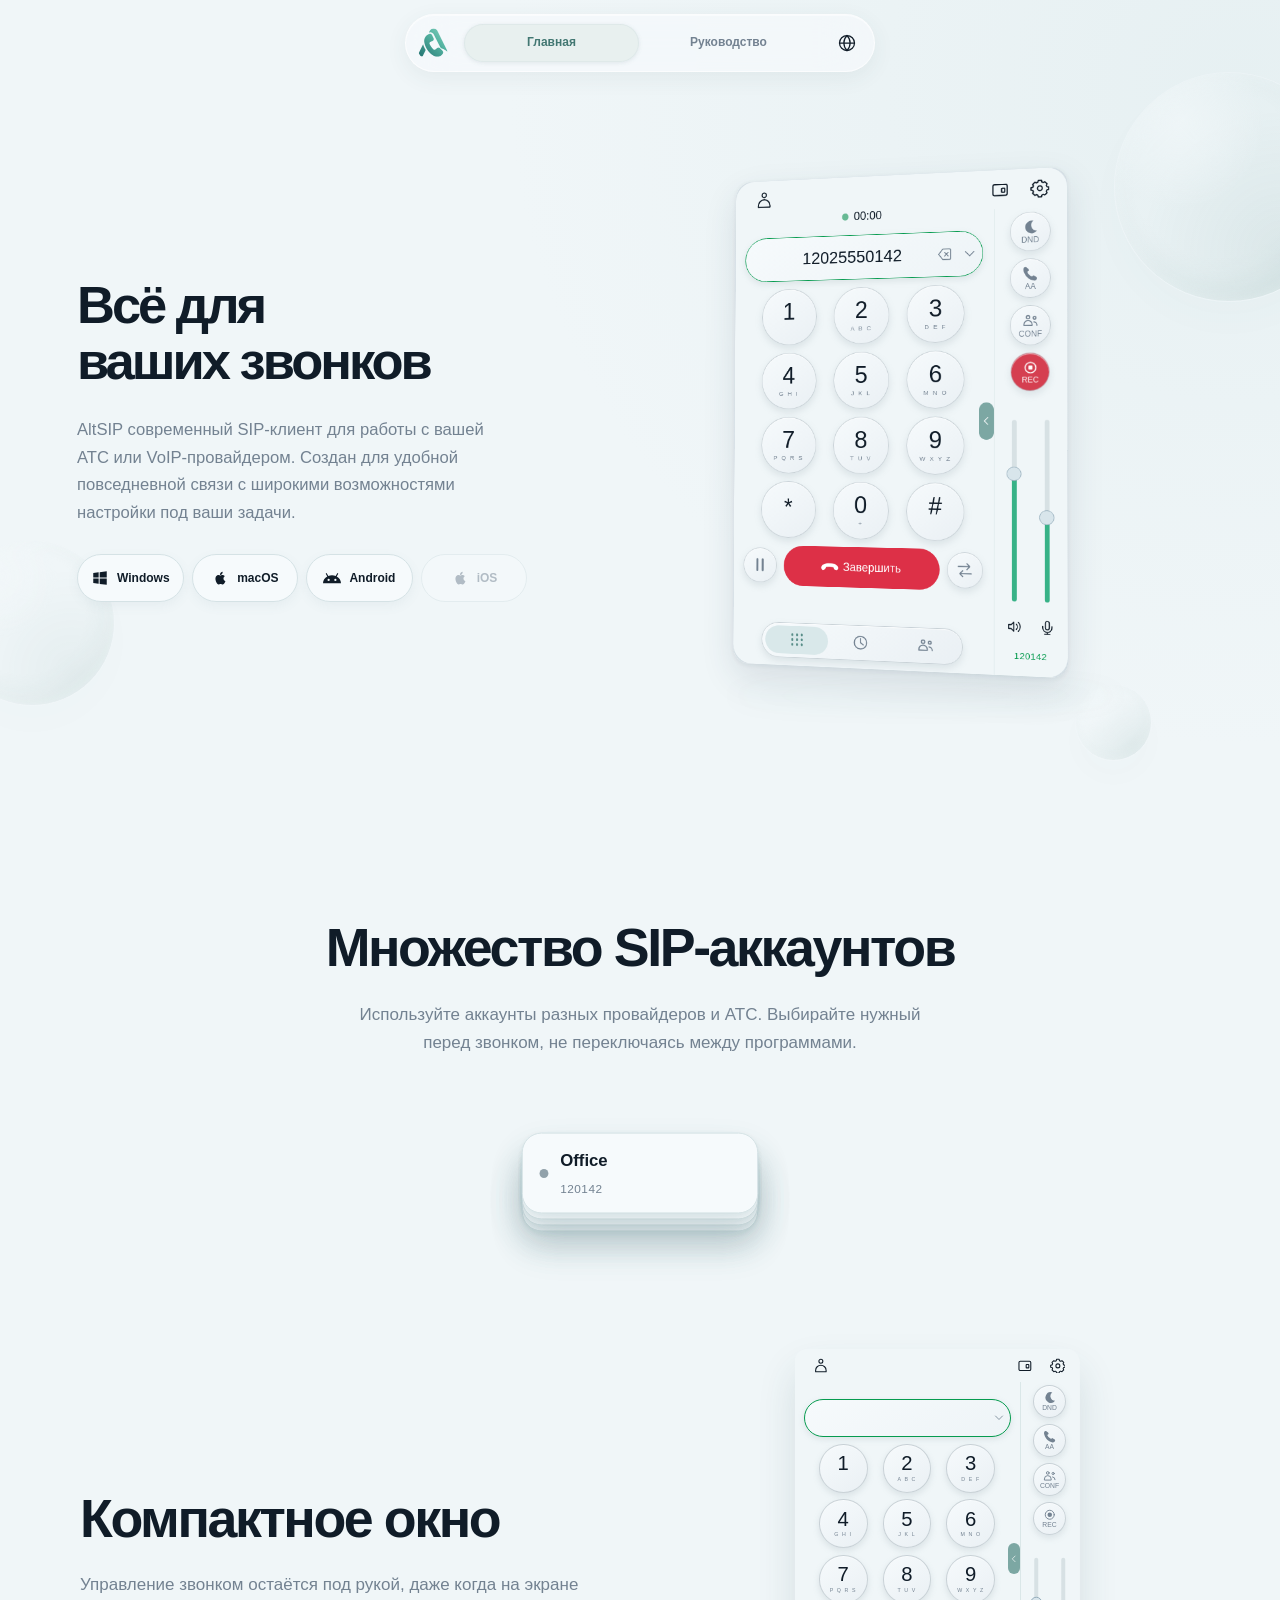
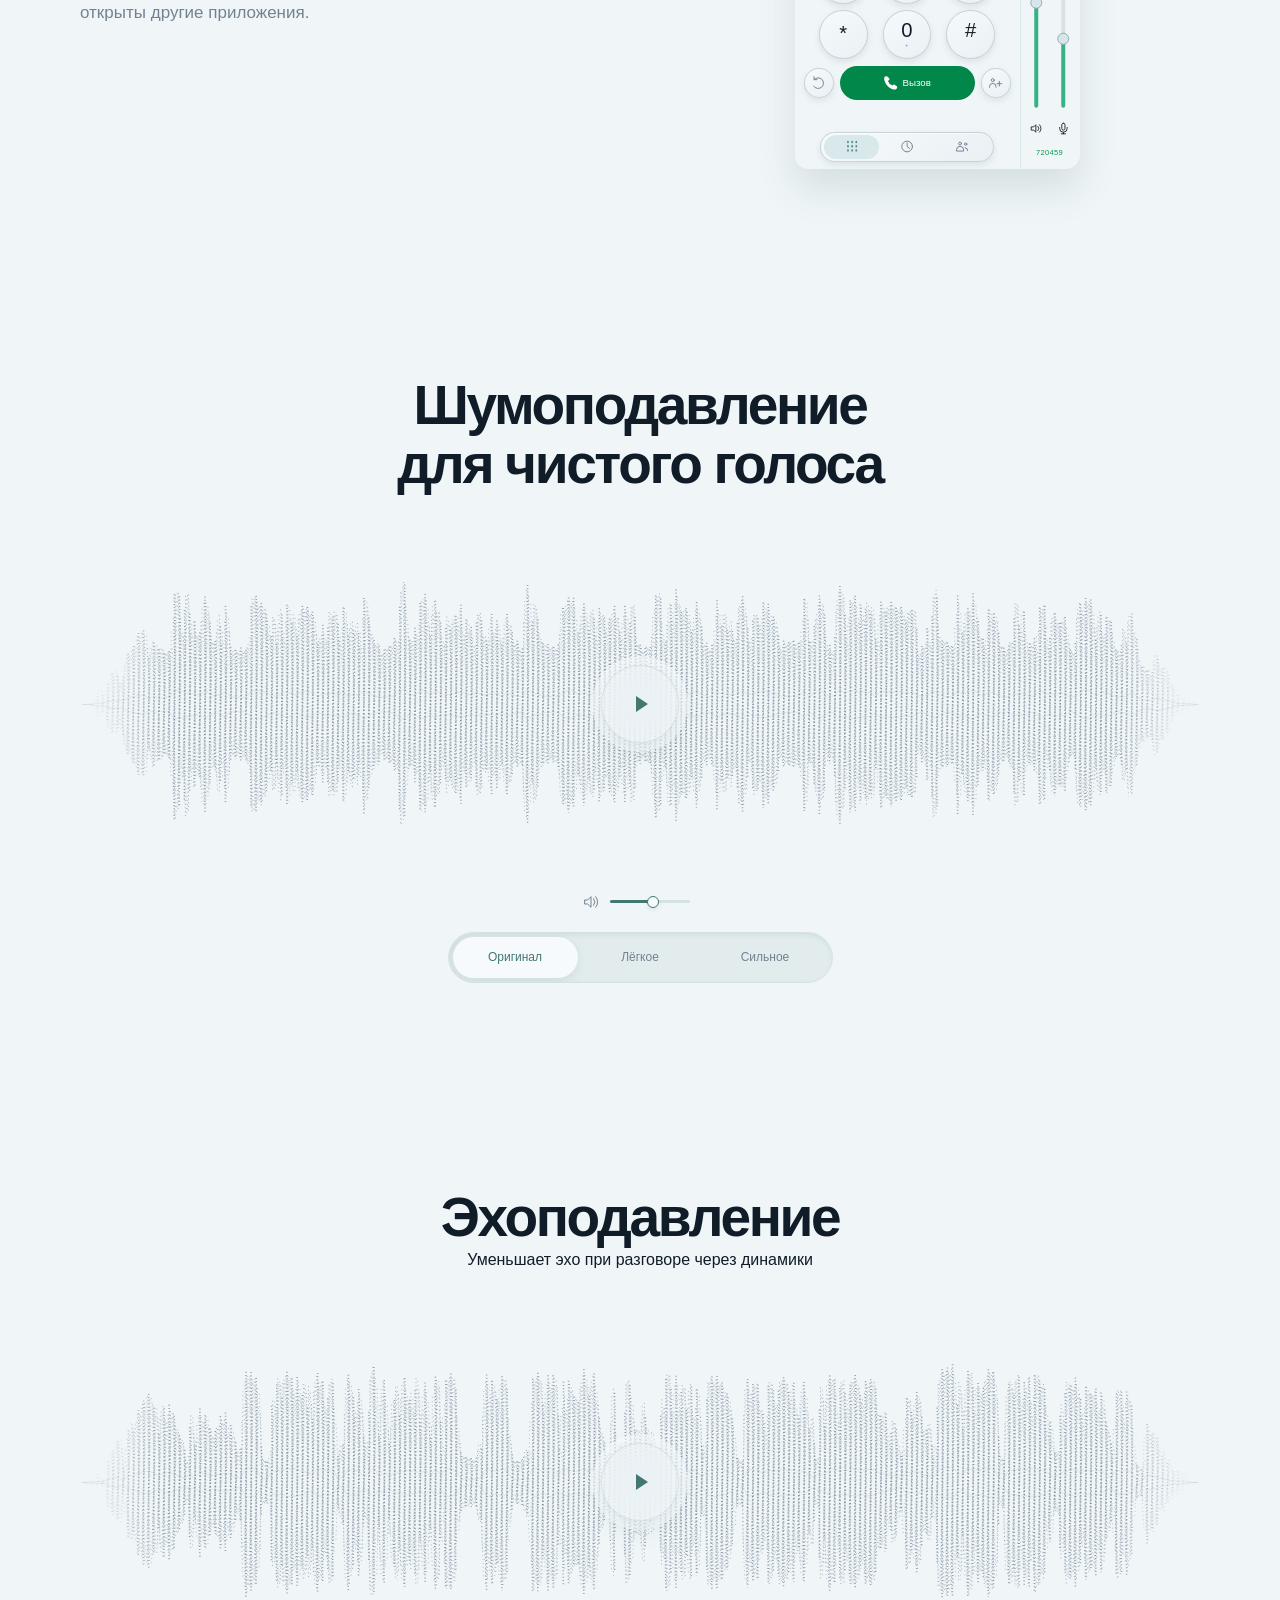
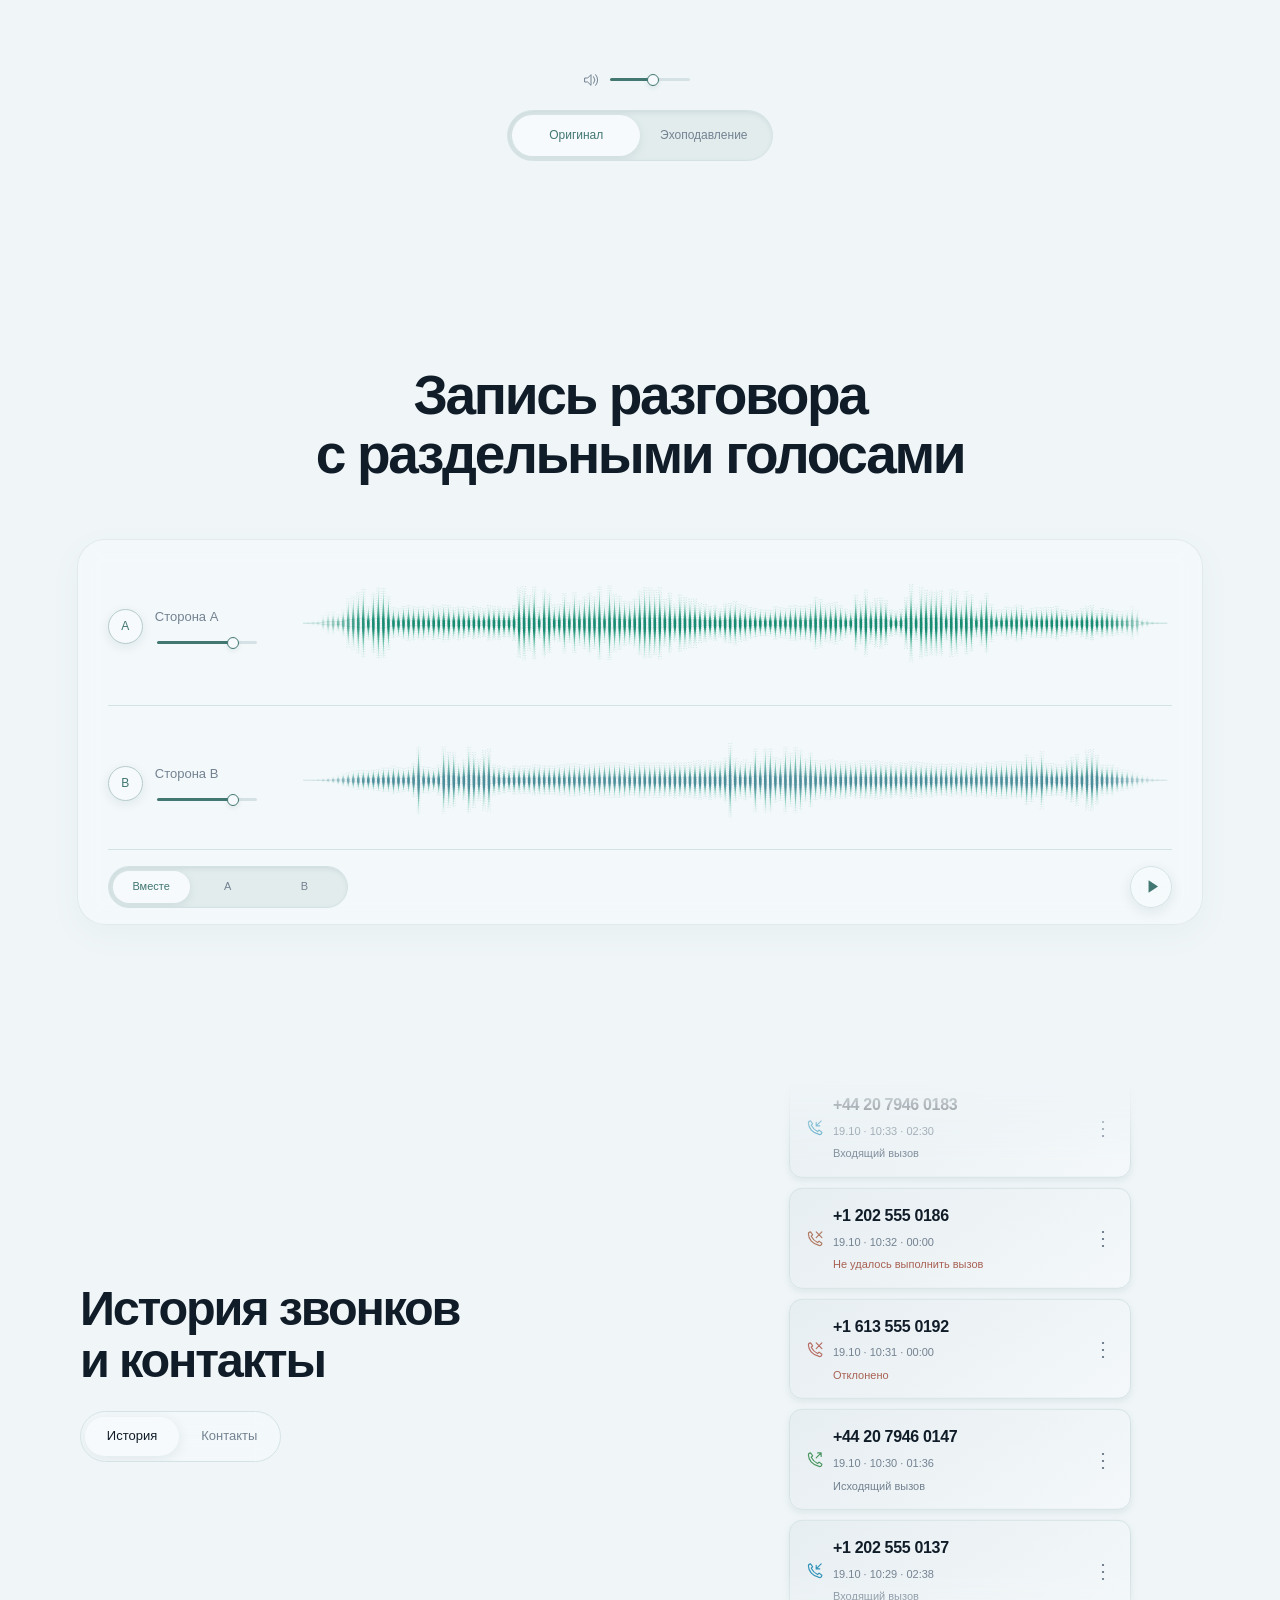
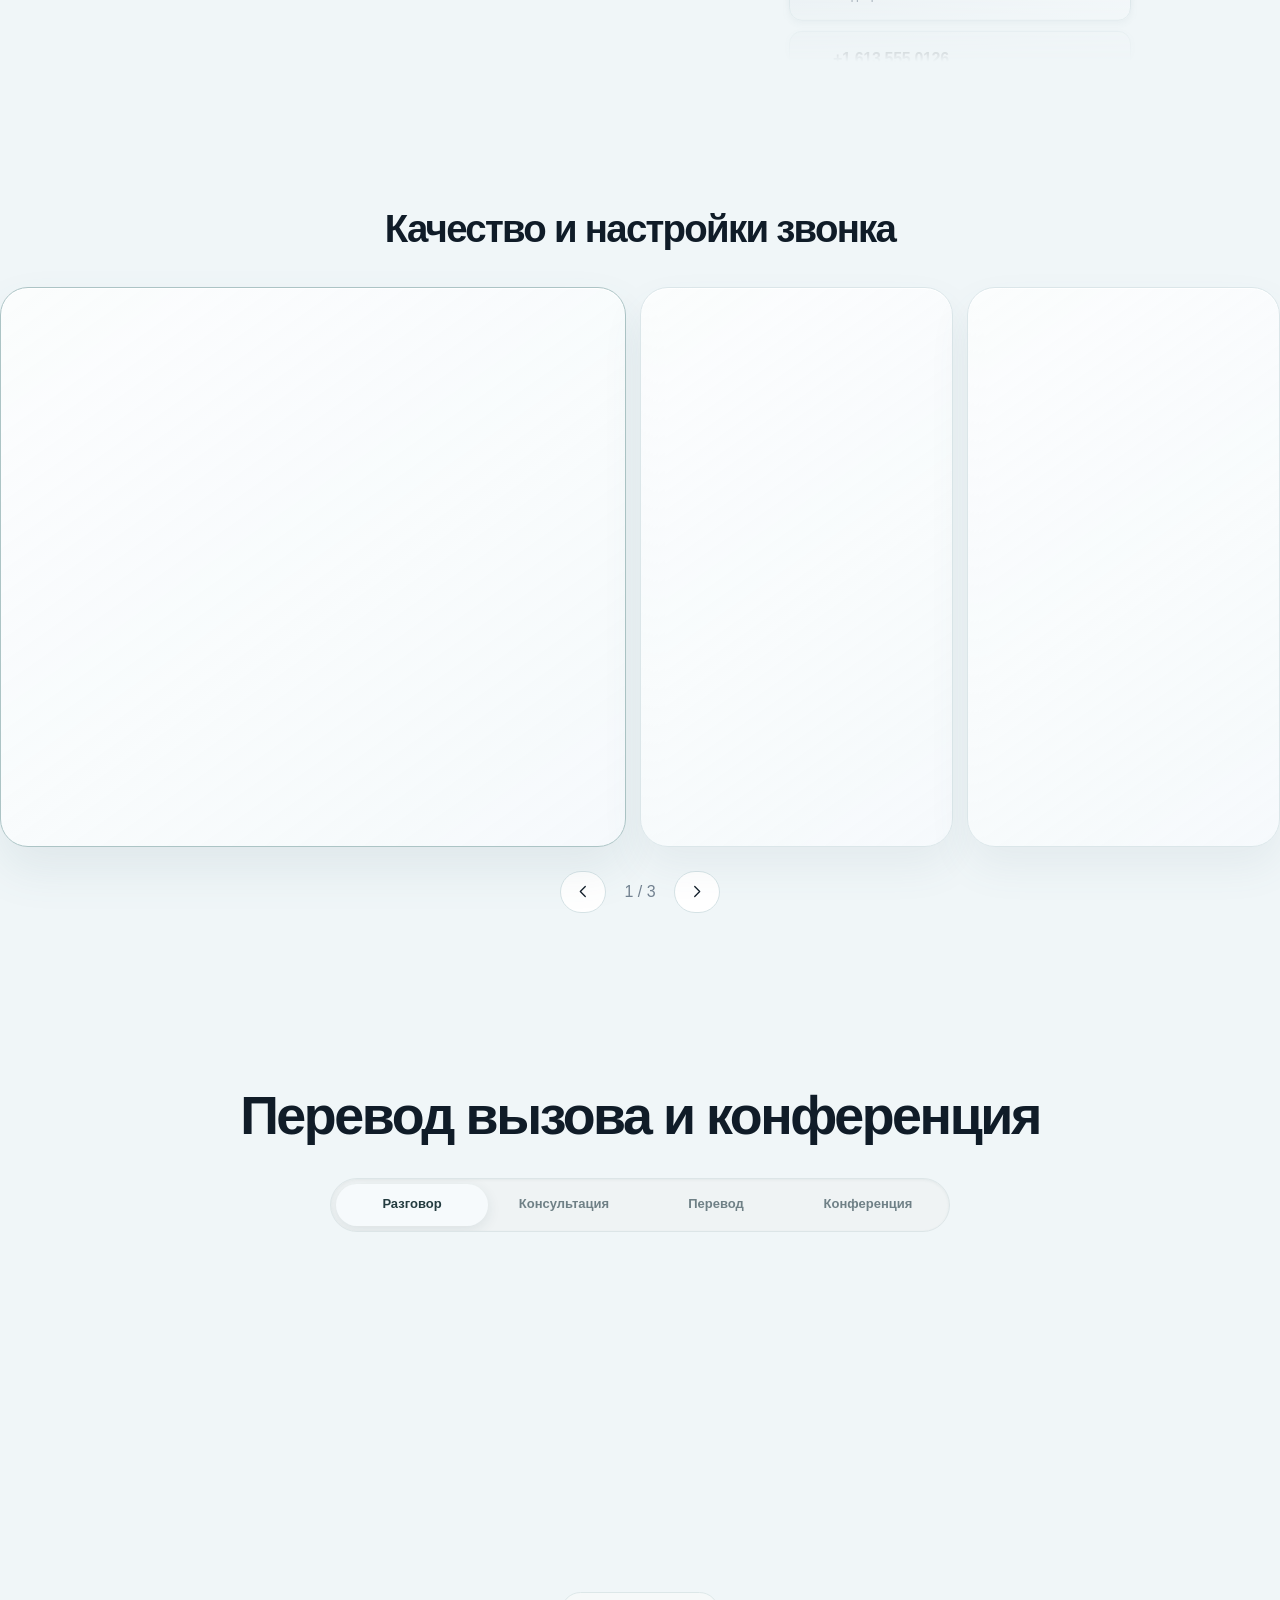
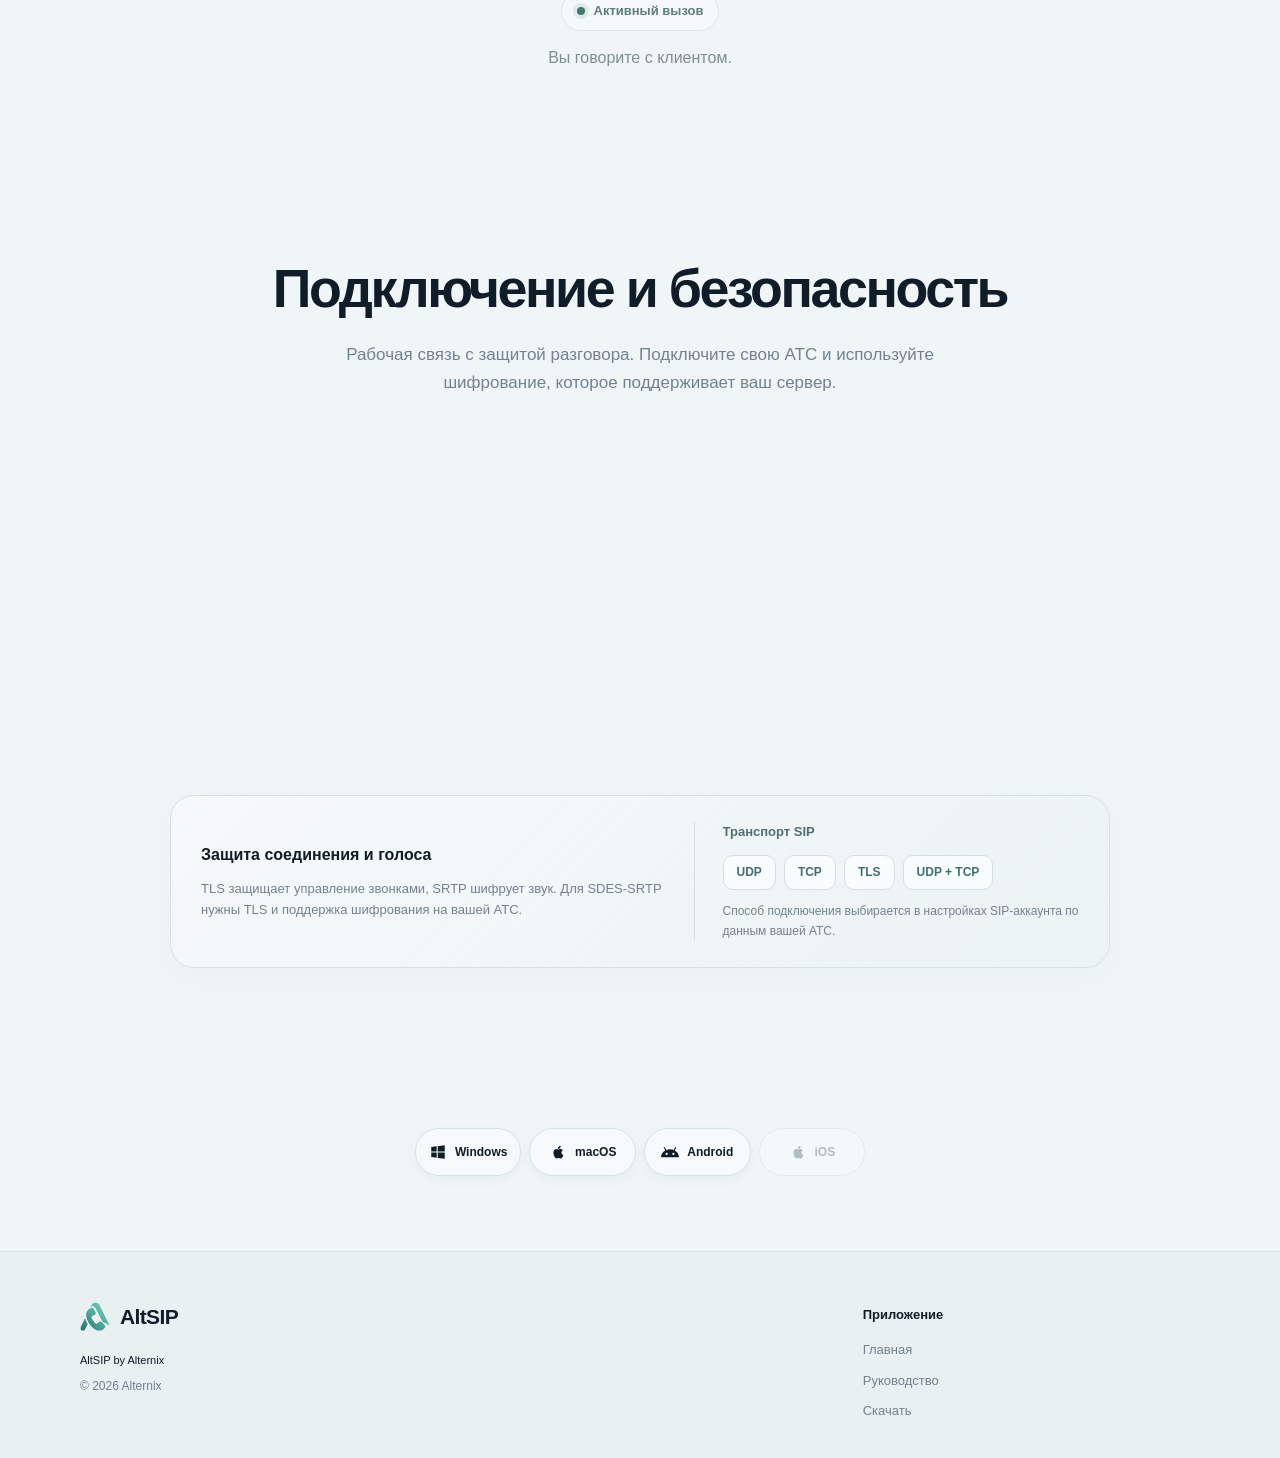
<file: index.html>
<!doctype html>
<html lang="ru"><head><meta charset="utf-8"><meta name="viewport" content="width=device-width,initial-scale=1"><title>AltSIP | SIP-клиент для вашей телефонии</title><meta name="description" content="Софтфон для звонков через вашего SIP-провайдера или рабочую телефонию."><meta property="og:title" content="AltSIP | SIP-клиент для вашей телефонии"><meta property="og:description" content="Софтфон для звонков через вашего SIP-провайдера или рабочую телефонию."><meta name="robots" content="noindex,nofollow"><meta name="altsip-audio-revision" content="d81316233556"><meta name="theme-color" content="#eff5f6"><link rel="icon" href="assets/icon.png"><link rel="stylesheet" href="style.css?v=14defea4f8b7"><link rel="stylesheet" href="demo-app.css?v=3cf6b6edede5"><link rel="stylesheet" href="guide.css?v=b70c171cb1ae"><link rel="stylesheet" href="presentation.css?v=deb7fc3d13be"><link rel="stylesheet" href="home.css?v=a27cb78341da"><link rel="stylesheet" href="product-details.css?v=e5f3601f4b69"><link rel="stylesheet" href="connection-scenes.css?v=22c87a8289f9"><link rel="stylesheet" href="hero-motion.css?v=38f2ab4b9ba9"><script defer src="locales.js?v=30ba3d469219"></script><script defer src="releases.js?v=2a10d019dabe"></script><script defer src="owner-waveforms.js?v=f6e4b6ddcce7"></script><script defer src="audio-engine.js?v=7d99609cf5ab"></script><script defer src="wave-renderer.js?v=c137aee2f641"></script><script defer src="demo-locales.js?v=926282124738"></script><script defer src="demo-fixtures.js?v=5a1b3ef2c4a5"></script><script defer src="demo-app.js?v=d6d904a835ac"></script><script defer src="demo-tour.js?v=c483cf385665"></script><script defer src="guide-current.js?v=d35886d37e3a"></script><script defer src="guide.js?v=73ad6a2656e2"></script><script defer src="feature-gallery.js?v=d8f97958c95c"></script><script defer src="product-details.js?v=979802021ca1"></script><script defer src="connection-scenes.js?v=bbd32a1fe346"></script><script defer src="home-content.js?v=e4d431e8aa3e"></script><script defer src="atmosphere.js?v=7ba077ddc36a"></script><script defer src="app.js?v=0ddb26c8a329"></script><script src="site-routes.js?v=2fbef1f44652"></script></head>
<body id="top"><svg class="svg-defs" aria-hidden="true"><defs><symbol id="i-server" viewBox="0 0 24 24"><rect x="3" y="3" width="18" height="7" rx="2"/><rect x="3" y="14" width="18" height="7" rx="2"/><path d="M7 6.5h.1M7 17.5h.1M11 6.5h6M11 17.5h6"/></symbol>
<symbol id="i-arrow" viewBox="0 0 24 24"><path d="M4 12h16m-6-6 6 6-6 6"/></symbol><symbol id="i-down" viewBox="0 0 24 24"><path d="M12 3v18m-6-6 6 6 6-6"/></symbol>
<symbol id="i-play" viewBox="0 0 24 24"><path d="m7 4 12 8-12 8Z"/></symbol><symbol id="i-pause" viewBox="0 0 24 24"><path d="M8 5v14M16 5v14"/></symbol><symbol id="i-volume" viewBox="0 0 24 24"><path d="M3 9h4l5-5v16l-5-5H3Zm13-2a8 8 0 0 1 0 10m3-13a12 12 0 0 1 0 16"/></symbol>
<symbol id="i-phone" viewBox="0 0 24 24"><path d="m5 3 4 5-3 3c2 3 4 5 7 6l3-3 5 3c-1 4-3 5-6 4C9 19 4 14 2 8 1 5 2 3 5 3Z"/></symbol><symbol id="i-mic" viewBox="0 0 24 24"><rect x="9" y="2" width="6" height="13" rx="3"/><path d="M5 10v2a7 7 0 0 0 14 0v-2M12 19v3m-4 0h8"/></symbol>
<symbol id="i-fan" viewBox="0 0 24 24"><circle cx="12" cy="12" r="2"/><path d="M12 10C5 1 19 0 16 7l-3 3m1 2c11-2 5 11 1 6l-3-4m-2-1c-4 11-12-1-5-2l5 1"/></symbol><symbol id="i-keyboard" viewBox="0 0 24 24"><rect x="2" y="5" width="20" height="14" rx="3"/><path d="M6 9h.1M10 9h.1M14 9h.1M18 9h.1M6 12h.1M10 12h.1M14 12h.1M18 12h.1M7 16h10"/></symbol>
<symbol id="i-person" viewBox="0 0 24 24"><circle cx="12" cy="7" r="3.5"/><path d="M4 21v-3a8 8 0 0 1 16 0v3"/></symbol><symbol id="i-plus" viewBox="0 0 24 24"><path d="M12 4v16M4 12h16"/></symbol><symbol id="i-reset" viewBox="0 0 24 24"><path d="M4 10a8 8 0 1 1 0 5M4 4v6h6"/></symbol><symbol id="i-check" viewBox="0 0 24 24"><path d="m5 12 4 4L20 5"/></symbol>
<symbol id="i-windows" viewBox="0 0 24 24"><path d="M3 5.4 10.2 4.4v7H3Zm8.6-1.2L21 3v8.4h-9.4ZM3 12.8h7.2v7L3 18.8Zm8.6 0H21v8.3l-9.4-1.2Z"/></symbol><symbol id="i-apple" viewBox="0 0 24 24"><path d="M16.6 12.7c0-2 1.6-3 1.7-3.1-.9-1.4-2.4-1.6-2.9-1.6-1.2-.1-2.3.7-2.9.7-.6 0-1.5-.7-2.5-.7-1.4 0-2.7.9-3.4 2.1-1.5 2.6-.4 6.5 1 8.5.7 1 1.4 2 2.5 2 1-.1 1.4-.7 2.7-.7s1.7.7 2.8.6c1.2 0 1.8-1 2.5-2 .8-1.1 1.1-2.2 1.1-2.3-.1 0-2.6-1-2.6-3.5ZM14.7 6.6c.6-.8 1-1.8.9-2.9-.9.1-2 .6-2.7 1.4-.6.7-1.1 1.8-1 2.8 1 .1 2.1-.5 2.8-1.3Z"/></symbol>
</defs><symbol id="i-android" viewBox="0 0 24 24"><g transform="translate(0 1) scale(1.5)"><path d="M2.76 3.061a.5.5 0 0 1 .679.2l1.283 2.352A8.9 8.9 0 0 1 8 5a8.9 8.9 0 0 1 3.278.613l1.283-2.352a.5.5 0 1 1 .878.478l-1.252 2.295C14.475 7.266 16 9.477 16 12H0c0-2.523 1.525-4.734 3.813-5.966L2.56 3.74a.5.5 0 0 1 .2-.678ZM5 10a1 1 0 1 0 0-2 1 1 0 0 0 0 2m6 0a1 1 0 1 0 0-2 1 1 0 0 0 0 2"/></g></symbol><symbol id="i-expand" viewBox="0 0 24 24"><path d="M4 9V4h5m6 0h5v5M4 15v5h5m6 0h5v-5"/></symbol><symbol id="i-copy" viewBox="0 0 24 24"><rect x="8" y="8" width="12" height="13" rx="2"/><path d="M16 8V5a2 2 0 0 0-2-2H5a2 2 0 0 0-2 2v9a2 2 0 0 0 2 2h3"/></symbol><symbol id="i-shield" viewBox="0 0 24 24"><path d="m12 3 8 3v6c0 5-8 9-8 9s-8-4-8-9V6Z"/><path d="m8 12 3 3 5-6"/></symbol></svg><a class="skip" href="#main"><span data-copy="skip">К содержимому</span></a>

<div class="site-atmosphere" aria-hidden="true"><i class="glass-sphere"></i><i class="glass-sphere"></i><i class="glass-sphere"></i></div><header class="header"><a class="brand" href="#top" aria-label="AltSIP"><img src="assets/mark.svg" width="34" height="34" alt=""></a><nav class="page-tabs" role="tablist" data-label="navigation" aria-label="Разделы сайта"><i></i><button type="button" id="tab-home" role="tab" aria-selected="true" aria-controls="home-view" data-page="home"><span data-copy="navHome">Главная</span></button><button type="button" id="tab-guide" role="tab" aria-selected="false" tabindex="-1" aria-controls="guide-view" data-page="guide"><span data-copy="navGuide">Руководство</span></button></nav><div class="language-menu"><button type="button" id="language-trigger" aria-expanded="false" data-label="language" aria-label="Язык"><span id="language-current" class="visually-hidden">Русский</span><svg aria-hidden="true" viewBox="0 0 24 24"><circle cx="12" cy="12" r="9"/><path d="M3 12h18M12 3c5 5 5 13 0 18M12 3c-5 5-5 13 0 18"/></svg></button><div class="language-options" hidden role="group" data-label="language" aria-label="Язык"><button type="button" data-language="de" lang="de" aria-pressed="false">Deutsch</button><button type="button" data-language="en" lang="en" aria-pressed="false">English</button><button type="button" data-language="es" lang="es" aria-pressed="false">Español</button><button type="button" data-language="fr" lang="fr" aria-pressed="false">Français</button><button type="button" data-language="it" lang="it" aria-pressed="false">Italiano</button><button type="button" data-language="pl" lang="pl" aria-pressed="false">Polski</button><button type="button" data-language="pt" lang="pt" aria-pressed="false">Português</button><button type="button" data-language="ru" lang="ru" aria-pressed="true">Русский</button><button type="button" data-language="uk" lang="uk" aria-pressed="false">Українська</button></div></div></header>
<main id="main"><div id="home-view" class="page-view" role="tabpanel" aria-labelledby="tab-home">
<section class="hero-story" id="hero-story"><div class="hero-atmosphere" aria-hidden="true"><div class="glass-ribbon"></div><div class="glass-bead one"></div><div class="glass-bead two"></div><div class="glass-bead three"></div></div><div class="hero"><div class="hero-copy"><h1><span data-copy="heroTitle">Всё для ваших звонков</span></h1><p><span data-copy="heroBody">AltSIP современный SIP-клиент для работы с вашей АТС или VoIP-провайдером. Создан для удобной повседневной связи с широкими возможностями настройки под ваши задачи.</span></p><div class="downloads downloads-top"><a class="download-button windows" href="https://github.com/AlternixApps/AltSIP-Releases/releases/download/windows-wpf-beta-0.1.354/AltSIP-Setup.exe" data-release="windows" aria-label="Windows"><svg aria-hidden="true"><use href="#i-windows"></use></svg><span>Windows</span></a><details class="mac-choice"><summary class="download-button mac" data-label="downloadMac" aria-label="Скачать для macOS"><svg aria-hidden="true"><use href="#i-apple"></use></svg><span>macOS</span></summary><div class="mac-options"><a href="https://github.com/AlternixApps/AltSIP-Releases/releases/download/macos-swift-beta-0.1.77-build91/AltSIP-Swift-0.1.77-build91-arm64.dmg" data-release="macArm"><span>Apple Silicon</span></a><a href="https://github.com/AlternixApps/AltSIP-Releases/releases/download/macos-swift-beta-0.1.77-build91/AltSIP-Swift-0.1.77-build91-x86_64.dmg" data-release="macIntel"><span>Intel</span></a></div></details><a class="download-button android" href="https://play.google.com/store/apps/details?id=com.alternix.altsip" aria-label="Android — Google Play"><svg aria-hidden="true"><use href="#i-android"></use></svg><span>Android</span></a><button class="download-button ios" type="button" disabled><svg aria-hidden="true"><use href="#i-apple"></use></svg><span>iOS</span></button></div></div><div class="demo-stage" id="demo-stage"><div class="demo-position"><div class="demo-angle"><div class="demo-turn"><div class="demo-depth" aria-hidden="true"><i></i><i></i><i></i><i></i><i></i><i></i><i></i><i></i><i></i><i></i></div><div class="demo-front"><div id="sip-demo" inert aria-hidden="true"></div></div><div class="demo-back" aria-hidden="true"><img src="assets/mark.svg" alt=""></div></div></div></div><div class="glass-dock" aria-hidden="true"></div></div></div></section>
<div id="home-overview"></div><section class="download-section home-download" id="download"><div class="downloads downloads-home"><a class="download-button windows" href="https://github.com/AlternixApps/AltSIP-Releases/releases/download/windows-wpf-beta-0.1.354/AltSIP-Setup.exe" data-release="windows" aria-label="Windows"><svg aria-hidden="true"><use href="#i-windows"></use></svg><span>Windows</span></a><details class="mac-choice"><summary class="download-button mac" data-label="downloadMac" aria-label="Скачать для macOS"><svg aria-hidden="true"><use href="#i-apple"></use></svg><span>macOS</span></summary><div class="mac-options"><a href="https://github.com/AlternixApps/AltSIP-Releases/releases/download/macos-swift-beta-0.1.77-build91/AltSIP-Swift-0.1.77-build91-arm64.dmg" data-release="macArm"><span>Apple Silicon</span></a><a href="https://github.com/AlternixApps/AltSIP-Releases/releases/download/macos-swift-beta-0.1.77-build91/AltSIP-Swift-0.1.77-build91-x86_64.dmg" data-release="macIntel"><span>Intel</span></a></div></details><a class="download-button android" href="https://play.google.com/store/apps/details?id=com.alternix.altsip" aria-label="Android — Google Play"><svg aria-hidden="true"><use href="#i-android"></use></svg><span>Android</span></a><button class="download-button ios" type="button" disabled><svg aria-hidden="true"><use href="#i-apple"></use></svg><span>iOS</span></button></div></section><div id="audio-sections" hidden><section class="sound section" id="sound"><div class="section-heading reveal"><h2><span data-copy="soundTitle">Шумоподавление
для чистого голоса</span></h2></div><div class="sound-sculpture reveal" id="sound-player"><canvas id="noise-wave" width="1200" height="380" aria-hidden="true"></canvas><button class="orb-play" id="noise-play" type="button" data-label="play" aria-label="Слушать"><svg aria-hidden="true"><use href="#i-play"></use></svg></button></div><div class="sound-console reveal"><div class="wave-caption"><label class="volume-control"><svg aria-hidden="true"><use href="#i-volume"></use></svg><input id="master-volume" type="range" min="0" max="100" value="55" data-label="volume" aria-label="Громкость"></label></div><div class="audio-processing-row"><div class="segmented noise-mode" role="group" data-label="processing" aria-label="Обработка звука"><span class="capsule-track" aria-hidden="true"><i></i></span><button data-noise-mode="original" aria-pressed="true" type="button"><span data-copy="original">Оригинал</span></button><button data-noise-mode="light" aria-pressed="false" type="button"><span data-copy="light">Лёгкое</span></button><button data-noise-mode="high" aria-pressed="false" type="button"><span data-copy="high">Сильное</span></button></div></div><p id="noise-error" class="player-error" role="status"></p></div></section>
<section class="echo-section section" id="echo"><div class="section-heading reveal"><h2><span data-copy="echoTitle">Эхоподавление</span></h2><p class="lab-lead"><span data-copy="echoBody">Уменьшает эхо при разговоре через динамики</span></p></div><div class="echo-sculpture sound-sculpture reveal" id="echo-player"><canvas id="echo-wave" width="1200" height="380" aria-hidden="true"></canvas><button class="orb-play" id="echo-play" type="button" data-label="play" aria-label="Слушать"><svg aria-hidden="true"><use href="#i-play"></use></svg></button></div><div class="sound-console reveal"><div class="wave-caption"><label class="volume-control"><svg aria-hidden="true"><use href="#i-volume"></use></svg><input id="echo-volume" type="range" min="0" max="100" value="55" data-label="volume" aria-label="Громкость"></label></div><div class="audio-processing-row"><div class="segmented echo-mode" role="group" data-label="processing" aria-label="Обработка звука"><span class="capsule-track" aria-hidden="true"><i></i></span><button data-echo-mode="original" aria-pressed="true" type="button"><span data-copy="echoOriginal">Оригинал</span></button><button data-echo-mode="processed" aria-pressed="false" type="button"><span data-copy="echoProcessed">Эхоподавление</span></button></div></div><p id="echo-error" class="player-error" role="status"></p></div></section>
<section class="record section" id="record"><div class="record-shell"><div class="record-copy reveal"><h2><span data-copy="recordTitle">Запись разговора
с раздельными голосами</span></h2></div><div class="mixer reveal" id="record-player"><div class="track" data-track="a"><div class="track-info"><button type="button" class="track-letter" data-track-solo="a" aria-label="Solo A" aria-pressed="false">A</button><span><span data-copy="sideA">Сторона A</span></span><input id="gain-a" type="range" min="0" max="100" value="80" data-label="gainA" aria-label="Громкость стороны A"></div><canvas id="wave-a" width="700" height="150" aria-hidden="true"></canvas></div><div class="track" data-track="b"><div class="track-info"><button type="button" class="track-letter" data-track-solo="b" aria-label="Solo B" aria-pressed="false">B</button><span><span data-copy="sideB">Сторона B</span></span><input id="gain-b" type="range" min="0" max="100" value="80" data-label="gainB" aria-label="Громкость стороны B"></div><canvas id="wave-b" width="700" height="150" aria-hidden="true"></canvas></div><div class="record-transport"><div class="track-selection segmented" role="group" data-label="trackChoice" aria-label="Дорожки записи"><span class="capsule-track" aria-hidden="true"><i></i></span><button data-solo="both" aria-pressed="true"><span data-copy="both">Вместе</span></button><button data-solo="a" aria-pressed="false">A</button><button data-solo="b" aria-pressed="false">B</button></div><div class="time-and-play"><button class="round-play" id="record-play" type="button" data-label="play" aria-label="Слушать"><svg aria-hidden="true"><use href="#i-play"></use></svg></button></div></div><p id="record-error" class="player-error" role="status"></p></div></div></section>
</div></div><section id="guide-view" class="page-view" role="tabpanel" aria-labelledby="tab-guide" hidden><div id="guide"></div></section></main><footer class="site-footer"><div class="footer-inner"><div class="footer-about"><a href="#home" data-route="home" data-anchor="hero-story" class="footer-brand"><img src="assets/mark.svg" width="30" height="30" alt=""><span>AltSIP</span></a><a class="footer-credit" href="https://alternixapps.github.io/"><span data-copy="footer">AltSIP by Alternix</span></a><p class="footer-copyright">© 2026 Alternix</p></div><nav data-label="footerNavigation" aria-label="Навигация в подвале"><strong><span data-copy="footerProduct">Приложение</span></strong><a href="#home" data-route="home" data-anchor="hero-story"><span data-copy="navHome">Главная</span></a><a href="#guide" data-route="guide"><span data-copy="navGuide">Руководство</span></a><button type="button" class="footer-download" data-open-download><span data-copy="download">Скачать</span></button></nav></div></footer><dialog class="download-dialog" id="download-dialog" aria-labelledby="download-dialog-title"><button type="button" class="download-close" data-close-download data-label="close" aria-label="Закрыть">×</button><h2 id="download-dialog-title"><span data-copy="download">Скачать</span></h2><div class="downloads downloads-dialog"><a class="download-button windows" href="https://github.com/AlternixApps/AltSIP-Releases/releases/download/windows-wpf-beta-0.1.354/AltSIP-Setup.exe" data-release="windows" aria-label="Windows"><svg aria-hidden="true"><use href="#i-windows"></use></svg><span>Windows</span></a><details class="mac-choice"><summary class="download-button mac" data-label="downloadMac" aria-label="Скачать для macOS"><svg aria-hidden="true"><use href="#i-apple"></use></svg><span>macOS</span></summary><div class="mac-options"><a href="https://github.com/AlternixApps/AltSIP-Releases/releases/download/macos-swift-beta-0.1.77-build91/AltSIP-Swift-0.1.77-build91-arm64.dmg" data-release="macArm"><span>Apple Silicon</span></a><a href="https://github.com/AlternixApps/AltSIP-Releases/releases/download/macos-swift-beta-0.1.77-build91/AltSIP-Swift-0.1.77-build91-x86_64.dmg" data-release="macIntel"><span>Intel</span></a></div></details><a class="download-button android" href="https://play.google.com/store/apps/details?id=com.alternix.altsip" aria-label="Android — Google Play"><svg aria-hidden="true"><use href="#i-android"></use></svg><span>Android</span></a><button class="download-button ios" type="button" disabled><svg aria-hidden="true"><use href="#i-apple"></use></svg><span>iOS</span></button></div></dialog><a class="back-top" href="#top" data-label="backTop" aria-label="Наверх"><svg aria-hidden="true" viewBox="0 0 24 24"><path d="m6 14 6-6 6 6"/></svg></a></body></html>
</file>
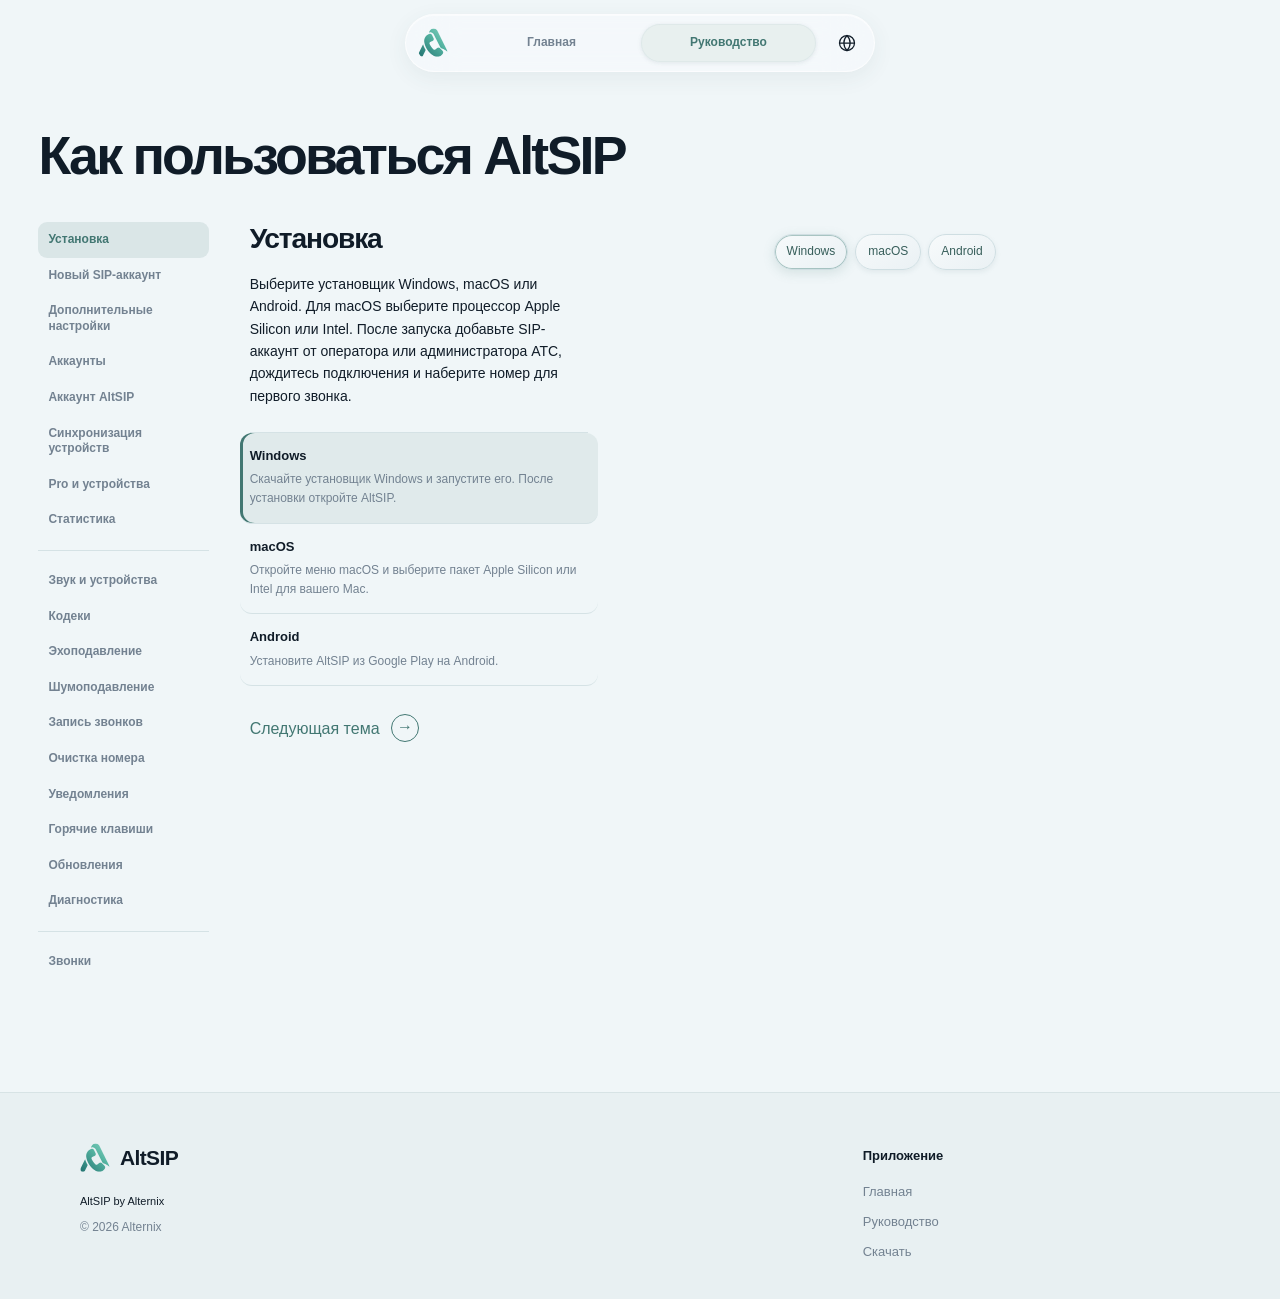
<file: guide/index.html>
<!doctype html>
<html lang="ru"><head><meta charset="utf-8"><meta name="viewport" content="width=device-width,initial-scale=1"><title>AltSIP | SIP-клиент для вашей телефонии</title><meta name="description" content="Софтфон для звонков через вашего SIP-провайдера или рабочую телефонию."><meta property="og:title" content="AltSIP | SIP-клиент для вашей телефонии"><meta property="og:description" content="Софтфон для звонков через вашего SIP-провайдера или рабочую телефонию."><meta name="robots" content="noindex,nofollow"><meta name="altsip-audio-revision" content="d81316233556"><meta name="theme-color" content="#eff5f6"><link rel="icon" href="../assets/icon.png"><link rel="stylesheet" href="../style.css?v=14defea4f8b7"><link rel="stylesheet" href="../demo-app.css?v=3cf6b6edede5"><link rel="stylesheet" href="../guide.css?v=b70c171cb1ae"><link rel="stylesheet" href="../presentation.css?v=deb7fc3d13be"><link rel="stylesheet" href="../home.css?v=a27cb78341da"><link rel="stylesheet" href="../product-details.css?v=e5f3601f4b69"><link rel="stylesheet" href="../connection-scenes.css?v=22c87a8289f9"><link rel="stylesheet" href="../hero-motion.css?v=38f2ab4b9ba9"><script defer src="../locales.js?v=30ba3d469219"></script><script defer src="../releases.js?v=2a10d019dabe"></script><script defer src="../owner-waveforms.js?v=f6e4b6ddcce7"></script><script defer src="../audio-engine.js?v=7d99609cf5ab"></script><script defer src="../wave-renderer.js?v=c137aee2f641"></script><script defer src="../demo-locales.js?v=926282124738"></script><script defer src="../demo-fixtures.js?v=5a1b3ef2c4a5"></script><script defer src="../demo-app.js?v=d6d904a835ac"></script><script defer src="../demo-tour.js?v=c483cf385665"></script><script defer src="../guide-current.js?v=d35886d37e3a"></script><script defer src="../guide.js?v=73ad6a2656e2"></script><script defer src="../feature-gallery.js?v=d8f97958c95c"></script><script defer src="../product-details.js?v=979802021ca1"></script><script defer src="../connection-scenes.js?v=bbd32a1fe346"></script><script defer src="../home-content.js?v=e4d431e8aa3e"></script><script defer src="../atmosphere.js?v=7ba077ddc36a"></script><script defer src="../app.js?v=0ddb26c8a329"></script><script src="../site-routes.js?v=2fbef1f44652"></script></head>
<body id="top"><svg class="svg-defs" aria-hidden="true"><defs><symbol id="i-server" viewBox="0 0 24 24"><rect x="3" y="3" width="18" height="7" rx="2"/><rect x="3" y="14" width="18" height="7" rx="2"/><path d="M7 6.5h.1M7 17.5h.1M11 6.5h6M11 17.5h6"/></symbol>
<symbol id="i-arrow" viewBox="0 0 24 24"><path d="M4 12h16m-6-6 6 6-6 6"/></symbol><symbol id="i-down" viewBox="0 0 24 24"><path d="M12 3v18m-6-6 6 6 6-6"/></symbol>
<symbol id="i-play" viewBox="0 0 24 24"><path d="m7 4 12 8-12 8Z"/></symbol><symbol id="i-pause" viewBox="0 0 24 24"><path d="M8 5v14M16 5v14"/></symbol><symbol id="i-volume" viewBox="0 0 24 24"><path d="M3 9h4l5-5v16l-5-5H3Zm13-2a8 8 0 0 1 0 10m3-13a12 12 0 0 1 0 16"/></symbol>
<symbol id="i-phone" viewBox="0 0 24 24"><path d="m5 3 4 5-3 3c2 3 4 5 7 6l3-3 5 3c-1 4-3 5-6 4C9 19 4 14 2 8 1 5 2 3 5 3Z"/></symbol><symbol id="i-mic" viewBox="0 0 24 24"><rect x="9" y="2" width="6" height="13" rx="3"/><path d="M5 10v2a7 7 0 0 0 14 0v-2M12 19v3m-4 0h8"/></symbol>
<symbol id="i-fan" viewBox="0 0 24 24"><circle cx="12" cy="12" r="2"/><path d="M12 10C5 1 19 0 16 7l-3 3m1 2c11-2 5 11 1 6l-3-4m-2-1c-4 11-12-1-5-2l5 1"/></symbol><symbol id="i-keyboard" viewBox="0 0 24 24"><rect x="2" y="5" width="20" height="14" rx="3"/><path d="M6 9h.1M10 9h.1M14 9h.1M18 9h.1M6 12h.1M10 12h.1M14 12h.1M18 12h.1M7 16h10"/></symbol>
<symbol id="i-person" viewBox="0 0 24 24"><circle cx="12" cy="7" r="3.5"/><path d="M4 21v-3a8 8 0 0 1 16 0v3"/></symbol><symbol id="i-plus" viewBox="0 0 24 24"><path d="M12 4v16M4 12h16"/></symbol><symbol id="i-reset" viewBox="0 0 24 24"><path d="M4 10a8 8 0 1 1 0 5M4 4v6h6"/></symbol><symbol id="i-check" viewBox="0 0 24 24"><path d="m5 12 4 4L20 5"/></symbol>
<symbol id="i-windows" viewBox="0 0 24 24"><path d="M3 5.4 10.2 4.4v7H3Zm8.6-1.2L21 3v8.4h-9.4ZM3 12.8h7.2v7L3 18.8Zm8.6 0H21v8.3l-9.4-1.2Z"/></symbol><symbol id="i-apple" viewBox="0 0 24 24"><path d="M16.6 12.7c0-2 1.6-3 1.7-3.1-.9-1.4-2.4-1.6-2.9-1.6-1.2-.1-2.3.7-2.9.7-.6 0-1.5-.7-2.5-.7-1.4 0-2.7.9-3.4 2.1-1.5 2.6-.4 6.5 1 8.5.7 1 1.4 2 2.5 2 1-.1 1.4-.7 2.7-.7s1.7.7 2.8.6c1.2 0 1.8-1 2.5-2 .8-1.1 1.1-2.2 1.1-2.3-.1 0-2.6-1-2.6-3.5ZM14.7 6.6c.6-.8 1-1.8.9-2.9-.9.1-2 .6-2.7 1.4-.6.7-1.1 1.8-1 2.8 1 .1 2.1-.5 2.8-1.3Z"/></symbol>
</defs><symbol id="i-android" viewBox="0 0 24 24"><g transform="translate(0 1) scale(1.5)"><path d="M2.76 3.061a.5.5 0 0 1 .679.2l1.283 2.352A8.9 8.9 0 0 1 8 5a8.9 8.9 0 0 1 3.278.613l1.283-2.352a.5.5 0 1 1 .878.478l-1.252 2.295C14.475 7.266 16 9.477 16 12H0c0-2.523 1.525-4.734 3.813-5.966L2.56 3.74a.5.5 0 0 1 .2-.678ZM5 10a1 1 0 1 0 0-2 1 1 0 0 0 0 2m6 0a1 1 0 1 0 0-2 1 1 0 0 0 0 2"/></g></symbol><symbol id="i-expand" viewBox="0 0 24 24"><path d="M4 9V4h5m6 0h5v5M4 15v5h5m6 0h5v-5"/></symbol><symbol id="i-copy" viewBox="0 0 24 24"><rect x="8" y="8" width="12" height="13" rx="2"/><path d="M16 8V5a2 2 0 0 0-2-2H5a2 2 0 0 0-2 2v9a2 2 0 0 0 2 2h3"/></symbol><symbol id="i-shield" viewBox="0 0 24 24"><path d="m12 3 8 3v6c0 5-8 9-8 9s-8-4-8-9V6Z"/><path d="m8 12 3 3 5-6"/></symbol></svg><a class="skip" href="#main"><span data-copy="skip">К содержимому</span></a>

<div class="site-atmosphere" aria-hidden="true"><i class="glass-sphere"></i><i class="glass-sphere"></i><i class="glass-sphere"></i></div><header class="header"><a class="brand" href="#top" aria-label="AltSIP"><img src="../assets/mark.svg" width="34" height="34" alt=""></a><nav class="page-tabs" role="tablist" data-label="navigation" aria-label="Разделы сайта"><i></i><button type="button" id="tab-home" role="tab" aria-selected="true" aria-controls="home-view" data-page="home"><span data-copy="navHome">Главная</span></button><button type="button" id="tab-guide" role="tab" aria-selected="false" tabindex="-1" aria-controls="guide-view" data-page="guide"><span data-copy="navGuide">Руководство</span></button></nav><div class="language-menu"><button type="button" id="language-trigger" aria-expanded="false" data-label="language" aria-label="Язык"><span id="language-current" class="visually-hidden">Русский</span><svg aria-hidden="true" viewBox="0 0 24 24"><circle cx="12" cy="12" r="9"/><path d="M3 12h18M12 3c5 5 5 13 0 18M12 3c-5 5-5 13 0 18"/></svg></button><div class="language-options" hidden role="group" data-label="language" aria-label="Язык"><button type="button" data-language="de" lang="de" aria-pressed="false">Deutsch</button><button type="button" data-language="en" lang="en" aria-pressed="false">English</button><button type="button" data-language="es" lang="es" aria-pressed="false">Español</button><button type="button" data-language="fr" lang="fr" aria-pressed="false">Français</button><button type="button" data-language="it" lang="it" aria-pressed="false">Italiano</button><button type="button" data-language="pl" lang="pl" aria-pressed="false">Polski</button><button type="button" data-language="pt" lang="pt" aria-pressed="false">Português</button><button type="button" data-language="ru" lang="ru" aria-pressed="true">Русский</button><button type="button" data-language="uk" lang="uk" aria-pressed="false">Українська</button></div></div></header>
<main id="main"><div id="home-view" class="page-view" role="tabpanel" aria-labelledby="tab-home">
<section class="hero-story" id="hero-story"><div class="hero-atmosphere" aria-hidden="true"><div class="glass-ribbon"></div><div class="glass-bead one"></div><div class="glass-bead two"></div><div class="glass-bead three"></div></div><div class="hero"><div class="hero-copy"><h1><span data-copy="heroTitle">Всё для ваших звонков</span></h1><p><span data-copy="heroBody">AltSIP современный SIP-клиент для работы с вашей АТС или VoIP-провайдером. Создан для удобной повседневной связи с широкими возможностями настройки под ваши задачи.</span></p><div class="downloads downloads-top"><a class="download-button windows" href="https://github.com/AlternixApps/AltSIP-Releases/releases/download/windows-wpf-beta-0.1.354/AltSIP-Setup.exe" data-release="windows" aria-label="Windows"><svg aria-hidden="true"><use href="#i-windows"></use></svg><span>Windows</span></a><details class="mac-choice"><summary class="download-button mac" data-label="downloadMac" aria-label="Скачать для macOS"><svg aria-hidden="true"><use href="#i-apple"></use></svg><span>macOS</span></summary><div class="mac-options"><a href="https://github.com/AlternixApps/AltSIP-Releases/releases/download/macos-swift-beta-0.1.77-build91/AltSIP-Swift-0.1.77-build91-arm64.dmg" data-release="macArm"><span>Apple Silicon</span></a><a href="https://github.com/AlternixApps/AltSIP-Releases/releases/download/macos-swift-beta-0.1.77-build91/AltSIP-Swift-0.1.77-build91-x86_64.dmg" data-release="macIntel"><span>Intel</span></a></div></details><a class="download-button android" href="https://play.google.com/store/apps/details?id=com.alternix.altsip" aria-label="Android — Google Play"><svg aria-hidden="true"><use href="#i-android"></use></svg><span>Android</span></a><button class="download-button ios" type="button" disabled><svg aria-hidden="true"><use href="#i-apple"></use></svg><span>iOS</span></button></div></div><div class="demo-stage" id="demo-stage"><div class="demo-position"><div class="demo-angle"><div class="demo-turn"><div class="demo-depth" aria-hidden="true"><i></i><i></i><i></i><i></i><i></i><i></i><i></i><i></i><i></i><i></i></div><div class="demo-front"><div id="sip-demo" inert aria-hidden="true"></div></div><div class="demo-back" aria-hidden="true"><img src="../assets/mark.svg" alt=""></div></div></div></div><div class="glass-dock" aria-hidden="true"></div></div></div></section>
<div id="home-overview"></div><section class="download-section home-download" id="download"><div class="downloads downloads-home"><a class="download-button windows" href="https://github.com/AlternixApps/AltSIP-Releases/releases/download/windows-wpf-beta-0.1.354/AltSIP-Setup.exe" data-release="windows" aria-label="Windows"><svg aria-hidden="true"><use href="#i-windows"></use></svg><span>Windows</span></a><details class="mac-choice"><summary class="download-button mac" data-label="downloadMac" aria-label="Скачать для macOS"><svg aria-hidden="true"><use href="#i-apple"></use></svg><span>macOS</span></summary><div class="mac-options"><a href="https://github.com/AlternixApps/AltSIP-Releases/releases/download/macos-swift-beta-0.1.77-build91/AltSIP-Swift-0.1.77-build91-arm64.dmg" data-release="macArm"><span>Apple Silicon</span></a><a href="https://github.com/AlternixApps/AltSIP-Releases/releases/download/macos-swift-beta-0.1.77-build91/AltSIP-Swift-0.1.77-build91-x86_64.dmg" data-release="macIntel"><span>Intel</span></a></div></details><a class="download-button android" href="https://play.google.com/store/apps/details?id=com.alternix.altsip" aria-label="Android — Google Play"><svg aria-hidden="true"><use href="#i-android"></use></svg><span>Android</span></a><button class="download-button ios" type="button" disabled><svg aria-hidden="true"><use href="#i-apple"></use></svg><span>iOS</span></button></div></section><div id="audio-sections" hidden><section class="sound section" id="sound"><div class="section-heading reveal"><h2><span data-copy="soundTitle">Шумоподавление
для чистого голоса</span></h2></div><div class="sound-sculpture reveal" id="sound-player"><canvas id="noise-wave" width="1200" height="380" aria-hidden="true"></canvas><button class="orb-play" id="noise-play" type="button" data-label="play" aria-label="Слушать"><svg aria-hidden="true"><use href="#i-play"></use></svg></button></div><div class="sound-console reveal"><div class="wave-caption"><label class="volume-control"><svg aria-hidden="true"><use href="#i-volume"></use></svg><input id="master-volume" type="range" min="0" max="100" value="55" data-label="volume" aria-label="Громкость"></label></div><div class="audio-processing-row"><div class="segmented noise-mode" role="group" data-label="processing" aria-label="Обработка звука"><span class="capsule-track" aria-hidden="true"><i></i></span><button data-noise-mode="original" aria-pressed="true" type="button"><span data-copy="original">Оригинал</span></button><button data-noise-mode="light" aria-pressed="false" type="button"><span data-copy="light">Лёгкое</span></button><button data-noise-mode="high" aria-pressed="false" type="button"><span data-copy="high">Сильное</span></button></div></div><p id="noise-error" class="player-error" role="status"></p></div></section>
<section class="echo-section section" id="echo"><div class="section-heading reveal"><h2><span data-copy="echoTitle">Эхоподавление</span></h2><p class="lab-lead"><span data-copy="echoBody">Уменьшает эхо при разговоре через динамики</span></p></div><div class="echo-sculpture sound-sculpture reveal" id="echo-player"><canvas id="echo-wave" width="1200" height="380" aria-hidden="true"></canvas><button class="orb-play" id="echo-play" type="button" data-label="play" aria-label="Слушать"><svg aria-hidden="true"><use href="#i-play"></use></svg></button></div><div class="sound-console reveal"><div class="wave-caption"><label class="volume-control"><svg aria-hidden="true"><use href="#i-volume"></use></svg><input id="echo-volume" type="range" min="0" max="100" value="55" data-label="volume" aria-label="Громкость"></label></div><div class="audio-processing-row"><div class="segmented echo-mode" role="group" data-label="processing" aria-label="Обработка звука"><span class="capsule-track" aria-hidden="true"><i></i></span><button data-echo-mode="original" aria-pressed="true" type="button"><span data-copy="echoOriginal">Оригинал</span></button><button data-echo-mode="processed" aria-pressed="false" type="button"><span data-copy="echoProcessed">Эхоподавление</span></button></div></div><p id="echo-error" class="player-error" role="status"></p></div></section>
<section class="record section" id="record"><div class="record-shell"><div class="record-copy reveal"><h2><span data-copy="recordTitle">Запись разговора
с раздельными голосами</span></h2></div><div class="mixer reveal" id="record-player"><div class="track" data-track="a"><div class="track-info"><button type="button" class="track-letter" data-track-solo="a" aria-label="Solo A" aria-pressed="false">A</button><span><span data-copy="sideA">Сторона A</span></span><input id="gain-a" type="range" min="0" max="100" value="80" data-label="gainA" aria-label="Громкость стороны A"></div><canvas id="wave-a" width="700" height="150" aria-hidden="true"></canvas></div><div class="track" data-track="b"><div class="track-info"><button type="button" class="track-letter" data-track-solo="b" aria-label="Solo B" aria-pressed="false">B</button><span><span data-copy="sideB">Сторона B</span></span><input id="gain-b" type="range" min="0" max="100" value="80" data-label="gainB" aria-label="Громкость стороны B"></div><canvas id="wave-b" width="700" height="150" aria-hidden="true"></canvas></div><div class="record-transport"><div class="track-selection segmented" role="group" data-label="trackChoice" aria-label="Дорожки записи"><span class="capsule-track" aria-hidden="true"><i></i></span><button data-solo="both" aria-pressed="true"><span data-copy="both">Вместе</span></button><button data-solo="a" aria-pressed="false">A</button><button data-solo="b" aria-pressed="false">B</button></div><div class="time-and-play"><button class="round-play" id="record-play" type="button" data-label="play" aria-label="Слушать"><svg aria-hidden="true"><use href="#i-play"></use></svg></button></div></div><p id="record-error" class="player-error" role="status"></p></div></div></section>
</div></div><section id="guide-view" class="page-view" role="tabpanel" aria-labelledby="tab-guide" hidden><div id="guide"></div></section></main><footer class="site-footer"><div class="footer-inner"><div class="footer-about"><a href="#home" data-route="home" data-anchor="hero-story" class="footer-brand"><img src="../assets/mark.svg" width="30" height="30" alt=""><span>AltSIP</span></a><a class="footer-credit" href="https://alternixapps.github.io/"><span data-copy="footer">AltSIP by Alternix</span></a><p class="footer-copyright">© 2026 Alternix</p></div><nav data-label="footerNavigation" aria-label="Навигация в подвале"><strong><span data-copy="footerProduct">Приложение</span></strong><a href="#home" data-route="home" data-anchor="hero-story"><span data-copy="navHome">Главная</span></a><a href="#guide" data-route="guide"><span data-copy="navGuide">Руководство</span></a><button type="button" class="footer-download" data-open-download><span data-copy="download">Скачать</span></button></nav></div></footer><dialog class="download-dialog" id="download-dialog" aria-labelledby="download-dialog-title"><button type="button" class="download-close" data-close-download data-label="close" aria-label="Закрыть">×</button><h2 id="download-dialog-title"><span data-copy="download">Скачать</span></h2><div class="downloads downloads-dialog"><a class="download-button windows" href="https://github.com/AlternixApps/AltSIP-Releases/releases/download/windows-wpf-beta-0.1.354/AltSIP-Setup.exe" data-release="windows" aria-label="Windows"><svg aria-hidden="true"><use href="#i-windows"></use></svg><span>Windows</span></a><details class="mac-choice"><summary class="download-button mac" data-label="downloadMac" aria-label="Скачать для macOS"><svg aria-hidden="true"><use href="#i-apple"></use></svg><span>macOS</span></summary><div class="mac-options"><a href="https://github.com/AlternixApps/AltSIP-Releases/releases/download/macos-swift-beta-0.1.77-build91/AltSIP-Swift-0.1.77-build91-arm64.dmg" data-release="macArm"><span>Apple Silicon</span></a><a href="https://github.com/AlternixApps/AltSIP-Releases/releases/download/macos-swift-beta-0.1.77-build91/AltSIP-Swift-0.1.77-build91-x86_64.dmg" data-release="macIntel"><span>Intel</span></a></div></details><a class="download-button android" href="https://play.google.com/store/apps/details?id=com.alternix.altsip" aria-label="Android — Google Play"><svg aria-hidden="true"><use href="#i-android"></use></svg><span>Android</span></a><button class="download-button ios" type="button" disabled><svg aria-hidden="true"><use href="#i-apple"></use></svg><span>iOS</span></button></div></dialog><a class="back-top" href="#top" data-label="backTop" aria-label="Наверх"><svg aria-hidden="true" viewBox="0 0 24 24"><path d="m6 14 6-6 6 6"/></svg></a></body></html>
</file>
<file: style.css>
:root{--paper:#f0f6f8;--surface:#f6fafc;--ink:#101c28;--muted:#738291;--green:#427772;--line:#d5e2e5;--white:#fff;--shade:#56798222;--glow:#d9e8ea;--ease:cubic-bezier(.22,.8,.25,1);--capsule-spring:cubic-bezier(.22,1.35,.36,1);color-scheme:light}
*{box-sizing:border-box}html{scroll-behavior:smooth;scroll-padding-top:110px}body{margin:0;font:16px/1.6 -apple-system,BlinkMacSystemFont,'Segoe UI',sans-serif;background:var(--paper);color:var(--ink);overflow-x:clip;-webkit-font-smoothing:antialiased;transition:background .65s,color .55s}h1,h2,h3,p{margin:0}h1,h2,h3{font-weight:600;line-height:1.08;letter-spacing:-.043em}h1,h2{white-space:pre-line}button,input,select{font:inherit;color:inherit}button{border:0;cursor:pointer}a{color:inherit;text-decoration:none}button,a,summary,input{touch-action:manipulation;-webkit-tap-highlight-color:transparent}button:disabled{cursor:default}button:focus-visible,a:focus-visible,summary:focus-visible,input:focus-visible,canvas:focus-visible{outline:2px solid var(--green);outline-offset:5px}svg{width:22px;height:22px;fill:none;stroke:currentColor;stroke-width:1.5;stroke-linecap:round;stroke-linejoin:round;display:block;flex:none}svg:has(use[href='#i-windows']),svg:has(use[href='#i-apple']){fill:currentColor;stroke:none}.svg-defs{position:absolute;width:0;height:0;overflow:hidden}[hidden]{display:none!important}img{display:block;max-width:100%}.skip{position:fixed;top:-100px;left:20px;z-index:100;padding:14px;border-radius:14px;background:var(--surface)}.skip:focus{top:20px}
.site-atmosphere{position:fixed;inset:0;pointer-events:none;z-index:-1;overflow:hidden;background:radial-gradient(ellipse at 87% 8%,color-mix(in srgb,var(--green) 15%,transparent),transparent 50%),radial-gradient(ellipse at 8% 65%,color-mix(in srgb,var(--green) 10%,transparent),transparent 46%),var(--paper);transition:background .7s}.site-atmosphere:before{content:'';position:absolute;width:130vw;height:60vw;top:15%;left:-60%;border-radius:50%;border:1px solid color-mix(in srgb,var(--green) 14%,transparent);box-shadow:0 0 0 65px color-mix(in srgb,var(--white) 12%,transparent),0 0 0 130px color-mix(in srgb,var(--green) 3%,transparent);transform:rotate(-30deg)}
.header{position:fixed;top:14px;left:3%;right:3%;height:72px;display:grid;grid-template-columns:1fr auto 1fr;align-items:center;padding:0 26px;z-index:60;border-radius:25px;background:color-mix(in srgb,var(--surface) 72%,transparent);border:1px solid color-mix(in srgb,var(--white) 75%,var(--line));box-shadow:0 8px 35px color-mix(in srgb,var(--shade) 50%,transparent);backdrop-filter:blur(24px) saturate(1.2);transition:background .65s,border-color .65s}.brand{display:flex;align-items:center;gap:9px;font-size:24px;font-weight:650;letter-spacing:-.035em;justify-self:start}.brand img{border-radius:9px}.page-tabs{position:relative;display:flex;isolation:isolate;border-radius:24px;background:color-mix(in srgb,var(--green) 7%,transparent);padding:4px;gap:3px}.page-tabs>i{position:absolute;top:4px;bottom:4px;left:4px;width:calc((100% - 11px)/2);border-radius:20px;background:var(--surface);box-shadow:0 2px 9px var(--shade);transform:translateX(calc(var(--page-index,0)*(100% + 3px)));transition:transform .5s var(--ease),background .65s;z-index:-1}.page-tabs button{min-width:142px;max-width:230px;background:transparent;border-radius:20px;padding:9px 16px;font-size:13px;color:var(--muted);transition:color .3s}.page-tabs button[aria-selected=true]{color:var(--ink)}.language-menu{position:relative;font-size:12px;justify-self:end}.language-menu summary{display:flex;align-items:center;gap:10px;cursor:pointer;list-style:none;padding:9px 12px;border-radius:20px;border:1px solid var(--line)}summary::-webkit-details-marker{display:none}.language-menu summary svg{width:13px;height:13px}.language-options{position:absolute;right:0;top:calc(100% + 10px);padding:8px;width:185px;background:var(--surface);border:1px solid var(--line);box-shadow:0 18px 45px var(--shade);border-radius:18px;z-index:65;animation:menu-in .25s var(--ease)}.language-options button{display:block;text-align:left;background:transparent;width:100%;padding:8px 12px;border-radius:10px;font-size:12px}.language-options button:hover,.language-options button[aria-pressed=true]{background:color-mix(in srgb,var(--green) 10%,transparent);color:var(--green)}
.page-enter{animation:page-enter .5s var(--ease)}.hero-story{position:relative;height:145vh;min-height:1120px;isolation:isolate}.hero{position:sticky;top:0;height:100svh;min-height:740px;max-width:1580px;margin:auto;display:grid;grid-template-columns:.95fr 1.05fr;align-items:center;gap:5%;padding:145px 5% 75px 6%}.hero-copy{position:relative;z-index:4;transform:translateY(calc(var(--hero-progress,0)*-100px));opacity:calc(1 - var(--hero-progress,0)*.75);transition:color .65s}.hero h1{font-size:clamp(44px,4.2vw,70px);line-height:1.09;letter-spacing:-.052em}.hero-copy>p{font-size:16px;line-height:1.65;color:var(--muted);max-width:420px;margin:26px 0 32px}.hero-atmosphere{position:absolute;inset:0;z-index:-1;overflow:hidden}.glass-ribbon{position:absolute;right:-20%;top:3%;width:88%;height:77%;border-radius:45%;border:1px solid color-mix(in srgb,var(--white) 80%,var(--line));background:linear-gradient(125deg,transparent 23%,color-mix(in srgb,var(--white) 35%,transparent) 40%,color-mix(in srgb,var(--green) 8%,transparent) 52%,transparent 75%);box-shadow:inset 0 0 32px color-mix(in srgb,var(--white) 60%,transparent),0 0 70px color-mix(in srgb,var(--green) 7%,transparent);transform:rotate(-29deg);opacity:.8}.glass-ribbon:after{content:'';position:absolute;inset:35px;border-radius:45%;border:1px solid color-mix(in srgb,var(--white) 60%,transparent)}.glass-bead{position:absolute;border-radius:50%;background:radial-gradient(circle at 30% 23%,color-mix(in srgb,var(--white) 90%,transparent),transparent 34%),radial-gradient(circle at 70% 80%,color-mix(in srgb,var(--green) 20%,transparent),transparent 65%);border:1px solid color-mix(in srgb,var(--white) 80%,var(--line));box-shadow:inset -8px -10px 22px color-mix(in srgb,var(--green) 12%,transparent),inset 5px 7px 20px color-mix(in srgb,var(--white) 70%,transparent),0 12px 28px var(--shade);backdrop-filter:blur(3px);animation:glass-drift 12s ease-in-out infinite alternate}.glass-bead.one{width:95px;height:95px;right:4%;top:26%}.glass-bead.two{width:48px;height:48px;right:44%;top:65%;animation-delay:-7s}.glass-bead.three{width:28px;height:28px;right:54%;top:18%;animation-delay:-3s}.hero-atmosphere:after{content:'';position:absolute;left:0;right:0;bottom:0;height:22%;background:linear-gradient(transparent,var(--paper))}
.downloads{display:flex;align-items:flex-start;gap:10px;position:relative;z-index:15}.download-button{height:54px;display:flex;align-items:center;justify-content:center;gap:10px;padding:0 22px;border:1px solid color-mix(in srgb,var(--white) 50%,var(--line));border-radius:28px;background:var(--surface);font-size:13px;font-weight:600;white-space:nowrap;box-shadow:0 5px 16px var(--shade),inset 0 1px var(--white);transition:transform .25s,box-shadow .25s,background .65s}.download-button svg{width:18px;height:18px}.download-button:hover{transform:translateY(-2px);box-shadow:0 9px 20px var(--shade),inset 0 1px var(--white)}.download-button.android:disabled{color:var(--muted);opacity:.5;box-shadow:none}.download-button.android:disabled:hover{transform:none}.mac-choice{position:relative}.mac-choice summary{list-style:none;cursor:pointer}.mac-options{position:absolute;left:0;top:calc(100% + 10px);width:190px;display:grid;padding:7px;background:var(--surface);border:1px solid var(--line);box-shadow:0 16px 35px var(--shade);border-radius:18px;animation:menu-in .25s var(--ease);z-index:30}.mac-options a{padding:10px 14px;border-radius:11px;font-size:12px}.mac-options a:hover{background:color-mix(in srgb,var(--green) 9%,transparent)}
.demo-stage{position:relative;height:650px;min-width:0;isolation:isolate;perspective:1800px}.demo-position{position:absolute;left:50%;top:47%;width:var(--demo-width,380px);height:var(--demo-height,560px);transform:translate(-50%,-50%) translateY(calc(var(--hero-progress,0)*-140px)) scale(calc(var(--demo-scale,1)*(1 - var(--hero-progress,0)*.13)));transform-origin:center;transition:width .5s var(--ease),height .5s var(--ease);z-index:3;perspective:1800px}.demo-angle{position:relative;width:100%;height:100%;transform:rotateY(calc(-14deg - var(--hero-progress,0)*72deg)) rotateX(2deg);transform-style:preserve-3d;transform-origin:50% 50%;border-radius:22px}.demo-front{position:absolute;inset:0;transform:translateZ(10px);backface-visibility:hidden;border-radius:22px;overflow:clip;box-shadow:0 24px 50px var(--shade)}.demo-back{position:absolute;inset:0;border-radius:22px;background:linear-gradient(125deg,var(--surface),var(--line));border:1px solid var(--line);transform:translateZ(-10px) rotateY(180deg);backface-visibility:hidden}.demo-edge{position:absolute;top:19px;bottom:19px;right:-10px;width:20px;background:linear-gradient(90deg,var(--line),var(--surface) 30%,color-mix(in srgb,var(--ink) 19%,var(--paper)));transform:rotateY(90deg);border-radius:3px;box-shadow:inset 1px 0 var(--white)}.demo-top-edge{position:absolute;left:20px;right:20px;top:-10px;height:20px;background:var(--surface);transform:rotateX(90deg);border-radius:3px}.demo-front .sip-demo{border-radius:22px;overflow:clip}.glass-dock{position:absolute;left:9%;right:4%;height:24px;bottom:19px;border-radius:50%;background:radial-gradient(ellipse,color-mix(in srgb,var(--green) 20%,transparent),transparent 70%);filter:blur(10px);transform:translateY(calc(var(--hero-progress,0)*50px)) scale(calc(1 - var(--hero-progress,0)*.4));opacity:calc(1 - var(--hero-progress,0))}
.section{position:relative;padding:105px 6%;scroll-margin-top:90px}.section-heading{text-align:center;max-width:1100px;margin:0 auto 45px}.section-heading h2{font-size:clamp(40px,4.6vw,68px)}.sound{padding-top:80px;overflow:hidden;isolation:isolate}.sound:before{content:'';position:absolute;inset:8% -10% 0;border-radius:50%;background:radial-gradient(ellipse,color-mix(in srgb,var(--surface) 80%,transparent),transparent 65%);z-index:-1}.sound-sculpture{position:relative;width:100%;max-width:1500px;margin:auto;height:350px;isolation:isolate}.sound-sculpture canvas{width:100%;height:100%;display:block;cursor:ew-resize;touch-action:pan-y}.orb-play{position:absolute;left:50%;top:47%;width:78px;height:78px;border-radius:50%;transform:translate(-50%,-50%);background:color-mix(in srgb,var(--surface) 92%,transparent);border:1px solid var(--line);box-shadow:0 8px 25px var(--shade),0 0 0 9px color-mix(in srgb,var(--surface) 65%,transparent);color:var(--green);display:grid;place-items:center;transition:box-shadow .3s,background .65s;z-index:2}.orb-play:hover{box-shadow:0 8px 25px var(--shade),0 0 0 12px color-mix(in srgb,var(--surface) 65%,transparent)}.orb-play svg{width:24px;height:24px}.orb-play svg:has(use[href='#i-play']){fill:currentColor;stroke:none;transform:translateX(1px)}.round-play svg:has(use[href='#i-play']){fill:currentColor;stroke:none;transform:translateX(1px)}.sound-console{text-align:center}.wave-caption{display:flex;align-items:center;justify-content:center;gap:24px;font-size:11px;font-variant-numeric:tabular-nums;color:var(--muted);margin:15px 0 28px}.volume-control{display:flex;align-items:center;gap:9px;width:115px}.volume-control svg{width:16px;height:16px}.volume-control input{width:80px}.sound-console input[type=range],.track-info input[type=range]{appearance:none;height:3px;background:linear-gradient(to right,var(--green) var(--range,55%),var(--line) var(--range,55%));border-radius:4px;cursor:pointer}.sound-console input[type=range]::-webkit-slider-thumb,.track-info input[type=range]::-webkit-slider-thumb{appearance:none;width:12px;height:12px;border:1px solid var(--green);border-radius:50%;background:var(--surface);box-shadow:0 2px 4px var(--shade)}.segmented{position:relative;display:inline-flex;isolation:isolate;padding:4px;background:color-mix(in srgb,var(--green) 8%,var(--paper));border:1px solid var(--line);border-radius:30px;box-shadow:inset 1px 2px 5px var(--shade)}.segmented>.capsule-track{position:absolute;inset:0;border-radius:inherit;overflow:clip;pointer-events:none;z-index:-1}.segmented>.capsule-track>i{position:absolute;left:4px;top:4px;bottom:4px;width:calc((100% - 8px)/3);background:var(--surface);border-radius:25px;box-shadow:0 3px 10px var(--shade);transform:translateX(calc(var(--selected,0)*100%));transition:transform .56s var(--capsule-spring),background .65s}.segmented button{background:transparent;min-width:125px;padding:11px 20px;border-radius:26px;color:var(--muted);font-size:12px}.segmented button[aria-pressed=true]{color:var(--green)}.noise-mode[data-mode=light]{--selected:1}.noise-mode[data-mode=high]{--selected:2}.track-selection[data-solo=a]{--selected:1}.track-selection[data-solo=b]{--selected:2}.player-error{font-size:12px;color:#ca696f;margin-top:12px;min-height:0}.player-error:empty{display:none}
.record{padding-block:110px 120px}.record-shell{max-width:1420px;margin:auto}.record-copy{display:flex;align-items:flex-start;justify-content:space-between;gap:8%;margin-bottom:45px}.record-copy h2{font-size:clamp(40px,4.2vw,62px);flex:1}.record-copy>p{font-size:16px;line-height:1.7;color:var(--muted);max-width:370px;flex:1;padding-top:7px}.record-copy .track-selection{display:none}.mixer{position:relative;border-radius:34px;padding:36px 40px 25px;border:1px solid color-mix(in srgb,var(--white) 65%,var(--line));background:color-mix(in srgb,var(--surface) 72%,transparent);box-shadow:0 20px 55px var(--shade),inset 0 1px var(--white);backdrop-filter:blur(15px);transition:background .65s}.mixer:before{content:'';position:absolute;inset:10px -10px -10px 10px;border-radius:34px;border:1px solid var(--line);background:color-mix(in srgb,var(--green) 3%,transparent);z-index:-1}.track{display:grid;grid-template-columns:170px 1fr;gap:20px;align-items:center;min-height:160px;transition:opacity .4s}.track+.track{border-top:1px solid var(--line);margin-top:15px;padding-top:15px}.track-info{display:grid;grid-template-columns:35px 1fr;gap:8px 12px;align-items:center;color:var(--muted);font-size:13px}.track-info>input{grid-column:2;width:100px;margin-top:5px}.track-letter{width:35px;height:35px;border-radius:50%;background:var(--surface);color:var(--green);box-shadow:0 3px 10px var(--shade);border:1px solid var(--line);grid-row:span 2;font-size:12px}.track-letter[aria-pressed=true]{background:var(--green);color:var(--paper)}.track canvas{width:100%;height:155px;display:block;cursor:ew-resize;touch-action:pan-y}.track.muted{opacity:.38}.record-transport{display:flex;align-items:center;justify-content:space-between;gap:20px;padding-top:22px;border-top:1px solid var(--line);margin-top:15px}.record-transport .time-and-play{display:flex;align-items:center;gap:14px;font-size:11px;font-variant-numeric:tabular-nums;color:var(--muted)}.round-play{width:46px;height:46px;display:grid;place-items:center;border-radius:50%;background:var(--surface);color:var(--green);box-shadow:0 4px 12px var(--shade);border:1px solid var(--line)}.round-play svg{width:19px;height:19px}.record-transport .segmented button{min-width:100px;padding:8px 15px;font-size:11px}.details{padding-inline:0;padding-bottom:80px}.details .section-heading{padding-inline:6%;margin-bottom:50px}
.download-section{padding:95px 6% 100px;text-align:center;background:radial-gradient(ellipse at bottom,color-mix(in srgb,var(--green) 12%,transparent),transparent 65%)}.download-section>img{margin:0 auto 25px;border-radius:16px}.download-section h2{font-size:clamp(44px,5vw,70px)}.download-section>p{margin:22px 0 30px;color:var(--muted);font-size:15px}.downloads-bottom{justify-content:center}.downloads-bottom .mac-options{top:auto;bottom:calc(100% + 12px)}footer{padding:24px 6%;font-size:12px;color:var(--muted);border-top:1px solid var(--line)}.back-top{position:fixed;right:24px;bottom:22px;width:42px;height:42px;border-radius:50%;display:grid;place-items:center;background:color-mix(in srgb,var(--surface) 85%,transparent);color:var(--ink);border:1px solid var(--line);box-shadow:0 5px 20px var(--shade);backdrop-filter:blur(15px);z-index:50;transition:opacity .3s,transform .3s}.back-top[data-hidden=true]{opacity:0;transform:translateY(12px);pointer-events:none}.js .reveal{opacity:0;transform:translateY(24px);transition:opacity .8s var(--ease),transform .8s var(--ease)}.js .reveal.seen{opacity:1;transform:translateY(0)}
@keyframes glass-drift{from{transform:translate3d(0,0,0)}to{transform:translate3d(8px,-18px,0)}}@keyframes menu-in{from{opacity:0;transform:translateY(-6px)}to{opacity:1;transform:translateY(0)}}@keyframes page-enter{from{opacity:0;transform:translateY(8px)}to{opacity:1;transform:translateY(0)}}
@media(min-width:1700px){.hero{padding-inline:0;grid-template-columns:1fr 1fr;gap:8%}.demo-stage{height:720px}.hero h1{font-size:76px}}
@media(max-width:1150px){.header{left:2%;right:2%;padding:0 20px}.page-tabs button{min-width:125px;font-size:12px}.hero{gap:3%;padding-inline:5%;grid-template-columns:1fr 1fr}.hero h1{font-size:46px}.hero-copy>p{font-size:15px}.download-button{padding-inline:15px;font-size:12px;gap:8px}.demo-stage{height:590px}.record-copy>p{font-size:14px}}
@media(max-width:800px){.header{top:9px;height:66px;border-radius:22px;padding:0 16px;grid-template-columns:auto 1fr auto;gap:15px}.brand{font-size:21px}.brand img{width:30px;height:30px}.page-tabs{justify-self:center}.page-tabs button{min-width:100px;padding:9px 11px;font-size:11px}.hero-story{height:auto;min-height:0}.hero{position:relative;height:auto;min-height:0;display:flex;flex-direction:column;padding:150px 6% 50px;gap:40px}.hero-copy{width:100%;max-width:620px;text-align:center;transform:none;opacity:1}.hero h1{font-size:clamp(39px,7.5vw,58px)}.hero-copy>p{max-width:420px;margin:23px auto 28px;font-size:15px}.downloads-top{justify-content:center}.demo-stage{height:600px;width:100%;max-width:650px;perspective:none}.demo-position{top:48%;perspective:none;transform:translate(-50%,-50%) scale(var(--demo-scale,1))}.demo-angle{transform:none}.demo-front{transform:none}.demo-back,.demo-edge,.demo-top-edge,.glass-dock{display:none}.hero-atmosphere .glass-ribbon{width:130%;right:-50%;height:50%;top:30%}.glass-bead.one{width:55px;height:55px;top:35%}.glass-bead.two{right:80%;top:10%}.glass-bead.three{display:none}.section{padding:80px 6%}.section-heading h2{font-size:48px}.sound-sculpture{height:290px;margin-inline:-3%;width:106%}.record-copy{display:block;text-align:center;margin-bottom:35px}.record-copy h2{font-size:45px}.record-copy>p{max-width:450px;margin:22px auto 0;padding:0}.mixer{padding:25px 24px 22px}.track{grid-template-columns:125px 1fr;gap:12px}.track-info{grid-template-columns:30px 1fr;font-size:12px;gap:5px 8px}.track-info>input{width:75px}.track-letter{width:30px;height:30px}.record-transport .segmented button{min-width:82px}.details{padding-inline:0}.download-section{padding:80px 6%}.back-top{right:16px;bottom:16px}}
@media(max-width:560px){.header{height:100px;grid-template-columns:1fr auto;grid-template-rows:47px 43px;gap:0;align-items:center;padding:3px 15px 7px;border-radius:24px}.page-tabs{grid-row:2;grid-column:1 / -1;justify-self:center;width:min(100%,330px)}.page-tabs button{min-width:0;flex:1;padding:7px 12px;font-size:11px}.page-tabs>i{width:calc((100% - 11px)/2)}.language-menu{grid-row:1;grid-column:2}.language-menu summary{font-size:11px;padding:7px 10px;gap:7px}.brand{font-size:22px}.hero{padding-top:152px;gap:32px}.hero h1{font-size:clamp(34px,8.5vw,44px);line-height:1.12}.hero-copy>p{font-size:13px;max-width:310px;margin:21px auto 26px}.downloads{gap:7px}.download-button{height:47px;padding-inline:13px;font-size:11px;gap:7px}.download-button svg{width:15px;height:15px}.mac-options{left:-40px;width:180px}.demo-stage{height:510px}.demo-front,.demo-front .sip-demo{border-radius:19px}.section{padding-block:65px}.section-heading h2{font-size:35px}.section-heading{margin-bottom:22px}.sound-sculpture{height:250px;width:112%;margin-inline:-6%}.orb-play{width:60px;height:60px;box-shadow:0 5px 16px var(--shade),0 0 0 7px color-mix(in srgb,var(--surface) 65%,transparent)}.orb-play svg{width:20px;height:20px}.wave-caption{font-size:10px;margin-block:12px 23px;gap:18px}.volume-control{width:100px}.volume-control input{width:70px}.segmented button{min-width:88px;padding:10px 11px;font-size:11px}.record-copy h2{font-size:35px}.record-copy>p{font-size:13px}.mixer{padding:20px 16px;border-radius:25px}.mixer:before{inset:6px -5px -5px 5px;border-radius:25px}.track{display:flex;flex-direction:column;gap:0;min-height:0;align-items:stretch}.track-info{display:flex;gap:10px}.track-info>span{flex:1}.track-info>input{width:85px;margin:0}.track canvas{height:125px}.track+.track{margin-top:7px;padding-top:17px}.record-transport{flex-direction:column;gap:16px;padding-top:18px;margin-top:7px}.record-transport .segmented button{min-width:82px}.record-transport .time-and-play{order:2}.details{padding-inline:0}.details .section-heading{margin-bottom:30px}.download-section h2{font-size:42px}.download-section>p{font-size:13px}.download-section>img{width:50px;height:50px}.back-top{height:35px;width:35px;right:12px;bottom:12px}footer{font-size:11px}.js .reveal{transform:translateY(16px)}}
@media(max-width:350px){.hero h1{font-size:32px}.download-button{padding-inline:10px;font-size:10px;gap:5px}.download-button svg{width:13px;height:13px}.demo-stage{height:450px}.section-heading h2,.record-copy h2{font-size:31px}.segmented button{min-width:78px;padding-inline:8px}.download-section h2{font-size:36px}}
@media(prefers-reduced-motion:reduce){html{scroll-behavior:auto}*,*:before,*:after{animation:none!important;transition:none!important}.hero-story{height:auto;min-height:0}.hero{position:relative}.hero-copy{transform:none;opacity:1}.demo-position{transform:translate(-50%,-50%) scale(var(--demo-scale,1))}.demo-angle{transform:rotateY(-14deg)}.js .reveal{opacity:1;transform:none}}
.details #features{background:transparent}
.ag-guide,.ag-route,.ag-stage{transition:background .65s,color .55s,border-color .55s}

/* W68: the header has no shared container. Each control keeps its own surface. */
.header{background:none;border:0;box-shadow:none;backdrop-filter:none;border-radius:0}
.language-menu summary{background:color-mix(in srgb,var(--surface) 88%,transparent);backdrop-filter:blur(16px)}
.page-tabs{background:color-mix(in srgb,var(--glow) 70%,transparent);backdrop-filter:blur(16px)}
.page-enter{animation:page-enter .32s ease backwards}
@keyframes page-enter{from{opacity:0}to{opacity:1}}
.site-atmosphere{background:radial-gradient(ellipse at 85% 12%,color-mix(in srgb,var(--green) 19%,transparent),transparent 53%),radial-gradient(ellipse at 4% 68%,color-mix(in srgb,var(--glow) 85%,transparent),transparent 50%),var(--paper)}
.site-atmosphere:after{content:'';position:absolute;width:64vw;height:64vw;right:-39vw;top:15%;border-radius:50%;border:1px solid color-mix(in srgb,var(--white) 75%,var(--line));box-shadow:inset 20px 10px 90px color-mix(in srgb,var(--white) 35%,transparent),0 0 0 35px color-mix(in srgb,var(--white) 9%,transparent);transform:rotate(-28deg)}
.glass-bead{background:radial-gradient(circle at 25% 20%,color-mix(in srgb,var(--white) 65%,transparent),transparent 66%),linear-gradient(145deg,color-mix(in srgb,var(--surface) 43%,transparent),color-mix(in srgb,var(--green) 15%,transparent));box-shadow:inset 8px 8px 26px color-mix(in srgb,var(--white) 60%,transparent),inset -8px -12px 30px color-mix(in srgb,var(--green) 11%,transparent),0 15px 40px var(--shade);backdrop-filter:blur(15px) saturate(1.1)}
.glass-ribbon{backdrop-filter:blur(10px);opacity:.65}
.hero-story{height:165vh;overflow-anchor:none}
.hero-copy{opacity:var(--copy-opacity,1);transform:translateY(var(--copy-rise,0px));will-change:opacity,transform}
.demo-position{transform:translate(-50%,-50%) translateX(calc(var(--pane-shift,0px) + var(--device-x,0px))) translateY(var(--device-rise,0px)) scale(calc(var(--demo-scale,1)*var(--device-shrink,1)));transition:width .36s cubic-bezier(.2,.72,.15,1),height .36s cubic-bezier(.2,.72,.15,1),left .36s cubic-bezier(.2,.72,.15,1);will-change:transform;overflow-anchor:none}
.demo-angle{transform:rotateZ(var(--device-lean,0deg)) rotateY(var(--device-turn,-14deg)) rotateX(2deg);opacity:var(--device-opacity,1);will-change:transform,opacity}
.demo-depth{position:absolute;inset:0;transform-style:preserve-3d;pointer-events:none}
.demo-depth>i{position:absolute;inset:0;border-radius:32px;background:linear-gradient(110deg,var(--surface),color-mix(in srgb,var(--green) 20%,var(--paper)) 55%,var(--line));border:1px solid color-mix(in srgb,var(--white) 65%,var(--line));backface-visibility:hidden}
.demo-depth>i:nth-child(1){transform:translateZ(8px)}.demo-depth>i:nth-child(2){transform:translateZ(6px)}.demo-depth>i:nth-child(3){transform:translateZ(4px)}.demo-depth>i:nth-child(4){transform:translateZ(2px)}.demo-depth>i:nth-child(5){transform:translateZ(0)}.demo-depth>i:nth-child(6){transform:translateZ(-2px)}.demo-depth>i:nth-child(7){transform:translateZ(-4px)}.demo-depth>i:nth-child(8){transform:translateZ(-6px)}.demo-depth>i:nth-child(9){transform:translateZ(-8px)}.demo-depth>i:nth-child(10){transform:translateZ(-10px)}
.demo-front{border-radius:32px}.demo-front .sip-demo{border-radius:22px}

.mixer{background:color-mix(in srgb,var(--surface) 80%,transparent);box-shadow:0 18px 50px var(--shade),inset 0 1px color-mix(in srgb,var(--white) 75%,transparent)}
.mixer:before{display:none}
.download-section{padding:70px 6% 65px;background:none}
footer{border:0;padding-bottom:30px}
@media(max-width:800px){.hero-story{height:auto}.demo-angle{transform:none;opacity:1}.demo-position{transform:translate(-50%,-50%) scale(var(--demo-scale,1))}.hero-brand,.demo-depth{display:none}.hero-copy{opacity:1;transform:none}}
@media(prefers-reduced-motion:reduce){.hero-story{height:auto}.hero-copy{opacity:1;transform:none}.demo-angle{transform:rotateY(-14deg);opacity:1}.hero-brand{display:none}.demo-position{transform:translate(-50%,-50%) scale(var(--demo-scale,1))}}

/* Fade individual faces so preserve-3d is never flattened by parent opacity. */
.demo-angle{opacity:1}.demo-front,.demo-depth>i{opacity:var(--device-opacity,1)}

/* W69: one continuous departure, with no pinned blank interval or logo swap. */
.hero-story{height:100svh;min-height:740px}
.hero{position:relative}
.hero-copy{opacity:var(--copy-opacity,1);transform:translate3d(0,var(--copy-rise,0px),0)}
.demo-position{transform:translate(-50%,-50%) translate3d(var(--pane-shift,0px),var(--device-rise,0px),0) scale(calc(var(--demo-scale,1)*var(--device-shrink,1)))}
.demo-angle{transform:rotateZ(var(--device-lean,0deg)) rotateY(var(--device-turn,-14deg)) rotateX(2deg)}
.record-copy{display:block;text-align:center;margin-bottom:54px}
.record-copy h2{max-width:1000px;margin-inline:auto;font-size:clamp(42px,4.8vw,70px)}
.site-atmosphere{background:radial-gradient(ellipse at 90% 5%,color-mix(in srgb,var(--green) 19%,transparent),transparent 54%),radial-gradient(ellipse at 3% 70%,color-mix(in srgb,var(--green) 12%,transparent),transparent 50%),var(--paper)}
.site-atmosphere:before{width:116vw;height:74vw;left:-49%;top:10%;border-color:color-mix(in srgb,var(--white) 72%,var(--line));background:linear-gradient(118deg,transparent 40%,color-mix(in srgb,var(--white) 19%,transparent) 51%,transparent 67%);box-shadow:inset 0 0 70px color-mix(in srgb,var(--white) 30%,transparent),0 0 0 58px color-mix(in srgb,var(--white) 11%,transparent),0 0 0 116px color-mix(in srgb,var(--green) 2%,transparent)}
.site-atmosphere:after{content:'';position:absolute;inset:-20%;background:radial-gradient(ellipse 20% 34% at 89% 68%,color-mix(in srgb,var(--white) 34%,transparent),transparent 65%),linear-gradient(120deg,transparent 50%,color-mix(in srgb,var(--white) 13%,transparent) 51%,transparent 52%);transform:rotate(-8deg)}
.sound-sculpture,.record-shell{perspective:1400px}
#sound-player,#record-player{transform-origin:center;will-change:transform}
::view-transition-old(root),::view-transition-new(root){animation-duration:420ms;animation-timing-function:cubic-bezier(.22,.8,.25,1)}
html.theme-snapshot *,html.theme-snapshot *::before,html.theme-snapshot *::after{transition-duration:0s!important;animation-play-state:paused!important}
@media(max-width:800px){.hero-story{height:auto;min-height:0}.hero{position:relative}.hero-copy{opacity:1;transform:none}.demo-position{transform:translate(-50%,-50%) scale(var(--demo-scale,1))}.demo-angle{transform:none}.record-copy{margin-bottom:35px}.record-copy h2{font-size:45px}#sound-player,#record-player{will-change:auto}}
@media(max-width:560px){.record-copy h2{font-size:35px}}
@media(prefers-reduced-motion:reduce){.hero-story{height:auto}.hero-copy{opacity:1;transform:none}.demo-position{transform:translate(-50%,-50%) scale(var(--demo-scale,1))}.demo-angle{transform:rotateY(-14deg)}#sound-player,#record-player{transform:none!important;will-change:auto}::view-transition-old(root),::view-transition-new(root){animation:none}}
::view-transition,::view-transition-group(root),::view-transition-old(root),::view-transition-new(root){pointer-events:none}
/* W70: a quiet signal field, bounded pointer response and a soft page edge. */
body:before{content:'';position:fixed;inset:0 0 auto;height:112px;z-index:55;pointer-events:none;background:linear-gradient(var(--paper) 0%,color-mix(in srgb,var(--paper) 95%,transparent) 38%,color-mix(in srgb,var(--paper) 60%,transparent) 70%,transparent);contain:paint}
.site-atmosphere:before{width:100vw;height:72vw;left:-38%;top:4%;box-shadow:inset 0 0 60px color-mix(in srgb,var(--white) 24%,transparent),0 0 0 66px color-mix(in srgb,var(--white) 10%,transparent);transform:translate3d(var(--pointer-x,0px),var(--pointer-y,0px),0) rotate(-32deg);transition:transform .7s cubic-bezier(.2,.7,.3,1)}
.site-atmosphere:after{inset:0;border:0;border-radius:0;box-shadow:none;background:radial-gradient(circle at center,color-mix(in srgb,var(--green) 15%,transparent) .7px,transparent 1px);background-size:28px 28px;mask-image:radial-gradient(ellipse 43% 55% at 93% 42%,#000,transparent);opacity:.65;transform:translate3d(calc(var(--pointer-x,0px)*-.5),calc(var(--pointer-y,0px)*-.5),0);transition:transform .7s cubic-bezier(.2,.7,.3,1)}
.glass-bead{animation:none;backdrop-filter:none}.glass-ribbon{backdrop-filter:none}
.demo-depth>i:nth-child(n+5){display:none}.demo-depth>i:nth-child(1){transform:translateZ(6px)}.demo-depth>i:nth-child(2){transform:translateZ(1px)}.demo-depth>i:nth-child(3){transform:translateZ(-4px)}.demo-depth>i:nth-child(4){transform:translateZ(-9px)}
#sound-player,#record-player{will-change:auto;transform:none}
.mixer{backdrop-filter:none}
.playback-seek{display:block;appearance:none;-webkit-appearance:none;position:relative;width:min(420px,80%);height:28px;margin:0 auto;background:transparent;border:0;cursor:ew-resize;touch-action:pan-y;--progress:0%}
.sound-console .playback-seek[type=range]{height:28px;background:transparent}
.playback-seek::-webkit-slider-runnable-track{height:2px;border-radius:2px;background:linear-gradient(to right,var(--green) var(--progress),var(--line) var(--progress))}
.playback-seek::-webkit-slider-thumb,.sound-console .playback-seek[type=range]::-webkit-slider-thumb{appearance:none;-webkit-appearance:none;width:11px;height:11px;margin-top:-4.5px;border:2px solid var(--surface);border-radius:50%;background:var(--green);box-shadow:0 0 0 1px var(--line)}
.playback-seek::-moz-range-track{height:2px;background:var(--line)}.playback-seek::-moz-range-progress{height:2px;background:var(--green)}.playback-seek::-moz-range-thumb{width:9px;height:9px;border:2px solid var(--surface);border-radius:50%;background:var(--green)}
.mixer>.playback-seek{width:min(500px,90%);margin:8px auto 0}
.wave-caption{margin-top:3px}
@media(max-width:1150px) and (min-width:801px){.hero{gap:1%;grid-template-columns:1fr 1.08fr;padding-inline:4%}.demo-stage{height:550px}.hero h1{font-size:43px}.downloads-top{gap:7px}.downloads-top .download-button{padding-inline:11px}}
@media(max-width:800px){
 .site-atmosphere:before{width:135vw;height:160vw;left:-80%;top:12%;box-shadow:inset 0 0 45px color-mix(in srgb,var(--white) 15%,transparent)}
 .site-atmosphere:after{background-size:32px 32px;opacity:.4}.glass-bead,.glass-ribbon{box-shadow:inset 3px 3px 15px color-mix(in srgb,var(--white) 40%,transparent);backdrop-filter:none}
 .hero-copy,.demo-position,.demo-angle{will-change:auto}.demo-front{box-shadow:0 14px 26px var(--shade)}
 .mixer{box-shadow:0 12px 28px var(--shade)}
 ::view-transition-old(root),::view-transition-new(root){animation-duration:280ms}
}
@media(max-width:560px){body:before{height:138px;background:linear-gradient(var(--paper) 0%,color-mix(in srgb,var(--paper) 96%,transparent) 62%,transparent)}.playback-seek{width:85%}.hero{gap:20px}.demo-stage{height:500px}.back-top{bottom:max(14px,env(safe-area-inset-bottom))}}
@media(max-width:350px){.demo-stage{height:450px}}
@media(prefers-reduced-motion:reduce){.site-atmosphere:before,.site-atmosphere:after{transform:none;transition:none}}
@supports(animation-timeline:view()){
 @media(prefers-reduced-motion:no-preference){
  .sip-demo .sd-settings-scroll>.sd-setting-section,.sip-demo .sd-account-form .sd-account-field,.sip-demo .sd-list-items>.sd-list-card{animation:sd-edge-retreat linear both;animation-timeline:view(block);animation-range:exit 0% exit 100%}
  @keyframes sd-edge-retreat{from{scale:1}to{scale:.96}}
 }
}
@media(max-width:560px){.playback-seek,.sound-console .playback-seek[type=range]{height:40px}}
body:before{background:linear-gradient(var(--paper) 0 72%,transparent)}
@media(max-width:700px){.af-quality-layout{justify-content:flex-start;padding-top:24px}.af-quality-focus{height:auto;min-height:130px}}

/* W71: a routed signal field. The two isolated layers only move on pointer input. */
:root{--field-ink:#5e9693;--field-haze:#b8d9d8;--field-edge:#fff}
body:before{display:none}
.site-atmosphere{
 background:
  radial-gradient(ellipse 57% 74% at 88% 30%,color-mix(in srgb,var(--field-haze) 55%,transparent),transparent 75%),
  radial-gradient(ellipse 53% 70% at 2% 72%,color-mix(in srgb,var(--field-ink) 13%,transparent),transparent 76%),
  linear-gradient(132deg,color-mix(in srgb,var(--paper) 84%,var(--surface)),var(--paper) 52%,color-mix(in srgb,var(--paper) 89%,var(--field-haze)));
 transition:background-color .65s;
}
.site-atmosphere:before{
 inset:-16% -12%;width:auto;height:auto;top:-16%;left:-12%;border:0;border-radius:0;box-shadow:none;
 background:
  linear-gradient(90deg,transparent calc(100% - 1px),color-mix(in srgb,var(--field-ink) 16%,transparent) 100%) 0 0 / 88px 88px,
  linear-gradient(0deg,transparent calc(100% - 1px),color-mix(in srgb,var(--field-ink) 16%,transparent) 100%) 0 0 / 88px 88px;
 mask-image:radial-gradient(ellipse 70% 73% at 69% 48%,#000 15%,transparent 91%);
 transform:translate3d(calc(var(--pointer-x,0px)*.42),calc(var(--pointer-y,0px)*.42),0) rotate(-8deg);
 transition:transform .55s var(--ease);
}
.site-atmosphere:after{
 inset:-3% -5%;width:auto;height:auto;right:-5%;top:-3%;border:0;border-radius:0;box-shadow:none;
 background:color-mix(in srgb,var(--field-ink) 35%,transparent);
 -webkit-mask:none;
 mask:none;
 opacity:1;
 transform:translate3d(calc(var(--pointer-x,0px)*-.72),calc(var(--pointer-y,0px)*-.72),0);
 transition:transform .65s var(--ease);
}

/* One continuous frosted header, including its navigation and language control. */
.header{
 background:color-mix(in srgb,var(--surface) 64%,transparent);
 border:1px solid color-mix(in srgb,var(--field-edge) 70%,transparent);
 border-radius:25px;
 box-shadow:0 12px 36px color-mix(in srgb,var(--shade) 65%,transparent),inset 0 1px color-mix(in srgb,var(--field-edge) 75%,transparent);
 -webkit-backdrop-filter:blur(22px) saturate(1.22);
 backdrop-filter:blur(22px) saturate(1.22);
 isolation:isolate;
}
.header:before{content:'';position:absolute;inset:1px 1px auto;height:45%;border-radius:24px 24px 55% 55%;background:linear-gradient(180deg,color-mix(in srgb,var(--field-edge) 29%,transparent),transparent);pointer-events:none;z-index:-1}
.page-tabs{background:color-mix(in srgb,var(--field-haze) 38%,transparent);-webkit-backdrop-filter:none;backdrop-filter:none}
.language-menu summary{background:color-mix(in srgb,var(--surface) 37%,transparent);-webkit-backdrop-filter:none;backdrop-filter:none;border-color:color-mix(in srgb,var(--line) 75%,transparent)}

/* The app departs as a hinged glass sheet; its light and shadow follow it. */
.hero-atmosphere .glass-ribbon{right:-11%;top:10%;width:76%;height:71%;border-radius:42% 58% 52% 48%;border-color:color-mix(in srgb,var(--field-ink) 22%,var(--field-edge));background:linear-gradient(112deg,transparent 14%,color-mix(in srgb,var(--field-edge) 22%,transparent) 40%,color-mix(in srgb,var(--field-haze) 30%,transparent) 55%,transparent 80%);box-shadow:inset 0 1px color-mix(in srgb,var(--field-edge) 72%,transparent),0 25px 70px color-mix(in srgb,var(--field-ink) 6%,transparent);transform:rotate(-26deg) translate3d(calc(var(--pointer-x,0px)*.35),calc(var(--pointer-y,0px)*.35),0);opacity:calc(.74*var(--device-opacity,1));transition:transform .7s var(--ease)}
.hero-atmosphere .glass-ribbon:after{inset:27px;border-color:color-mix(in srgb,var(--field-ink) 15%,transparent)}
.hero-atmosphere .glass-bead{display:none}
.demo-stage:before{content:'';position:absolute;left:10%;right:0;top:17%;bottom:9%;border-radius:50%;background:radial-gradient(ellipse at center,color-mix(in srgb,var(--field-haze) 44%,transparent),color-mix(in srgb,var(--field-ink) 9%,transparent) 38%,transparent 70%);transform:scale(calc(1 + var(--hero-progress,0)*.22));opacity:var(--device-opacity,1);pointer-events:none}
.demo-angle{transform:rotateZ(var(--device-lean,0deg)) rotateY(var(--device-turn,-14deg)) rotateX(var(--device-pitch,2deg));transform-origin:25% 50%;backface-visibility:hidden}
.demo-angle:before{content:'';position:absolute;inset:0;border-radius:32px;box-shadow:0 30px 62px color-mix(in srgb,var(--shade) 85%,transparent),-12px 4px 25px color-mix(in srgb,var(--field-edge) 30%,transparent);transform:translateZ(-12px);opacity:var(--device-opacity,1);pointer-events:none}
.demo-angle:after{content:'';position:absolute;right:0;top:0;width:var(--device-fold,0px);height:var(--device-fold,0px);clip-path:polygon(0 0,100% 0,100% 100%);background:linear-gradient(135deg,color-mix(in srgb,var(--field-edge) 90%,transparent),color-mix(in srgb,var(--field-haze) 85%,var(--surface)) 60%,color-mix(in srgb,var(--field-ink) 18%,var(--surface)));box-shadow:-3px 4px 12px var(--shade);transform:translateZ(13px);opacity:calc(var(--fold-opacity,0)*var(--device-opacity,1));pointer-events:none;backface-visibility:hidden}
.demo-front{clip-path:polygon(0 0,calc(100% - var(--device-fold,0px)) 0,100% var(--device-fold,0px),100% 100%,0 100%);box-shadow:none}
.glass-dock{background:radial-gradient(ellipse,color-mix(in srgb,var(--field-ink) 32%,transparent),transparent 70%);opacity:var(--device-opacity,1);transform:translateY(calc(var(--hero-progress,0)*-35px)) scale(calc(1 - var(--hero-progress,0)*.35))}
@media(max-width:800px){
 .site-atmosphere:before{inset:-10% -25%;width:auto;height:auto;left:-25%;top:-10%;mask-image:radial-gradient(ellipse 82% 52% at 64% 30%,#000,transparent 94%);background-size:70px 70px}
 .site-atmosphere:after{inset:-3% -42%;width:auto;height:auto;right:-42%;top:-3%;background-color:color-mix(in srgb,var(--field-ink) 25%,transparent);transform:none}
 .header{border-radius:22px}
 .demo-stage:before{left:0;right:0;top:15%;bottom:5%}
 .demo-angle{transform-origin:center;transform:none}
 .demo-angle:after{display:none}
 .demo-front{clip-path:none}
 .hero-atmosphere .glass-ribbon{right:-50%;width:130%;height:50%;top:30%}
}
@media(max-width:560px){.header{border-radius:24px}.header:before{border-radius:23px 23px 48% 48%}.site-atmosphere:before{background-size:62px 62px}}
@media(prefers-reduced-motion:reduce){.site-atmosphere:before,.site-atmosphere:after,.hero-atmosphere .glass-ribbon{transition:none;transform:none}.demo-angle{transform:rotateY(-14deg)}.demo-angle:after{display:none}.demo-front{clip-path:none}}
@media(max-width:800px) and (prefers-reduced-motion:reduce){.demo-angle{transform:none}}
.segmented>.capsule-track>i{transform:translate3d(calc(var(--selected,0)*100%),0,0);will-change:transform;backface-visibility:hidden}
@media(prefers-reduced-motion:reduce){.segmented>.capsule-track>i{will-change:auto}}

/* Windows downloads paused during the WPF beta transition. */
.download-button.windows:disabled{color:var(--muted);background:var(--paper);opacity:.55;box-shadow:none;cursor:default}.download-button.windows:disabled:hover{transform:none;box-shadow:none}

.footer-about .footer-credit{display:block;width:fit-content;margin-top:12px;color:var(--ink);text-decoration:underline;text-underline-offset:4px}.footer-about .footer-copyright{margin-top:8px;font-size:12px;color:var(--muted)}
.footer-about .footer-credit{text-decoration:none;color:var(--ink)}
.footer-download{font:inherit;color:inherit;text-align:left;padding:0;border:0;background:none;cursor:pointer}
/* Platform choices stay in one row; the architecture menu floats independently. */
.download-dialog{width:min(610px,calc(100vw - 32px));padding:30px;border:1px solid var(--line);border-radius:28px;background:var(--paper);color:var(--ink);box-shadow:0 24px 80px #17383c26;overflow:visible}
.download-dialog::backdrop{background:#e4edf1b8;backdrop-filter:blur(7px)}
.download-dialog h2{font-size:25px;margin:0 32px 25px 0}
.download-dialog .downloads{display:grid;grid-template-columns:repeat(3,minmax(0,1fr));gap:12px;align-items:start}
.download-dialog .download-button{width:100%;justify-content:center;padding-inline:12px}
#download-dialog .download-button.ios{display:none}
.download-dialog .mac-options{position:absolute;top:calc(100% + 12px);left:50%;transform:translateX(-50%);width:218px;display:grid;grid-template-columns:1fr 1fr;gap:6px;padding:6px;border-radius:24px;animation:architecture-in .22s ease-out}
.download-dialog .mac-options a{display:flex;align-items:center;justify-content:center;min-height:34px;padding:7px 8px;text-align:center;border-radius:18px;background:var(--paper);border:1px solid var(--line);font-weight:550}
.download-dialog .mac-options a:hover{background:var(--glow);border-color:var(--green)}
.download-close{position:absolute;right:20px;top:14px;width:34px;height:34px;border:0;border-radius:50%;background:transparent;color:var(--muted);font-family:inherit;font-size:26px;line-height:1;cursor:pointer}
@keyframes architecture-in{from{opacity:0;translate:0 -5px}to{opacity:1;translate:0 0}}
@media(max-width:520px){.download-dialog{padding:22px 14px}.download-dialog h2{font-size:21px}.download-dialog .downloads{gap:6px}.download-dialog .download-button{padding-inline:5px;gap:5px;font-size:11px}.download-dialog .download-button svg{width:14px;height:14px}}
@media(prefers-reduced-motion:reduce){.download-dialog .mac-options{animation:none}}

/* Platform marks share one optical box and a filled silhouette. */
.download-button svg{flex:none;fill:currentColor;stroke:none}

html.language-layout,html.language-layout *{overflow-anchor:none!important}
</file>
<file: demo-app.css>
.sip-demo{--sd-bg:#f0f6f8;--sd-top:#f6fafc;--sd-mid:#eaf0f4;--sd-ink:#101c28;--sd-muted:#738291;--sd-sea:#568c87;--sd-action:#008749;--sd-action-sea:#427772;--sd-green:#37b287;--sd-connected:#069b4f;--sd-selection:#d9e8ea;--sd-rim:#b5c1c7;--sd-shadow:0 4px 9px #8999a235,inset 0 1px #fff9;position:relative;display:block;width:var(--sd-width,380px);height:var(--sd-height,560px);background:var(--sd-bg);color:var(--sd-ink);font:13px/1.3 Inter,"Segoe UI",Arial,sans-serif;isolation:isolate;overflow:hidden;border-radius:18px;clip-path:inset(0 round 18px);box-sizing:border-box;transition:width .36s cubic-bezier(.2,.72,.15,1),height .36s cubic-bezier(.2,.72,.15,1),background .22s,color .22s}
.sip-demo.sd-dark{--sd-bg:#202428;--sd-top:#363d42;--sd-mid:#2b3035;--sd-ink:#e4e9ec;--sd-muted:#a3afb7;--sd-sea:#8cbab2;--sd-action:#008749;--sd-action-sea:#477672;--sd-green:#37d57a;--sd-connected:#37d57a;--sd-selection:#3c5556;--sd-rim:#7f8b91;--sd-shadow:0 4px 9px #080b0e61,inset 0 1px #ffffff12}
.sip-demo *,.sip-demo *::before,.sip-demo *::after{box-sizing:border-box}
.sip-demo button,.sip-demo input,.sip-demo textarea{font:inherit}
.sip-demo button{appearance:none;border:0;background:none;color:inherit;cursor:pointer;-webkit-tap-highlight-color:transparent}
.sip-demo button:focus-visible,.sip-demo input:focus-visible,.sip-demo textarea:focus-visible{outline:none!important;box-shadow:0 0 0 2px var(--sd-sea),var(--sd-shadow);border-radius:10px}
.sip-demo .sd-number:focus-visible{box-shadow:none}
.sip-demo .sd-number-wrap:has(.sd-number:focus-visible){box-shadow:0 0 0 2px var(--sd-sea),var(--sd-shadow)}
.sip-demo button:disabled{opacity:.25;cursor:default}
.sip-demo .sd-icon{width:20px;height:20px;fill:none;stroke:currentColor;stroke-width:1.65;stroke-linecap:round;stroke-linejoin:round;flex:none}
.sip-demo .sd-icon.sd-trash{stroke-width:2}
.sip-demo .sd-window{position:relative;width:100%;height:100%;overflow:hidden;border-radius:inherit;clip-path:inset(0 round 18px)}
.sip-demo .sd-core{position:absolute;left:0;top:0;width:var(--sd-base,380px);height:100%;display:flex;overflow:hidden;z-index:0}
.sip-demo .sd-main{position:relative;width:300px;height:100%;flex:none;padding:0 12px}
.sip-demo .sd-topbar{height:44px;width:calc(var(--sd-base,380px) - 12px);display:flex;align-items:flex-start;padding:9px 18px 0 6px;justify-content:space-between;position:relative;z-index:2}
.sip-demo .sd-topbar button{width:28px;height:27px;display:grid;place-items:center;border-radius:8px}
.sip-demo .sd-topbar button:hover{color:var(--sd-sea)}
.sip-demo .sd-topbar button[hidden]{display:none!important}
.sip-demo .sd-topbar .sd-icon{width:21px;height:21px}
.sip-demo .sd-top-right{display:flex;gap:16px}
.sip-demo .sd-content{height:calc(100% - 44px)}
.sip-demo .sd-dial{position:relative}
.sip-demo .sd-number-wrap{position:relative;width:100%;height:51px;margin:23px 0 9px;border:1px solid #069b4f;border-radius:28px;background:linear-gradient(150deg,#f6fafc,#eef4f7);box-shadow:0 3px 8px #8999a233;display:flex;align-items:center}
.sip-demo.sd-dark .sd-number-wrap{background:#2b3035;border-color:#37d57a}
.sip-demo .sd-number{min-width:0;flex:1;height:100%;border:0;background:none;outline:0;text-align:center;font-size:19px;padding:0 0 0 33px;color:var(--sd-ink)}
.sip-demo .sd-number-wrap>button{width:33px;height:40px;color:var(--sd-muted);display:grid;place-items:center;padding:0}
.sip-demo .sd-number-wrap>button .sd-icon{width:16px}
.sip-demo .sd-number-wrap>button[data-action="erase"] .sd-icon{width:16px}
.sip-demo .sd-call-meta{position:absolute;left:50%;top:-30px;transform:translateX(-50%);z-index:3;display:flex;align-items:center;justify-content:center;gap:6px;font-size:13px;white-space:nowrap}
.sip-demo .sd-call-lines{position:absolute;left:12px;top:-36px;z-index:3;display:flex;align-items:center;gap:4px}
.sip-demo .sd-call-lines button{width:28px;height:28px;border-radius:9px;padding:0;font-size:12px}
.sip-demo .sd-call-lines button.sd-current{background:var(--sd-selection);color:var(--sd-sea)}
.sip-demo .sd-call-meta button{width:29px;height:29px;border-radius:9px;padding:0;font-size:12px}
.sip-demo .sd-call-meta button.sd-current{background:var(--sd-selection);color:var(--sd-sea)}
.sip-demo .sd-quality{width:8px;height:8px;border-radius:50%;background:#a9b9c4;display:inline-block}
.sip-demo .sd-quality-good{background:#67b994}
.sip-demo .sd-quality-fair{background:#deb870}
.sip-demo .sd-quality-poor{background:#cf757c}
.sip-demo .sd-recent{position:absolute;top:calc(100% + 4px);left:10px;right:10px;z-index:8;background:var(--sd-bg);border:1px solid var(--sd-rim);border-radius:11px;box-shadow:var(--sd-shadow);padding:4px;display:grid}
.sip-demo .sd-recent button{text-align:left;border-radius:7px;padding:6px 10px}
.sip-demo .sd-recent button:hover{background:var(--sd-selection)}
.sip-demo .sd-keypad{display:grid;grid-template-columns:repeat(3,65px);grid-template-rows:repeat(4,65px);gap:9px 20px;justify-content:center}
.sip-demo .sd-key{width:65px;height:65px;border-radius:50%;border:1px solid #d3dde2;background:linear-gradient(145deg,#f6fafc,#eaf1f5);box-shadow:var(--sd-shadow);display:flex;flex-direction:column;align-items:center;justify-content:center;padding:0}
.sip-demo.sd-dark .sd-key,.sip-demo.sd-dark .sd-rail-button,.sip-demo.sd-dark .sd-circle{background:linear-gradient(145deg,#363d42,#2b3035);border-color:#505a5f}
.sip-demo .sd-key:hover,.sip-demo .sd-circle:hover,.sip-demo .sd-rail-button:hover{filter:brightness(.97)}
.sip-demo .sd-key span{font-size:27px;font-weight:500;line-height:1.06}
.sip-demo .sd-key[data-digit="*"] span{transform:translateY(4px)}
.sip-demo .sd-key small{height:10px;color:var(--sd-muted);font-size:7px;letter-spacing:.21em;margin-top:2px}
.sip-demo .sd-call-row{height:46px;margin-top:9px;display:flex;align-items:center;gap:8px}
.sip-demo .sd-circle{width:40px;height:40px;flex:none;padding:0;border:1px solid #d2dde2;border-radius:50%;background:linear-gradient(145deg,#f6fafc,#eaf1f5);box-shadow:var(--sd-shadow);display:grid;place-items:center;color:var(--sd-muted)}
.sip-demo .sd-circle .sd-icon{width:19px;height:19px;display:block;margin:auto}
.sip-demo .sd-circle.sd-held{color:var(--sd-sea)}
.sip-demo .sd-call{height:46px;flex:1;padding:0;border-radius:24px;background:var(--sd-action);color:#fff;font-size:13px;display:flex;align-items:center;justify-content:center;gap:5px}
.sip-demo .sd-call:hover{filter:brightness(.94)}
.sip-demo .sd-call .sd-icon{width:21px;height:21px;display:block;flex:none;fill:#fff;stroke:#fff}
.sip-demo .sd-hangup{background:#dd3047}
.sip-demo .sd-nav{position:absolute;bottom:9px;left:34px;width:232px;height:40px;display:flex;align-items:center;padding:4px;border:1px solid #d1dee3;border-radius:22px;background:linear-gradient(145deg,#f6fafc,#eaf1f5);box-shadow:var(--sd-shadow)}
.sip-demo.sd-dark .sd-nav{background:#2b3035;border-color:#4c595e}
.sip-demo .sd-nav button{flex:1;height:32px;border-radius:18px;display:grid;place-items:center;color:var(--sd-muted)}
.sip-demo .sd-nav button[aria-selected=true]{background:var(--sd-selection);color:var(--sd-sea)}
.sip-demo .sd-nav .sd-icon{width:19px}
.sip-demo .sd-rail{position:relative;flex:none;width:80px;height:100%;padding-top:48px}
.sip-demo .sd-rail::before{content:"";position:absolute;left:0;top:44px;bottom:0;width:1px;background:color-mix(in srgb,var(--sd-sea) 14%,transparent);pointer-events:none}
.sip-demo.sd-dark .sd-right-pane{border-color:#3d494e}
.sip-demo .sd-rail-toggle{position:absolute;left:295px;top:calc(50% - 19px);z-index:7;opacity:.75;transition:opacity .15s}
.sip-demo .sd-rail-toggle:focus-within{opacity:1}
.sip-demo .sd-window:hover>.sd-rail-toggle{opacity:1}
.sip-demo .sd-rail-toggle button{height:38px;width:11px;border-radius:8px;background:var(--sd-sea);color:#fff;padding:0;display:grid;place-items:center}
.sip-demo .sd-rail-toggle .sd-icon{width:8px}
.sip-demo.sd-rail-off .sd-rail{position:absolute;left:300px;width:0;border:0;overflow:visible}
.sip-demo.sd-rail-off .sd-rail>*:not(.sd-rail-toggle){display:none}
.sip-demo.sd-rail-off .sd-rail-toggle{left:290px;opacity:1}
.sip-demo.sd-rail-off .sd-rail-toggle .sd-icon{transform:rotate(180deg)}
.sip-demo .sd-rail-buttons{display:flex;flex-direction:column;align-items:center;gap:8px}
.sip-demo .sd-rail-button{width:44px;height:44px;border-radius:50%;border:1px solid #d4dee3;background:linear-gradient(145deg,#f6fafc,#eaf1f5);box-shadow:var(--sd-shadow);color:#8e9dab;display:flex;flex-direction:column;align-items:center;justify-content:center;padding:0}
.sip-demo .sd-rail-button.sd-active{background:var(--sd-selection);color:var(--sd-sea)}
.sip-demo .sd-rail-button[data-action="toggle-rec"].sd-active{background:#dd3047;color:#fff;border-color:#cf626e}
.sip-demo .sd-rail-button .sd-icon{width:18px;height:18px}
.sip-demo .sd-rail-button[data-action="toggle-dnd"] .sd-icon{fill:currentColor;stroke:none}
.sip-demo .sd-rail-button[data-action="toggle-aa"] .sd-icon{fill:currentColor;stroke:currentColor}
.sip-demo .sd-rail-button[data-action="toggle-rec"] .sd-icon circle:last-child{fill:currentColor}
.sip-demo .sd-rail-button small{font-size:9px;line-height:1;margin-top:1px}
.sip-demo .sd-levels{margin-top:22px;height:252px;display:flex;justify-content:center}
.sip-demo .sd-level{position:relative;width:36px;height:252px;display:flex;flex-direction:column;align-items:center}
.sip-demo .sd-level input{appearance:none;position:absolute;top:100px;left:-82px;width:200px;height:18px;transform:rotate(-90deg);margin:0;background:transparent;cursor:pointer}
.sip-demo .sd-level input::-webkit-slider-runnable-track{height:5px;border-radius:5px;background:linear-gradient(to right,var(--sd-green) var(--sd-progress),#d7e1e4 var(--sd-progress))}
.sip-demo .sd-level input::-webkit-slider-thumb{appearance:none;width:16px;height:16px;border-radius:50%;border:1px solid #96aebc;background:#d8e5eb;margin-top:-5.5px}
.sip-demo .sd-level input::-moz-range-track{height:5px;border-radius:5px;background:#d7e1e4}
.sip-demo .sd-level input::-moz-range-progress{height:5px;background:var(--sd-green)}
.sip-demo .sd-level input::-moz-range-thumb{width:16px;height:16px;border-radius:50%;border:1px solid #96aebc;background:#d8e5eb}
.sip-demo .sd-level>button{position:absolute;bottom:2px;width:28px;height:28px;display:grid;place-items:center}
.sip-demo .sd-level>button .sd-icon{width:17px}
.sip-demo .sd-rail-account{position:absolute;bottom:8px;left:0;width:100%;text-align:center;font-size:10px;letter-spacing:.04em;color:var(--sd-connected)}
.sip-demo .sd-list{height:100%;padding:3px 5px 59px;overflow:hidden;display:flex;flex-direction:column}
.sip-demo.sd-list-mode .sd-main{width:300px}
.sip-demo.sd-list-mode .sd-rail{display:block}
.sip-demo.sd-account-editor-open .sd-rail{display:none}
.sip-demo.sd-list-mode .sd-nav{left:34px;transform:none;width:232px}
.sip-demo .sd-list-heading{height:29px;flex:none;display:flex;align-items:center;justify-content:space-between;font-size:15px}
.sip-demo .sd-list-heading .sd-circle{width:28px;height:28px}
.sip-demo .sd-list-heading .sd-circle .sd-icon{width:16px}
.sip-demo .sd-search-row{display:flex;align-items:center;gap:7px;height:32px;flex:none}
.sip-demo .sd-search-row input{flex:1;width:0;height:28px;border-radius:17px;border:1px solid #d1dfe4;background:linear-gradient(145deg,#f6fafc,#eaf1f5);padding:0 9px;color:var(--sd-ink);font-size:11px;box-shadow:var(--sd-shadow)}
.sip-demo.sd-dark .sd-search-row input{background:#2b3035;border-color:#4c595e}
.sip-demo .sd-search-row input::placeholder{color:var(--sd-muted)}
.sip-demo .sd-search-row .sd-circle{width:28px;height:28px}
.sip-demo .sd-search-row .sd-icon{width:16px}
.sip-demo .sd-filter-note{font-size:10px;color:var(--sd-muted);height:20px;flex:none}
.sip-demo .sd-history-menu{position:absolute;z-index:7;top:64px;right:17px;width:185px;max-height:322px;overflow:auto;background:var(--sd-bg);border:1px solid var(--sd-rim);border-radius:12px;box-shadow:var(--sd-shadow);padding:5px}
.sip-demo .sd-history-menu>button{min-height:28px;width:100%;padding:3px 9px;display:flex;justify-content:space-between;align-items:center;text-align:left;border-radius:7px;font-size:11px}
.sip-demo .sd-history-menu>button:hover{background:var(--sd-selection)}
.sip-demo .sd-history-menu>button:last-child{border-top:1px solid var(--sd-rim);color:var(--sd-sea);justify-content:center;margin-top:3px}
.sip-demo .sd-history-menu .sd-icon{width:13px}
.sip-demo .sd-filter-note button{color:var(--sd-sea);text-decoration:underline}
.sip-demo .sd-list-items{height:auto;min-height:0;flex:1;overflow:auto;display:flex;flex-direction:column;gap:4px;padding:2px 0 8px;scrollbar-width:none}
.sip-demo .sd-list-items::-webkit-scrollbar{display:none}
.sip-demo .sd-list-items:not(:has(.sd-list-card:not([hidden])))::after{content:'No results';color:var(--sd-muted);font-size:11px;text-align:center;padding:16px}
.sip-demo .sd-list-card{width:100%;min-height:46px;flex:none;display:flex;align-items:center;padding:5px 4px 5px 8px;border:1px solid #d3dfe3;border-radius:13px;background:linear-gradient(145deg,#f6fafc,#eaf1f5);box-shadow:var(--sd-shadow)}
.sip-demo.sd-dark .sd-list-card{background:#2b3035;border-color:#4c595e}
.sip-demo .sd-list-card[hidden]{display:none}
.sip-demo .sd-history-glyph{width:22px;color:var(--sd-sea)}
.sip-demo .sd-history-glyph.sd-error{color:#ca696f}
.sip-demo .sd-history-glyph .sd-icon{width:17px}
.sip-demo .sd-list-text{flex:1;min-width:0;text-align:left;display:flex;flex-direction:column;padding:0 2px}
.sip-demo .sd-list-text strong{font-size:12px;font-weight:400;white-space:nowrap;overflow:hidden;text-overflow:ellipsis}
.sip-demo .sd-list-text small{font-size:9px;color:var(--sd-muted)}
.sip-demo .sd-list-text small.sd-error{color:var(--sd-danger,#ca696f)}
.sip-demo .sd-more{height:30px;width:30px;display:grid;place-items:center;color:var(--sd-muted)}
.sip-demo .sd-more .sd-icon{width:14px}
.sip-demo .sd-account-dim{position:absolute;left:0;top:0;bottom:0;width:300px;z-index:3;background:color-mix(in srgb,var(--sd-bg) 68%,transparent);-webkit-backdrop-filter:blur(5px) saturate(1.05);backdrop-filter:blur(5px) saturate(1.05);box-shadow:inset 0 0 0 1px #ffffff26;opacity:0;pointer-events:none;transition:opacity .25s}
.sip-demo.sd-accounts-open .sd-account-dim{opacity:1;pointer-events:auto}
.sip-demo.sd-dark .sd-account-dim{background:#080b0e88}
.sip-demo .sd-account-pane{position:absolute;left:0;top:0;bottom:0;width:180px;max-width:60%;z-index:6;background:var(--sd-bg);border-radius:0 15px 15px 0;box-shadow:8px 0 20px #15283318;padding:10px 8px;transform:translateX(-102%);transition:transform .36s cubic-bezier(.2,.72,.15,1),visibility 0s linear .36s;visibility:hidden;overflow:visible}
.sip-demo.sd-accounts-open .sd-account-pane{transform:translateX(0);visibility:visible;transition-delay:0s}
.sip-demo .sd-drawer-head{height:35px;display:flex;align-items:flex-start;justify-content:space-between;font-size:14px}
.sip-demo .sd-drawer-head button{width:24px;height:24px;display:grid;place-items:center}
.sip-demo .sd-drawer-head .sd-icon{width:17px}
.sip-demo .sd-surface-button{height:31px;padding:0 9px;border:1px solid #d3dfe3!important;border-radius:9px;background:linear-gradient(145deg,#f6fafc,#eaf1f5)!important;box-shadow:var(--sd-shadow);font-size:10px!important;display:inline-flex;align-items:center;justify-content:center;gap:4px}
.sip-demo.sd-dark .sd-surface-button,.sip-demo.sd-dark .sd-select{background:#2b3035!important;border-color:#4c595e!important}
.sip-demo .sd-add-account{width:100%;justify-content:flex-start}
.sip-demo .sd-add-account .sd-icon{width:16px;color:var(--sd-sea)}
.sip-demo .sd-account-card{height:40px;margin-top:10px;border-radius:13px;background:var(--sd-selection);border:1px solid var(--sd-rim);display:flex;align-items:center;padding:3px 2px 3px 4px;box-shadow:var(--sd-shadow)}
.sip-demo .sd-account-list{position:relative;display:flex;flex-direction:column;gap:10px;max-height:calc(100% - 70px);padding-top:10px;overflow:auto;overflow-x:hidden;scrollbar-width:none}
.sip-demo .sd-account-list::-webkit-scrollbar{display:none}
.sip-demo .sd-account-list .sd-account-card{margin-top:0;flex:none}
.sip-demo .sd-account-card{cursor:default}.sip-demo .sd-account-card.sd-dragging{position:relative;z-index:2;cursor:grabbing;box-shadow:0 5px 14px #15283333}
.sip-demo .sd-account-identity{flex:1;text-align:left;display:flex;flex-direction:column;padding:3px 5px;border-radius:9px;border:1px solid transparent!important;color:var(--sd-ink)!important}
.sip-demo .sd-account-identity strong{font-size:11px;font-weight:400}
.sip-demo .sd-account-identity small{font-size:9px}
.sip-demo .sd-account-card>button:last-child{width:27px;height:27px;flex:none;display:grid;place-items:center;padding:0}
.sip-demo .sd-account-card .sd-icon{width:15px}
.sip-demo .sd-account-menu{position:absolute;top:105px;right:8px;display:grid;width:120px;border:1px solid var(--sd-rim);border-radius:9px;background:var(--sd-bg);box-shadow:var(--sd-shadow);z-index:5}
.sip-demo .sd-account-menu button{text-align:left;padding:7px;font-size:11px}
.sip-demo .sd-account-menu button:hover{background:var(--sd-selection)}
.sip-demo .sd-right-pane{position:absolute;top:0;bottom:0;left:var(--sd-base,380px);width:var(--sd-pane-width,304px);z-index:4;background:var(--sd-bg);border-left:1px solid color-mix(in srgb,var(--sd-sea) 14%,transparent);transform:translateX(-24px);opacity:0;pointer-events:none;transition:left .36s cubic-bezier(.2,.72,.15,1),width .36s cubic-bezier(.2,.72,.15,1),transform .36s cubic-bezier(.2,.72,.15,1),opacity .24s,background .22s,visibility 0s linear .36s;overflow:hidden;visibility:hidden}
.sip-demo.sd-right-open .sd-right-pane{transform:translateX(0);opacity:1;pointer-events:auto;visibility:visible;transition-delay:0s}
.sip-demo .sd-pane-close{position:absolute;right:10px;top:9px;width:26px;height:26px;display:grid;place-items:center;z-index:2}
.sip-demo .sd-pane-close .sd-icon{width:18px}
.sip-demo .sd-pane-title{height:40px;padding:11px 12px 0;font-size:14px;line-height:20px}
.sip-demo .sd-settings-scroll{height:calc(100% - 40px);overflow:auto;padding:0 13px 15px;scrollbar-width:none}
.sip-demo .sd-setting-section{margin-bottom:8px}
.sip-demo .sd-section-gap{border-top:1px solid #c7dddf;padding-top:18px;margin-top:13px}
.sip-demo .sd-section-head{height:34px;width:100%;display:flex;align-items:center;justify-content:space-between;padding:0 11px;border:1px solid #d2dfe3!important;border-radius:11px;background:linear-gradient(145deg,#f6fafc,#eaf1f5)!important;box-shadow:var(--sd-shadow);text-align:left;font-size:13px!important}
.sip-demo.sd-dark .sd-section-head{background:#2b3035!important;border-color:#4c595e!important}
.sip-demo .sd-section-head.sd-open{background:var(--sd-selection)!important}
.sip-demo .sd-section-head .sd-icon{width:15px;color:var(--sd-muted)}
.sip-demo .sd-section-body{padding:8px 8px 5px;display:flex;flex-direction:column;gap:9px}
.sip-demo .sd-check-row{min-height:30px;display:flex;align-items:center;gap:8px;width:100%;text-align:left;font-size:11px!important;padding:0 5px}
.sip-demo .sd-checkmark{width:15px;color:var(--sd-sea);display:grid;place-items:center}
.sip-demo .sd-checkmark .sd-icon{width:12px}
.sip-demo .sd-check-row>small{margin-left:auto;color:var(--sd-muted);font-size:10px}
.sip-demo .sd-field-label{color:var(--sd-muted);font-size:11px;margin-top:2px}
.sip-demo .sd-select{height:31px;width:100%;border:1px solid #d1dfe3!important;border-radius:10px;background:linear-gradient(145deg,#f6fafc,#eaf1f5)!important;box-shadow:var(--sd-shadow);display:flex;align-items:center;justify-content:space-between;padding:0 8px;text-align:left;font-size:11px!important}
.sip-demo .sd-select .sd-icon{width:13px}
.sip-demo .sd-device-list{display:grid;background:var(--sd-bg);border:1px solid var(--sd-rim);border-radius:9px;box-shadow:var(--sd-shadow);padding:3px;margin-top:-7px}
.sip-demo .sd-device-list button{text-align:left;height:27px;border-radius:6px;padding:0 8px;font-size:10px}
.sip-demo .sd-device-list button:hover{background:var(--sd-selection)}
.sip-demo .sd-help{color:var(--sd-muted);font-size:9px;margin-top:-7px}
.sip-demo .sd-segment{height:30px;padding:2px;display:flex;border:1px solid #d2dfe3;border-radius:10px;background:linear-gradient(145deg,#f6fafc,#eaf1f5);box-shadow:var(--sd-shadow)}
.sip-demo.sd-dark .sd-segment{background:#2b3035;border-color:#4c595e}
.sip-demo .sd-segment button{flex:1;border-radius:8px;font-size:11px;color:var(--sd-ink)}
.sip-demo .sd-segment button[aria-pressed=true]{background:var(--sd-selection);color:var(--sd-sea)}
.sip-demo .sd-codecs{position:relative;display:flex;flex-direction:column;overflow:hidden;touch-action:pan-y}
.sip-demo .sd-codec{height:31px;min-height:31px;display:flex;align-items:center;gap:5px;padding:0 8px;font-size:11px;cursor:grab;background:var(--sd-bg);border-radius:8px}
.sip-demo .sd-codec[draggable=false]{cursor:default}
.sip-demo .sd-codec.sd-dragging{position:relative;z-index:2;cursor:grabbing;background:var(--sd-selection);box-shadow:var(--sd-shadow)}
.sip-demo .sd-grip{display:grid;grid-template-columns:repeat(2,3px);grid-template-rows:repeat(3,3px);gap:2px;justify-content:center;align-content:center;width:15px;flex:none;color:var(--sd-sea);cursor:grab;touch-action:none;user-select:none}
.sip-demo .sd-grip i{width:3px;height:3px;border-radius:50%;background:currentColor}
.sip-demo .sd-recording-formats{margin-bottom:7px}
.sip-demo .sd-recording-format-help{margin:0 0 8px;line-height:1.4}
.sip-demo .sd-codec>button:nth-child(2){flex:1;text-align:left;font-size:11px;display:flex;align-items:center;gap:5px}
.sip-demo .sd-codec>button:nth-child(2) .sd-icon{width:12px;color:var(--sd-sea)}
.sip-demo .sd-codec>button:nth-child(n+3){width:27px;height:27px;display:grid;place-items:center;color:var(--sd-muted)}
.sip-demo .sd-codec>button:nth-child(n+3) .sd-icon{width:13px;height:13px}
.sip-demo .sd-codec-disabled .sd-grip{opacity:.45}
.sip-demo .sd-codec-disabled>button:nth-child(2){color:var(--sd-muted)}
.sip-demo .sd-codec-check{width:15px;height:15px;display:inline-grid;place-items:center;flex:none;border:1px solid var(--sd-muted);border-radius:4px}
.sip-demo .sd-codec [data-action="codec-toggle"][aria-pressed="true"] .sd-codec-check{border-color:var(--sd-sea)}
.sip-demo .sd-codec-check .sd-icon{width:12px;height:12px}
.sip-demo .sd-codec>button:nth-child(n+3):disabled{opacity:.4}
.sd-codec-drag-preview{position:fixed;left:-1000px;top:-1000px;z-index:9999;width:240px;height:31px;display:flex;align-items:center;gap:5px;padding:0 8px;border-radius:8px;border:1px solid #b5c1c7;background:#f0f6f8;color:#101c28;box-shadow:0 8px 18px #15283333;pointer-events:none}
.sd-codec-drag-preview button{border:0;background:transparent;color:inherit;font:inherit}
.sd-codec-drag-preview .sd-icon{width:13px;height:13px;fill:none;stroke:currentColor;stroke-width:1.7}
.sip-demo .sd-path{font-size:10px;margin-top:4px}
.sip-demo .sd-button-pair{display:flex;gap:6px}
.sip-demo .sd-button-pair>*{flex:1}
.sip-demo .sd-wide{width:100%}
.sip-demo .sd-language{display:grid;grid-template-columns:repeat(3,1fr);gap:3px}
.sip-demo .sd-language button{height:25px;border-radius:8px;color:var(--sd-muted);font-size:10px}
.sip-demo .sd-language button[aria-pressed=true]{background:var(--sd-selection);color:var(--sd-sea)}
.sip-demo .sd-guide-theme-sample button:disabled{opacity:1;cursor:default}
.sip-demo.sd-guide-isolate-core .sd-core{visibility:hidden}
.sip-demo .sd-version{text-align:center;color:var(--sd-muted);font-size:10px;padding:15px 0 5px}
.sip-demo .sd-detail,.sip-demo .sd-contact-form{padding:8px 12px;overflow:auto;height:calc(100% - 40px)}
.sip-demo .sd-detail{scrollbar-width:none}
.sip-demo .sd-detail::-webkit-scrollbar{display:none}
.sip-demo .sd-detail h3{font-weight:400;font-size:17px;margin:0 0 14px}
.sip-demo .sd-detail-number{display:flex!important;flex-direction:row!important;align-items:center;justify-content:space-between;gap:8px;margin:0 0 12px!important}
.sip-demo .sd-detail-number h3{margin:0;min-width:0;overflow:hidden;text-overflow:ellipsis;white-space:nowrap}
.sip-demo .sd-detail-number .sd-circle{width:30px;height:30px;box-shadow:var(--sd-shadow);color:var(--sd-muted)}
.sip-demo .sd-detail-number .sd-icon{width:17px}
.sip-demo .sd-detail p{font-size:13px;margin:0 0 13px}
.sip-demo .sd-ok{color:var(--sd-sea)}.sip-demo .sd-bad{color:#ca696f}
.sip-demo .sd-detail>div{display:flex;flex-direction:column;gap:3px;margin:0 0 10px}
.sip-demo .sd-detail small{color:var(--sd-muted);font-size:11px}
.sip-demo .sd-detail span{font-size:13px}
.sip-demo .sd-contact-form label{display:flex;align-items:center;gap:0;margin-bottom:9px;color:var(--sd-muted);font-size:11px}
.sip-demo .sd-contact-form input,.sip-demo .sd-contact-form textarea{margin-left:auto;width:calc(100% - 76px);height:36px;border:1px solid #d1dfe3;border-radius:12px;background:linear-gradient(145deg,#f6fafc,#eaf1f5);box-shadow:var(--sd-shadow);padding:8px 9px;color:var(--sd-ink);font-size:12px}
.sip-demo.sd-dark .sd-contact-form input,.sip-demo.sd-dark .sd-contact-form textarea{background:#2b3035;border-color:#4c595e}
.sip-demo .sd-contact-form textarea{height:68px;resize:vertical}
.sip-demo .sd-account-form{height:calc(100% - 40px);padding:3px 11px 16px;overflow:auto;display:flex;flex-direction:column;gap:7px;scrollbar-width:none}
.sip-demo .sd-account-basic{display:flex;flex-direction:column;gap:7px;flex-shrink:0}
.sip-demo[data-interaction-scope="account"] .sd-account-basic{padding-bottom:18px}
.sip-demo.sd-guide-basic-only .sd-advanced-head{display:none}
.sip-demo.sd-guide-advanced-only .sd-advanced-head{display:none}
.sip-demo.sd-guide-advanced-only .sd-account-form,.sip-demo.sd-guide-basic-only .sd-account-form{padding-top:9px;overflow:visible;height:auto}

.sip-demo .sd-account-form::-webkit-scrollbar,.sip-demo .sd-settings-scroll::-webkit-scrollbar{display:none}
.sip-demo .sd-account-field{display:flex;align-items:center;height:39px;min-height:39px;gap:0;color:var(--sd-ink);font-size:13px}
.sip-demo .sd-account-field>span{width:160px;flex:none;padding-right:5px}.sip-demo .sd-account-field b{color:#ca696f}
.sip-demo .sd-account-field input{height:39px;min-width:0;flex:1;border:1px solid #d1dfe3;border-radius:10px;background:linear-gradient(145deg,#f6fafc,#eaf1f5);box-shadow:var(--sd-shadow);padding:0 8px;color:var(--sd-ink);font-size:13px}
.sip-demo.sd-dark .sd-account-field input{background:#2b3035;border-color:#4c595e}
.sip-demo .sd-account-field>button{width:30px;height:30px;margin-left:-34px;position:relative;color:var(--sd-muted);display:grid;place-items:center}
.sip-demo .sd-account-field>button .sd-icon{width:17px}
.sip-demo .sd-account-form .sd-field-label{font-size:13px;color:var(--sd-ink)}
.sip-demo .sd-account-form .sd-segment{height:38px;min-height:38px;flex-shrink:0}
.sip-demo .sd-account-form .sd-segment button{font-size:11px}
.sip-demo .sd-advanced-head{height:32px;min-height:32px;flex-shrink:0;display:flex;align-items:center;justify-content:space-between;background:transparent!important;font-size:13px}
.sip-demo .sd-advanced-head .sd-icon{width:14px;color:var(--sd-muted)}
.sip-demo .sd-account-form .sd-field-label{margin-top:5px}
.sip-demo .sd-account-form .sd-check-row{min-height:24px}
.sip-demo .sd-form-actions{display:flex;gap:9px;margin-top:9px}
.sip-demo .sd-save{height:38px;flex:1;border-radius:20px;background:var(--sd-sea)!important;color:#fff!important}
.sip-demo .sd-account-form .sd-form-actions{margin-top:0}
.sip-demo .sd-account-form>*{flex-shrink:0}
.sip-demo .sd-account-rule-fields{display:flex;flex-direction:column;gap:7px;flex-shrink:0}
.sip-demo .sd-account-rule-fields .sd-account-field>span{line-height:15px}
.sip-demo .sd-dial-preview,.sip-demo .sd-dial-example{margin:0;padding:9px 10px;border:1px solid var(--sd-rim);border-radius:10px;background:var(--sd-top);color:var(--sd-muted);font-size:11px;line-height:16px}
.sip-demo .sd-dial-preview strong{display:block;color:var(--sd-ink);margin-bottom:4px}
.sip-demo .sd-dial-preview b{color:var(--sd-ink);font-weight:500}
.sip-demo .sd-dial-preview small{display:block;margin-top:5px;font-size:10px;line-height:14px}
.sip-demo .sd-account-form .sd-save{height:40px;border-radius:12px;background:var(--sd-action-sea)!important;font-size:12px}
.sip-demo .sd-empty{padding:20px;color:var(--sd-muted)}
.sip-demo .sd-recording-list{height:calc(100% - 40px);overflow:auto;padding:5px 12px;display:flex;flex-direction:column;gap:7px}
.sip-demo .sd-recording-list>input{height:31px;border:1px solid #d1dfe3;border-radius:16px;background:linear-gradient(145deg,#f6fafc,#eaf1f5);padding:0 10px;color:var(--sd-ink);font-size:10px}
.sip-demo .sd-recording-card{position:relative;min-height:66px;padding:10px 6px;border:1px solid #d1dfe3;border-radius:12px;background:linear-gradient(145deg,#f6fafc,#eaf1f5);box-shadow:var(--sd-shadow);display:flex;flex-direction:column;gap:5px}
.sip-demo .sd-recording-card[hidden]{display:none}
.sip-demo .sd-recording-card strong{font-size:10px;font-weight:400;max-width:190px;overflow:hidden;text-overflow:ellipsis;white-space:nowrap}
.sip-demo .sd-recording-card{min-height:77px}
.sip-demo .sd-recording-card strong{display:-webkit-box;-webkit-box-orient:vertical;-webkit-line-clamp:2;max-height:36px;line-height:15px;white-space:normal;overflow-wrap:anywhere}
.sip-demo .sd-recording-card small{font-size:9px;color:var(--sd-muted)}
.sip-demo .sd-recording-card>div:not(.sd-play-progress){position:absolute;right:5px;top:16px;display:flex}
.sip-demo .sd-recording-card button{height:28px;width:28px;border-radius:50%;border:1px solid #d1dfe3;background:var(--sd-bg);display:grid;place-items:center;margin-left:3px;color:var(--sd-muted)}
.sip-demo .sd-recording-card button .sd-icon{width:14px}
.sip-demo .sd-play-progress{position:absolute;left:8px;right:8px;bottom:3px;height:3px;border-radius:3px;background:linear-gradient(90deg,var(--sd-sea) 55%,#d1dfe3 55%)}
.sip-demo .sd-pane-title>button{display:inline-grid;place-items:center;width:20px;height:20px;vertical-align:middle;padding:0}
.sip-demo .sd-pane-title>button .sd-icon{width:16px}
.sip-demo .sd-toast{position:absolute;z-index:9;bottom:42px;left:50%;transform:translate(-50%,8px);max-width:calc(100% - 20px);min-width:155px;padding:8px 10px;border-radius:9px;background:#26363d;color:#fff;text-align:center;font-size:11px;opacity:0;pointer-events:none;transition:opacity .2s,transform .2s}
.sip-demo .sd-toast.sd-show{opacity:1;transform:translate(-50%,0)}
.sip-demo[data-scene="turn"] .sd-ringing-preview{display:none}
.sip-demo.sd-compact .sd-main{width:280px}
.sip-demo.sd-compact .sd-account-dim{width:280px}
.sip-demo.sd-compact .sd-rail{position:absolute;left:0;top:0;width:280px;height:0;border:0;padding:0}
.sip-demo.sd-compact .sd-rail-buttons{position:absolute;left:43px;top:6px}
.sip-demo.sd-compact .sd-rail-button:not([data-action="toggle-rec"]){display:none}
.sip-demo.sd-compact .sd-rail-button{width:34px;height:34px}
.sip-demo.sd-compact .sd-rail-button .sd-icon{width:16px;height:16px}
.sip-demo.sd-compact .sd-rail-button small{font-size:7px}
.sip-demo.sd-compact .sd-rail-toggle,.sip-demo.sd-compact .sd-rail-account,.sip-demo.sd-compact .sd-levels{display:none}
.sip-demo.sd-compact .sd-number-wrap{height:44px;margin-top:20px;margin-bottom:8px}
.sip-demo.sd-compact .sd-keypad,.sip-demo.sd-compact .sd-nav{display:none}
.sip-demo.sd-compact .sd-call-row{height:32px;margin-top:0;padding-right:16px}
.sip-demo.sd-compact .sd-call-row [data-action="new-contact"]{display:none}
.sip-demo.sd-compact .sd-main{padding:0 12px}
.sip-demo.sd-compact .sd-topbar{height:43px;padding-right:9px}
.sip-demo.sd-compact .sd-topbar>button:first-child{margin-left:-10px}
.sip-demo.sd-compact .sd-call{height:32px;font-size:12px}
.sip-demo.sd-compact .sd-call .sd-icon{width:18px;height:18px}
.sip-demo.sd-compact .sd-circle{width:30px;height:30px}
.sip-demo.sd-compact .sd-levels{display:flex;position:absolute;left:13px;top:150px;margin:0;width:254px;height:58px;flex-direction:column;row-gap:4px}
.sip-demo.sd-compact .sd-level{width:100%;height:26px;flex-direction:row-reverse}
.sip-demo.sd-compact .sd-level:has([data-level="microphone"]){order:-1}
.sip-demo.sd-compact .sd-level input{position:static;transform:none;width:220px;height:16px}
.sip-demo.sd-compact .sd-level>button{position:static;margin-right:2px;width:25px}
.sip-demo.sd-compact .sd-rail-buttons{z-index:3}
.sip-demo.sd-compact .sd-call-meta{top:-25px;height:18px;line-height:18px}
.sip-demo.sd-compact .sd-call-lines{top:-35px;left:40px}
.sip-demo.sd-compact .sd-recent{z-index:20;max-height:132px;overflow:auto}
.sip-demo.sd-compact.sd-conference .sd-rail-buttons{left:auto;right:13px;top:151px;gap:4px}
.sip-demo.sd-compact.sd-conference .sd-rail-button[data-action="toggle-conf"]{display:flex}
.sip-demo.sd-compact.sd-conference .sd-rail-button{width:32px;height:32px}
.sip-demo.sd-compact.sd-conference .sd-rail-button .sd-icon{width:14px;height:14px}
.sip-demo.sd-compact.sd-conference .sd-rail-button small{font-size:7px}
.sip-demo.sd-compact .sd-list{padding-top:0}
.sip-demo.sd-mobile-pane .sd-right-pane{left:0;width:380px;z-index:5;transform:translateX(100%);height:100%}
.sip-demo.sd-mobile-pane.sd-right-open .sd-right-pane{transform:translateX(0)}
.sip-demo.sd-mobile-pane.sd-right-open .sd-core{pointer-events:none}
.sip-demo.sd-mobile-pane.sd-right-open .sd-main,.sip-demo.sd-mobile-pane.sd-right-open .sd-rail{filter:blur(3px)}
.sip-demo.sd-mobile-pane.sd-right-open .sd-rail-toggle{visibility:hidden;pointer-events:none}
.sip-demo.sd-mobile-pane .sd-account-pane{width:180px;max-width:60%}
.sip-demo [data-action][aria-disabled="true"]{pointer-events:none;cursor:default}
.sip-demo input[readonly],.sip-demo textarea[readonly],.sip-demo input:disabled{cursor:default}
@media(prefers-reduced-motion:reduce){.sip-demo,.sip-demo .sd-account-pane,.sip-demo .sd-right-pane,.sip-demo .sd-toast{transition:none!important}}
.sip-demo .sd-key,.sip-demo .sd-circle,.sip-demo .sd-rail-button,.sip-demo .sd-nav,.sip-demo .sd-list-card,.sip-demo .sd-search-row input,.sip-demo .sd-surface-button,.sip-demo .sd-section-head,.sip-demo .sd-select,.sip-demo .sd-segment,.sip-demo .sd-contact-form input,.sip-demo .sd-contact-form textarea,.sip-demo .sd-account-field input,.sip-demo .sd-recording-list>input,.sip-demo .sd-recording-card{background:linear-gradient(145deg,var(--sd-top),var(--sd-mid))!important;border-color:color-mix(in srgb,var(--sd-rim) 65%,transparent)!important;color:var(--sd-ink);transition:background .22s,border-color .22s,color .22s,box-shadow .18s}
.sip-demo .sd-rail-button:not(.sd-active),.sip-demo .sd-circle,.sip-demo .sd-nav button:not([aria-selected=true]){color:var(--sd-muted)}
.sip-demo .sd-rail-button.sd-active,.sip-demo .sd-section-head.sd-open,.sip-demo .sd-segment button[aria-pressed=true],.sip-demo .sd-nav button[aria-selected=true]{background:var(--sd-selection)!important;color:var(--sd-sea)}
.sip-demo .sd-rail-button[data-action="toggle-rec"].sd-active{background:#d53f50!important;color:#fff}
.sip-demo .sd-account-identity{border-color:transparent!important;border-radius:12px}
.sip-demo .sd-account-card:focus-within{box-shadow:0 0 0 1px var(--sd-sea),var(--sd-shadow)}
.sip-demo .sd-key:focus-visible,.sip-demo .sd-circle:focus-visible,.sip-demo .sd-rail-button:focus-visible,.sip-demo .sd-recording-card button:focus-visible{border-radius:50%}
.sip-demo .sd-nav button:focus-visible,.sip-demo .sd-call:focus-visible{border-radius:24px}
.sip-demo .sd-search-row input:focus-visible,.sip-demo .sd-recording-list>input:focus-visible{border-radius:17px}
.sip-demo .sd-account-identity:focus-visible{border-radius:9px}
.sip-demo .sd-rail-account{overflow:hidden;text-overflow:ellipsis;white-space:nowrap;padding:0 3px}
.sip-demo.sd-rail-off .sd-rail::before{display:none}
.sip-demo .sd-content>*,.sip-demo .sd-section-body{animation:none}
.sip-demo .sd-nav button[aria-selected=true]{transition:background .2s,color .2s}
@keyframes sd-fade-in{from{opacity:0}to{opacity:1}}
@media(prefers-reduced-motion:reduce){.sip-demo .sd-content>*,.sip-demo .sd-section-body{animation:none!important}}

.sip-demo .sd-account-card{background:linear-gradient(145deg,var(--sd-top),var(--sd-mid));border-color:var(--sd-rim)}
.sip-demo .sd-account-card.sd-selected{background:var(--sd-selection)}
.sip-demo .sd-account-card.sd-selected .sd-account-identity{color:var(--sd-sea)!important}
.sip-demo .sd-account-identity strong{font-size:12px;line-height:15px}.sip-demo .sd-account-identity small{font-size:10px;line-height:12px;color:var(--sd-muted)}
.sip-demo .sd-account-grip{font-size:12px;color:var(--sd-muted);opacity:.5;padding:0 2px;cursor:grab;touch-action:none;user-select:none}
.sip-demo[data-interaction-scope="accounts"] .sd-account-grip{cursor:default}
.sip-demo.sd-guide-keep-topbar .sd-quality-popover{position:absolute;top:25px;left:50%;transform:translateX(-50%);width:196px;display:grid;gap:5px;padding:10px 12px;border:1px solid var(--sd-rim);border-radius:11px;background:var(--sd-bg);box-shadow:var(--sd-shadow);color:var(--sd-ink);font-size:11px;z-index:8}
.sip-demo .sd-quality-popover strong{font-size:12px;margin-bottom:2px}
.sip-demo .sd-quality-popover span{display:flex;justify-content:space-between;gap:9px;color:var(--sd-muted)}
.sip-demo .sd-quality-popover em{min-width:0;font-style:normal;overflow-wrap:anywhere}
.sip-demo .sd-quality-popover b{flex:none;color:var(--sd-ink);font-weight:600}
.sip-demo .sd-quality-popover{width:250px!important;max-width:calc(100vw - 20px);gap:3px!important;font-size:10px!important;text-align:left;white-space:normal}
.sip-demo .sd-quality-popover span{align-items:flex-start;line-height:1.4}
.sip-demo .sd-quality-popover small{border-top:1px solid var(--sd-rim);padding-top:5px;color:var(--sd-muted)}
.sip-demo .sd-list-text strong .sd-presence-dot{display:inline-block;width:7px;height:7px;margin-left:7px;border-radius:50%;vertical-align:middle;background:var(--sd-muted)}
.sip-demo .sd-list-text strong .sd-presence-free{background:#27885a}
.sip-demo .sd-list-text strong .sd-presence-busy{background:#dd3047}
.sip-demo .sd-call-links-settings{margin-bottom:11px;padding-bottom:9px;border-bottom:1px solid var(--sd-rim)}
.sip-demo .sd-conditional-call-links:not(.sd-visible){display:none}
.sip-demo .sd-conditional-call-links{padding:2px 0 0 17px}
.sip-demo .sd-conditional-call-links .sd-surface-button{margin:7px 0 3px}
.sip-demo .sd-external-link-review{padding:7px 13px;display:flex;flex-direction:column;align-items:stretch;gap:10px;font-size:11px}
.sip-demo .sd-external-link-review p{margin:0 0 3px;color:var(--sd-muted)}
.sip-demo .sd-external-link-review .sd-field-label{margin:0}
.sip-demo .sd-external-target{padding:10px;border:1px solid var(--sd-rim);border-radius:10px;background:var(--sd-top);font-size:15px}
.sip-demo .sd-external-actions{display:grid;grid-template-columns:repeat(2,minmax(0,1fr));gap:8px;margin-top:2px}
.sip-demo .sd-external-actions button{width:100%;min-width:0;height:38px;min-height:38px;flex:none;font-size:12px!important}
.sip-demo .sd-external-actions .sd-save{background:var(--sd-action)!important;border-radius:999px}
.sip-demo .sd-external-actions .sd-surface-button{background:transparent!important;border:0!important;box-shadow:none;color:var(--sd-muted)}
.sip-demo.sd-guide-conference .sd-call-lines{top:2px}
.sip-demo.sd-guide-conference .sd-call-meta{top:7px}
.sip-demo.sd-guide-conference .sd-dial{padding-top:35px}
.sip-demo.sd-guide-conference .sd-number-wrap{margin-top:0}
.sip-demo.sd-guide-conference .sd-keypad{row-gap:6px}
.sip-demo.sd-guide-conference .sd-call-row{margin-top:6px}
.sip-demo[data-interaction-scope="quality"] .sd-call-meta.ag-control-highlight{padding:5px 9px;border-radius:11px}
.sip-demo[data-interaction-scope="quality"] .sd-quality-popover{width:222px;padding:13px 16px}
.sip-demo[data-interaction-scope="quality"] .sd-quality-popover b{padding-right:3px}

/* Interpolate palette tokens, including gradients in an open side pane. */
@property --sd-bg{syntax:"<color>";inherits:true;initial-value:#f0f6f8}
@property --sd-top{syntax:"<color>";inherits:true;initial-value:#f6fafc}
@property --sd-mid{syntax:"<color>";inherits:true;initial-value:#eaf0f4}
@property --sd-ink{syntax:"<color>";inherits:true;initial-value:#101c28}
@property --sd-muted{syntax:"<color>";inherits:true;initial-value:#738291}
@property --sd-sea{syntax:"<color>";inherits:true;initial-value:#568c87}
@property --sd-action{syntax:"<color>";inherits:true;initial-value:#008749}
@property --sd-action-sea{syntax:"<color>";inherits:true;initial-value:#427772}
@property --sd-green{syntax:"<color>";inherits:true;initial-value:#37b287}
@property --sd-connected{syntax:"<color>";inherits:true;initial-value:#069b4f}
@property --sd-selection{syntax:"<color>";inherits:true;initial-value:#d9e8ea}
@property --sd-rim{syntax:"<color>";inherits:true;initial-value:#b5c1c7}
.sip-demo{transition:width .36s cubic-bezier(.2,.72,.15,1),height .36s cubic-bezier(.2,.72,.15,1),--sd-bg .55s ease,--sd-top .55s ease,--sd-mid .55s ease,--sd-ink .55s ease,--sd-muted .55s ease,--sd-sea .55s ease,--sd-action .55s ease,--sd-action-sea .55s ease,--sd-green .55s ease,--sd-connected .55s ease,--sd-selection .55s ease,--sd-rim .55s ease}
@media(prefers-reduced-motion:reduce){.sip-demo{transition:none!important}}

.sip-demo .sd-transfer-form{padding:8px 12px;display:grid;gap:10px}.sip-demo .sd-transfer-modes{display:flex;gap:6px}.sip-demo .sd-transfer-modes button{flex:1;border-radius:9px;padding:8px;font-size:12px;text-align:left}.sip-demo .sd-transfer-modes button[aria-pressed=true]{color:var(--sd-sea);background:var(--sd-selection)}.sip-demo .sd-transfer-form label{display:grid;gap:10px;color:var(--sd-muted);font-size:11px}.sip-demo .sd-transfer-form input{border:0;height:36px;border-radius:11px;padding:0 10px;background:linear-gradient(145deg,var(--sd-top),var(--sd-mid));box-shadow:var(--sd-shadow);color:var(--sd-ink);font-size:14px;min-width:0;width:100%}.sip-demo .sd-transfer-form .sd-save{height:36px;font-size:12px;border-radius:11px}.sip-demo .sd-transfer-form p{font-size:12px;color:var(--sd-muted);margin:0}.sip-demo .sd-transfer-form>strong{font-size:14px;font-weight:400}

/* The recent menu must escape the animated dialer stacking context. */
.sip-demo.sd-compact .sd-dial{z-index:4}

/* A soft leading edge follows the native Android scroll treatment once content has moved. */
.sip-demo .sd-account-list.sd-scrolled,.sip-demo .sd-settings-scroll.sd-scrolled,.sip-demo .sd-account-form.sd-scrolled,.sip-demo .sd-list-items.sd-scrolled,.sip-demo .sd-detail.sd-scrolled,.sip-demo .sd-contact-form.sd-scrolled,.sip-demo .sd-recording-list.sd-scrolled,.sip-demo .sd-recent.sd-scrolled,.sip-demo .sd-history-menu.sd-scrolled{-webkit-mask-image:linear-gradient(to bottom,transparent 0,#000 23px);mask-image:linear-gradient(to bottom,transparent 0,#000 23px)}
/* Native circular icon targets for embedded demos. */
.sip-demo .sd-topbar button,.sip-demo .sd-pane-close,.sip-demo .sd-account-card>button:last-child,.sip-demo .sd-more,.sip-demo .sd-level>button{border-radius:50%}
.sip-demo .sd-pane-close:hover,.sip-demo .sd-account-card>button:last-child:hover,.sip-demo .sd-more:hover,.sip-demo .sd-level>button:hover{color:var(--sd-sea)}
.sip-demo.sd-single-setting .sd-setting-section[hidden]{display:none!important}
.sip-demo.sd-single-setting .sd-setting-section{margin:0;border:0;padding:0}
.sip-demo.sd-single-setting .sd-settings-scroll{overflow-y:auto}
.sip-demo.sd-single-setting .sd-version{display:none}
.sip-demo[data-interaction-scope="history"] .sd-rail-toggle{display:none}

.sip-demo .sd-section-body{animation:sd-section-enter 180ms cubic-bezier(.2,.72,.15,1)}
@keyframes sd-section-enter{from{transform:translateY(3px)}to{transform:translateY(0)}}
@media(prefers-reduced-motion:reduce){.sip-demo .sd-section-body{animation:none}}

/* Outer chrome is a clipped surface, not a scroll container. Focusing a lower
   button must not pan the entire dialer and cut off the top icons. */
.sip-demo,.sip-demo .sd-window,.sip-demo .sd-core{overflow:clip}

/* Presentation-only flow keeps the list chrome and detail pane stationary. */
.sip-demo .sd-film-list{overflow:hidden}
.sip-demo .sd-presentation-flow{display:flex;flex-direction:column;gap:4px;flex:none;width:100%}
.sip-demo .sd-presentation-flow .sd-list-card{flex-shrink:0}

/* A stable layer moves between fixed slots, like the native SettingsCapsule. */
.sip-demo .sd-segment{position:relative;isolation:isolate;overflow:visible;gap:0}
.sip-demo .sd-selection-marker{position:absolute;z-index:-1;top:2px;bottom:2px;left:2px;border-radius:8px;background:var(--sd-selection);transform:translate3d(0,0,0);transition:transform .56s cubic-bezier(.22,1.35,.36,1);pointer-events:none}
.sip-demo .sd-segment[data-selected="1"]>.sd-selection-marker{transform:translate3d(100%,0,0)}
.sip-demo .sd-segment[data-selected="2"]>.sd-selection-marker{transform:translate3d(200%,0,0)}
.sip-demo .sd-segment[data-selected="3"]>.sd-selection-marker{transform:translate3d(300%,0,0)}
.sip-demo .sd-segment[data-count="2"]>.sd-selection-marker{width:calc((100% - 4px)/2)}
.sip-demo .sd-segment[data-count="3"]>.sd-selection-marker{width:calc((100% - 4px)/3)}
.sip-demo .sd-segment[data-count="4"]>.sd-selection-marker{width:calc((100% - 4px)/4)}
.sip-demo .sd-checkmark{width:14.4px;height:14.4px;flex:none;display:grid;place-items:center;align-self:center;border:1.5px solid var(--sd-sea);border-radius:50%;transform:translateY(1px)}
.sip-demo .sd-checkmark .sd-icon{width:10px;height:10px;stroke-width:2.3}
.sip-demo .sd-account-card.sd-selected{background:linear-gradient(145deg,var(--sd-top),var(--sd-mid))}
.sip-demo .sd-account-dot{width:7px;height:7px;flex:none;margin-left:3px;border-radius:50%;background:transparent}
.sip-demo .sd-account-card.sd-selected .sd-account-dot{background:var(--sd-connected)}
.sip-demo .sd-segment button{position:relative;z-index:1;min-width:0;padding:0 3px;white-space:nowrap;overflow:hidden;text-overflow:ellipsis}
.sip-demo .sd-segment-slot{position:relative;z-index:2;min-width:0;flex:1;display:flex;align-items:stretch;justify-content:center}
.sip-demo .sd-segment-slot>button:first-child{flex:0 1 auto;min-width:0;max-width:calc(100% - 16px);padding-left:0;padding-right:0}
.sip-demo .sd-segment-slot>.sd-segment-help{width:16px;flex:none;padding:0 0 2px;margin-left:1px;font-size:10px;color:var(--sd-muted);cursor:help}
.sip-demo .sd-mode-tooltip{position:absolute;z-index:12;top:calc(100% + 5px);left:50%;min-width:140px;max-width:230px;width:max-content;padding:6px 8px;border-radius:8px;background:var(--sd-ink);color:var(--sd-bg);font-size:10px;line-height:1.3;white-space:normal;text-align:left;box-shadow:0 4px 14px #15283333;opacity:0;visibility:hidden;pointer-events:none;transform:translate(-50%,-3px);transition:opacity .14s ease .2s,transform .14s ease .2s,visibility 0s linear .34s}
.sip-demo .sd-segment-help:hover+.sd-mode-tooltip,.sip-demo .sd-segment-help:focus-visible+.sd-mode-tooltip{opacity:1;visibility:visible;transform:translate(-50%,0);transition-delay:.2s,.2s,0s}
.sip-demo .sd-segment-help[aria-expanded=true]+.sd-mode-tooltip{opacity:1;visibility:visible;transform:translate(-50%,0);transition-delay:0s}
.sip-demo .sd-segment-slot:nth-child(2)>.sd-mode-tooltip{left:0;transform:translateY(-3px)}
.sip-demo .sd-segment-slot:last-child>.sd-mode-tooltip{left:auto;right:0;transform:translateY(-3px)}
.sip-demo .sd-segment-slot:nth-child(2)>.sd-segment-help:hover+.sd-mode-tooltip,.sip-demo .sd-segment-slot:nth-child(2)>.sd-segment-help:focus-visible+.sd-mode-tooltip,.sip-demo .sd-segment-slot:last-child>.sd-segment-help:hover+.sd-mode-tooltip,.sip-demo .sd-segment-slot:last-child>.sd-segment-help:focus-visible+.sd-mode-tooltip{transform:translateY(0)}
.sip-demo .sd-segment-slot:nth-child(2)>.sd-segment-help[aria-expanded=true]+.sd-mode-tooltip,.sip-demo .sd-segment-slot:last-child>.sd-segment-help[aria-expanded=true]+.sd-mode-tooltip{transform:translateY(0)}
@media(hover:none){.sip-demo .sd-segment-help:hover:not([aria-expanded=true])+.sd-mode-tooltip{opacity:0;visibility:hidden;transition:opacity .14s ease,visibility 0s linear .14s}}
.sip-demo .sd-segment button[aria-pressed=true]{background:transparent!important}
.sip-demo .sd-conditional-record-start{display:grid;grid-template-rows:0fr;opacity:0;margin-top:-9px;pointer-events:none;transition:grid-template-rows .28s ease-in-out,opacity .18s ease-in-out,margin-top .28s ease-in-out}
.sip-demo .sd-conditional-record-start.sd-visible{grid-template-rows:1fr;opacity:1;margin-top:0;pointer-events:auto;transition-duration:.32s,.22s,.32s}
.sip-demo .sd-conditional-inner{min-height:0;overflow:hidden;display:flex;flex-direction:column;gap:5px}
.sip-demo .sd-conditional-noise{display:grid;grid-template-rows:0fr;opacity:0;pointer-events:none;transition:grid-template-rows .22s ease-in-out,opacity .16s ease-in-out}
.sip-demo .sd-conditional-noise.sd-visible{grid-template-rows:1fr;opacity:1;pointer-events:auto;transition-duration:.26s,.20s}
.sip-demo .sd-folder-actions{display:flex;gap:6px}
.sip-demo .sd-folder-actions .sd-surface-button{flex:1;min-width:0;height:32px;padding:0;display:grid;place-items:center}
.sip-demo .sd-folder-actions .sd-icon{width:24px;height:24px}
.sip-demo .sd-conditional-aa{display:grid;grid-template-rows:0fr;opacity:0;margin-top:-9px;pointer-events:none;transition:grid-template-rows .28s ease-in-out,opacity .18s ease-in-out,margin-top .28s ease-in-out}
.sip-demo .sd-conditional-aa.sd-visible{grid-template-rows:1fr;opacity:1;margin-top:0;pointer-events:auto;transition-duration:.32s,.22s,.32s}
.sip-demo .sd-aa-label{color:var(--sd-muted);font-size:11px;display:flex;align-items:center;justify-content:space-between;gap:4px}
.sip-demo .sd-aa-label span{font-size:10px;cursor:help}
.sip-demo [data-aa]{box-sizing:border-box;width:100%;height:30px;border:1px solid var(--sd-rim);border-radius:10px;background:linear-gradient(145deg,var(--sd-top),var(--sd-mid));color:var(--sd-ink);padding:0 9px;font-size:11px;box-shadow:var(--sd-shadow)}
.sip-demo .sd-aa-error{color:var(--sd-danger,#ca696f);font-size:10px}
.sip-demo .sd-aa-error[hidden]{display:none}
.sip-demo .sd-conditional-aa .sd-surface-button:disabled{opacity:.5;cursor:default}
.sip-demo .sd-number-wrap>.sd-erase{width:28px;flex:none;transition:opacity .26s cubic-bezier(.4,0,.2,1),transform .26s cubic-bezier(.4,0,.2,1)}
.sip-demo .sd-number-wrap>.sd-erase.sd-empty{opacity:0;transform:translateX(28px);pointer-events:none}
.sip-demo .sd-number-wrap>.sd-recent-toggle{width:28px;flex:none}
@media(prefers-reduced-motion:reduce){.sip-demo .sd-selection-marker,.sip-demo .sd-conditional-record-start,.sip-demo .sd-conditional-noise,.sip-demo .sd-conditional-aa,.sip-demo .sd-number-wrap>.sd-erase{transition:none!important}}

.sip-demo .sd-detail{padding:8px 20px 16px 12px}
.sip-demo .sd-contact-form{padding:8px 11px 16px}
.sip-demo .sd-contact-form .sd-form-actions{display:flex;align-items:center;gap:9px}
.sip-demo .sd-contact-form .sd-save{flex:1;min-height:34px;font-size:12px}
.sip-demo .sd-contact-form .sd-form-actions>.sd-circle{width:36px;height:36px;color:#c54c59;box-shadow:var(--sd-shadow)}

/* W111: question marks use the native account-label gutter. */
.sip-demo .sd-rule-label,.sip-demo .sd-dial-toggle-row{display:flex;align-items:center}
.sip-demo .sd-rule-label>span:first-child,.sip-demo .sd-dial-toggle-row>.sd-check-row{flex:1;min-width:0}
.sip-demo .sd-account-rule-help{display:inline-flex;width:24px;height:24px;flex:none;align-items:center;justify-content:center;color:var(--sd-muted);font-size:12px;font-weight:400;cursor:help}
/* Match the native handle at the inner edge of the dialer column. */
.sip-demo .sd-rail-toggle,.sip-demo.sd-rail-off .sd-rail-toggle{left:284px;top:calc(50% - 21px);opacity:.75}
.sip-demo .sd-rail-toggle button{width:16px;height:42px;border-radius:8px}
.sip-demo .sd-rail-toggle .sd-icon{width:13px;height:13px}
.sip-demo.sd-accounts-open .sd-rail-toggle,.sip-demo.sd-account-editor-open .sd-rail-toggle{visibility:hidden;pointer-events:none}
.sip-demo .sd-rail-account{bottom:15px}

/* Current SIP editor: same groups and controls as SipEditorScreen. */
.sip-demo .sd-account-form .sd-check-row{min-height:32px;flex-shrink:0;font-size:12px!important}
.sip-demo .sd-account-form .sd-option-label{flex:1;min-width:0}
.sip-demo .sd-account-divider{height:1px;min-height:1px;margin:5px 0 6px;background:color-mix(in srgb,var(--sd-sea) 17%,transparent)}
.sip-demo .sd-account-caption{display:flex;align-items:center;gap:5px;min-height:20px;flex-shrink:0}
.sip-demo .sd-account-caption .sd-account-rule-help{width:18px;height:20px}
.sip-demo .sd-account-media,.sip-demo .sd-turn-fields{display:flex;flex-direction:column;gap:4px}
.sip-demo .sd-turn-fields{gap:7px}
.sip-demo .sd-account-form .sd-segment{height:30px;min-height:30px}
.sip-demo .sd-account-form .sd-segment button{font-size:11px;min-width:0;padding:0 3px}
.sip-demo .sd-account-form .sd-save{height:40px;min-height:40px;flex:1;border-radius:22px;font-size:12px}
.sip-demo .sd-account-form .sd-form-actions{align-items:center;gap:12px}
.sip-demo .sd-account-form .sd-form-actions>.sd-circle{width:36px;height:36px;color:#c54c59;flex:none}
.sip-demo .sd-account-form .sd-rule-label{display:flex;align-items:center;gap:2px;line-height:18px;padding-right:5px;font-size:12px}
.sip-demo .sd-account-form .sd-rule-label>span:first-child{flex:1;min-width:0}
.sip-demo.sd-guide-advanced-only .sd-advanced-head{display:flex;height:28px;min-height:28px;padding:0}
</file>
<file: guide.css>
.ag-guide{color:var(--ink,#101c28);background:var(--paper,#f0f6f8);min-height:100svh;padding:126px 0 100px;font-family:-apple-system,BlinkMacSystemFont,'Segoe UI',sans-serif;overflow-anchor:none}
.ag-guide *{box-sizing:border-box}
.ag-guide button{font:inherit;cursor:pointer}
.ag-guide button:focus-visible{outline:2px solid var(--green,#427772);outline-offset:3px}
.ag-shell{max-width:1510px;margin:auto;padding:0 clamp(18px,3vw,44px)}
.ag-heading{margin:0 0 38px}
.ag-heading h1{margin:0;font-size:clamp(38px,4.2vw,62px);line-height:1.08;letter-spacing:-.052em;font-weight:600}
.ag-layout{display:grid;grid-template-columns:178px minmax(330px,1fr) minmax(410px,620px);gap:clamp(24px,2.6vw,42px);align-items:start}
.ag-topics{position:sticky;top:112px;max-height:calc(100svh - 130px);overflow:auto;scrollbar-width:thin;padding:0 7px 12px 0}
.ag-topic-group+.ag-topic-group{margin-top:12px}
.ag-topic-group button{width:100%;display:block;border:0;border-radius:9px;background:transparent;color:var(--muted,#738291);font-size:12px;font-weight:550;text-align:left;padding:10px;line-height:1.3;transition:background .24s,color .24s}
.ag-topic-group button:hover{background:color-mix(in srgb,var(--green,#427772) 8%,transparent);color:var(--ink,#101c28)}
.ag-topic-group button[aria-current=true]{background:color-mix(in srgb,var(--green,#427772) 12%,transparent);color:var(--green,#427772);font-weight:700}
.ag-article{min-width:0;padding:1px 0 65px;overflow:visible}
.ag-article-inner{max-width:570px}
.ag-arrive{animation:ag-arrive .24s ease both}
@keyframes ag-arrive{from{opacity:.65}to{opacity:1}}
.ag-article h2{margin:0 0 18px;font-size:clamp(27px,2.2vw,36px);line-height:1.13;letter-spacing:-.04em;font-weight:600;overflow-wrap:anywhere}
.ag-lead{color:var(--ink,#101c28);font-size:14px;line-height:1.6;margin:0}
.ag-fields{margin:25px 0 0;padding:0;border-top:1px solid var(--line,#d5e2e5)}
.ag-fields>div{padding:14px 0 15px;border-bottom:1px solid var(--line,#d5e2e5)}
.ag-fields>.ag-step{margin-inline:-10px;padding-inline:10px;border-radius:12px;cursor:pointer}
.ag-fields>.ag-step:hover,.ag-fields>.ag-step[aria-current=true]{background:color-mix(in srgb,var(--green,#427772) 9%,transparent)}
.ag-fields>.ag-step[aria-current=true]{box-shadow:inset 3px 0 var(--green,#427772)}
.ag-fields>.ag-step:focus-visible{outline:2px solid var(--green,#427772);outline-offset:2px}
.ag-fields dt{font-size:13px;font-weight:700;line-height:1.4}
.ag-fields dd{font-size:12px;line-height:1.56;color:var(--muted,#738291);margin:5px 0 0}
.ag-after{margin:20px 0 0;font-size:13px;line-height:1.6;color:var(--ink,#101c28)}
.ag-next{display:inline-flex;align-items:center;gap:11px;margin-top:28px;padding:0;background:none;border:0;color:var(--green,#427772);font-size:13px;font-weight:650}
.ag-next span{width:28px;height:28px;display:grid;place-items:center;border:1px solid currentColor;border-radius:50%;font-size:16px;line-height:1;padding:0 0 2px 1px;transition:transform .22s}
.ag-next:hover span{transform:translateX(3px)}
.ag-preview{position:sticky;top:112px;min-width:0;width:min(100%,620px);justify-self:center;background:transparent}
.ag-stage{position:relative;width:100%;height:560px;overflow:clip;transform-origin:50% 28%;transition:opacity .125s ease}
.ag-stage.ag-leaving{opacity:.22}
.ag-stage.ag-entering{animation:ag-emerge .22s cubic-bezier(.2,.72,.15,1) both}
@keyframes ag-emerge{from{opacity:.22}to{opacity:1}}
.ag-demo-position{position:absolute;transform-origin:top left}
.ag-demo-slot{transform-origin:top left}
.ag-demo-slot.sip-demo{pointer-events:none;user-select:none;-webkit-user-select:none}
.ag-demo-slot.sip-demo *, .ag-demo-slot.sip-demo *::before, .ag-demo-slot.sip-demo *::after{cursor:default!important;user-select:none!important;-webkit-user-select:none!important;-webkit-user-drag:none!important}
.ag-demo-slot.sip-demo .ag-control-highlight{outline:0!important;box-shadow:inset 0 0 0 1px color-mix(in srgb,var(--sd-sea) 48%,transparent),0 3px 12px color-mix(in srgb,var(--sd-sea) 18%,transparent)!important;transition:box-shadow .18s ease!important}
.ag-demo-slot.sip-demo .sd-check-row.ag-control-highlight{border-radius:15px}
.ag-demo-slot.sip-demo .sd-detail-number.ag-control-highlight{border-radius:12px}
.ag-demo-slot.sip-demo .sd-detail-row.ag-control-highlight{border-radius:10px}
.ag-demo-slot.sip-demo [data-action="compact"].ag-control-highlight{position:relative;width:28px;height:28px;box-shadow:0 3px 12px color-mix(in srgb,var(--sd-sea) 18%,transparent)!important}
.ag-demo-slot.sip-demo [data-action="compact"].ag-control-highlight::after{content:"";position:absolute;inset:0;border:1px solid color-mix(in srgb,var(--sd-sea) 48%,transparent);border-radius:50%;transform:translateX(1px);pointer-events:none}
.ag-demo-slot.sip-demo .sd-segment-slot.ag-control-highlight{border-radius:8px;background:color-mix(in srgb,var(--sd-sea) 8%,transparent)}
.ag-demo-slot.sip-demo .sd-account-card.ag-control-highlight{box-shadow:inset 0 0 0 1px color-mix(in srgb,var(--sd-sea) 48%,transparent),0 3px 12px color-mix(in srgb,var(--sd-sea) 18%,transparent)!important}
.ag-demo-slot.ag-link-guide-mode>.sd-window{display:none!important}
.ag-demo-slot.ag-link-guide-mode{border-radius:0;clip-path:none;overflow:visible;pointer-events:none}
.ag-link-guide-mock{position:absolute;inset:0 auto auto 0;width:380px;height:530px;padding:8px 0;color:#101c28;font:13px/1.35 Inter,'Segoe UI',Arial,sans-serif}
.ag-link-setting{padding:10px 12px 12px;border-radius:13px;background:#f0f6f8;border:1px solid #d5e2e5}
.ag-link-breadcrumb{font-size:12px;color:#5f7180;margin-bottom:8px}.ag-link-breadcrumb span{padding:0 5px;color:#568c87}
.ag-link-setting-action{width:100%;min-height:37px;display:flex;align-items:center;padding:7px 12px;border-radius:10px;background:linear-gradient(145deg,#f6fafc,#eaf0f4);box-shadow:0 4px 9px #8999a235,inset 0 1px #fff9;font-size:12px;color:#101c28}
.ag-link-defaults{margin:10px 0 13px;padding:9px 12px;border:1px solid #d5e2e5;border-radius:12px;background:#f6fafc;display:grid;gap:3px}
.ag-link-defaults small{font-size:10px;color:#738291}.ag-link-defaults strong{font-size:12px;font-weight:600}.ag-link-defaults span{font-size:11px;color:#568c87}
.ag-link-card{padding:16px;border-radius:14px;background:#f0f6f8;border:1px solid #b5c1c7;box-shadow:0 10px 22px #8999a224}
.ag-link-title{display:block;font-size:16px;font-weight:600;margin-bottom:4px}.ag-link-card p{font-size:12px;line-height:1.4;color:#738291;margin:0 0 12px}
.ag-link-field{display:grid;gap:5px;margin-top:10px}.ag-link-field small{font-size:11px;color:#738291}.ag-link-field span{display:flex;justify-content:space-between;align-items:center;min-height:38px;padding:8px 10px;border-radius:10px;background:linear-gradient(145deg,#f6fafc,#eaf0f4);box-shadow:0 3px 8px #8999a224;overflow-wrap:anywhere}.ag-link-field i{font-style:normal;color:#738291}
.ag-link-address span{font-size:14px;background:none;box-shadow:none;padding:2px 0;min-height:27px}
.ag-link-actions{display:flex;gap:8px;margin-top:14px}.ag-link-actions span,.ag-link-actions strong{display:grid;place-items:center;flex:1;min-height:36px;border-radius:10px;font-size:12px;font-weight:600;background:#eaf0f4}.ag-link-actions strong{background:#427772;color:#fff}
.ag-link-guide-mode .ag-link-guide-mock .ag-control-highlight{border-radius:10px}
@media(min-width:1101px){.ag-preview:has(.sd-guide-advanced-only){top:var(--ag-tall-top,112px)}}
/* Only the guide prints the controls directly on the page. The shared demo stays intact elsewhere. */
.ag-demo-slot.sip-demo,.ag-demo-slot.sip-demo .sd-window{background:transparent;box-shadow:none;border:0;border-radius:0;clip-path:none;transition:none!important}
.ag-demo-slot.sip-demo .sd-topbar,.ag-demo-slot.sip-demo .sd-pane-title,.ag-demo-slot.sip-demo .sd-pane-close,.ag-demo-slot.sip-demo .sd-drawer-head button,.ag-demo-slot.sip-demo .sd-account-dim{display:none!important}
.ag-demo-slot.sip-demo .sd-content{height:100%}
/* Native call metadata sits above the number field, inside the topbar's 44px space. */
.ag-demo-slot.sip-demo[data-interaction-scope="quality"] .sd-content,.ag-demo-slot.sip-demo.sd-guide-conference .sd-content,.ag-demo-slot.sip-demo.sd-conference .sd-content{height:calc(100% - 44px);margin-top:44px}
.ag-demo-slot.sip-demo[data-interaction-scope="quality"] .sd-keypad,.ag-demo-slot.sip-demo[data-interaction-scope="quality"] .sd-call-row,.ag-demo-slot.sip-demo[data-interaction-scope="quality"] .sd-rail,.ag-demo-slot.sip-demo[data-interaction-scope="quality"] .sd-nav{display:none!important}
/* Compact mode is a complete native toolbar and control group, with no outer frame. */
.ag-demo-slot.sip-demo[data-interaction-scope="compact"] .sd-topbar{display:flex!important}
.ag-demo-slot.sip-demo[data-interaction-scope="compact"] .sd-content{height:calc(100% - 43px);margin-top:0}
.ag-demo-slot.sip-demo .sd-rail-toggle{display:none!important}
.ag-demo-slot.sip-demo .sd-right-pane,.ag-demo-slot.sip-demo .sd-account-pane{background:transparent;border:0;border-radius:0;box-shadow:none;transition:none!important}
.ag-demo-slot.sip-demo .sd-right-pane{transform:none!important}
.ag-demo-slot.sip-demo.sd-accounts-open .sd-account-pane{transform:none}
.ag-demo-slot.sip-demo.sd-mobile-pane.sd-right-open .sd-core{visibility:hidden}
.ag-demo-slot.sip-demo .sd-settings-scroll,.ag-demo-slot.sip-demo .sd-detail,.ag-demo-slot.sip-demo .sd-contact-form,.ag-demo-slot.sip-demo .sd-account-form,.ag-demo-slot.sip-demo .sd-recording-list{height:100%}
.ag-demo-slot.sip-demo.sd-guide-advanced-only .sd-account-form,.ag-demo-slot.sip-demo.sd-guide-basic-only .sd-account-form{height:auto!important;overflow:visible!important}
@media(max-width:1100px){.ag-layout{grid-template-columns:178px minmax(0,1fr)}.ag-preview{grid-column:2;position:relative;top:auto;width:min(100%,620px)}.ag-article{padding-bottom:30px}.ag-article-inner{max-width:620px}.ag-topics{grid-row:1 / span 2}}
@media(max-width:700px){.ag-guide{padding:145px 0 65px}.ag-heading{margin-bottom:23px}.ag-heading h1{font-size:clamp(33px,8vw,45px)}.ag-layout{display:flex;flex-direction:column;align-items:stretch;gap:0}.ag-topics{position:relative;top:auto;max-height:none;display:flex;overflow-x:auto;overflow-y:hidden;gap:8px;margin:0 -18px 22px;padding:0 18px 10px;scroll-snap-type:x proximity;scrollbar-width:none}.ag-topics::-webkit-scrollbar{display:none}.ag-topic-group{display:contents}.ag-topic-group button{flex:none;width:auto;max-width:190px;scroll-snap-align:start;white-space:nowrap;padding:9px 13px;border:1px solid var(--line,#d5e2e5);border-radius:999px;background:var(--surface,#f6fafc)}.ag-topic-group button[aria-current=true]{border-color:color-mix(in srgb,var(--green,#427772) 35%,var(--line,#d5e2e5))}.ag-article{order:2;padding:30px 0 38px}.ag-article-inner{max-width:none}.ag-article h2{font-size:30px}.ag-fields{margin-top:22px}.ag-fields>div{padding-block:12px}.ag-preview{order:1;max-width:100%;margin:40px auto 0}}
@media(max-width:390px){.ag-guide{padding-top:145px}.ag-heading h1{font-size:32px}.ag-article h2{font-size:27px}}
@media(prefers-reduced-motion:reduce){.ag-guide *,.ag-guide *::before,.ag-guide *::after{animation:none!important;transition:none!important}}

/* Preserve the short paragraphs in contextual dialing examples. */
.ag-step dd{white-space:pre-line}

.ag-current-steps{padding-left:1.35em;margin:20px 0 25px;display:grid;gap:13px;line-height:1.62;color:var(--muted)}
.ag-current-steps li::marker{font-weight:650;color:var(--ink)}
.ag-current-steps button{display:block;width:100%;border:1px solid transparent;border-radius:10px;padding:8px;text-align:left;font:inherit;color:inherit;background:transparent;cursor:pointer}
.ag-current-steps button[aria-current=true]{background:var(--surface);border-color:var(--line);color:var(--ink)}
.ag-stage.ag-native-guide{height:auto!important;display:grid;justify-items:center;padding:8px}
.ag-native-guide .ag-demo-position{display:none}
.ag-current-scene{width:min(100%,370px);color:var(--ink,#172832);font:12px/1.45 Inter,'Segoe UI',Arial,sans-serif}
.ag-current-scene-inner{display:flex;flex-direction:column;align-items:stretch;gap:10px;min-height:310px;padding:4px 2px;background:transparent}
.ag-current-scene-inner h3{font-size:20px;font-weight:650;line-height:1.2;margin:0 0 8px;letter-spacing:-.02em}
.ag-current-scene-inner p{font-size:11px;line-height:1.5;margin:2px 0;color:#506675}
.ag-current-scene-inner small{font-size:10px;color:#758a95}
.ag-current-scene-inner button{font:inherit;cursor:pointer}
.ag-current-scene-inner .ag-control-highlight{outline:0!important;box-shadow:inset 0 0 0 1px color-mix(in srgb,var(--sd-sea) 48%,transparent),0 3px 12px color-mix(in srgb,var(--sd-sea) 18%,transparent)!important;transition:box-shadow .18s ease!important}
.ag-native-field{display:flex;flex-direction:column;gap:4px;margin:0;color:#697d89;font-size:11px}.ag-native-field>span:first-child{line-height:24px}
.ag-native-field input{height:40px;width:100%;border:1px solid #d3e0e4;border-radius:10px;padding:0 10px;background:linear-gradient(145deg,#f7fafb,#edf3f5);color:#1c303b;font:13px Inter,'Segoe UI',Arial,sans-serif;box-shadow:0 2px 5px #8199a222}
.ag-native-input-wrap{position:relative;display:block}.ag-native-input-wrap input{padding-right:40px}.ag-native-input-wrap button{position:absolute;top:3px;right:3px;width:34px;height:34px;border:0;background:transparent;color:#738891}.ag-native-input-wrap svg{width:18px;height:18px;fill:none;stroke:currentColor;stroke-width:1.5;stroke-linecap:round;stroke-linejoin:round}
.ag-native-field input:focus-visible{outline:2px solid #427772;outline-offset:1px}
.ag-native-button{min-height:29px;padding:5px 12px;border:1px solid #cfdee2;border-radius:999px;background:linear-gradient(145deg,#f7fafb,#eaf1f4);color:#375e5a;box-shadow:0 2px 5px #8199a224}
.ag-native-action{min-height:38px;padding:8px 14px;border:0;border-radius:999px;background:#427772;color:#fff;font-weight:600!important}
.ag-native-links{display:flex;justify-content:space-between;gap:10px}.ag-native-links button{border:0;background:transparent;box-shadow:none;color:#627f82;padding:3px 2px}
.ag-native-meter{height:4px;border-radius:4px;background:#d8e5e8;overflow:hidden}.ag-native-meter i{display:block;width:55%;height:100%;background:#5d9c91}
.ag-native-segment{display:flex;gap:2px;padding:2px;border:1px solid #d3e1e5;border-radius:10px;background:linear-gradient(145deg,#f8fbfc,#eaf1f4);box-shadow:0 2px 6px #8096a326}
.ag-native-segment button{flex:1;min-width:0;min-height:26px;padding:3px 4px;border:0;border-radius:8px;background:transparent;color:#738291;font-size:11px;white-space:nowrap;text-overflow:ellipsis;overflow:hidden}
.ag-native-segment button[aria-pressed=true]{background:#d9e8ea;color:#568c87}
.ag-native-surface{display:flex;flex-direction:column;gap:7px;padding:11px;border:1px solid #d2e0e4;border-radius:12px;background:linear-gradient(145deg,#f5fafb,#edf3f6);box-shadow:0 2px 6px #8095a52a}
.ag-native-surface p{margin:3px 0}.ag-native-surface>strong{font-weight:600}.ag-native-surface>span{color:#427772;font-size:10px}
.ag-native-surface ul{margin:0;padding:0;list-style:none;display:grid;gap:5px}.ag-native-surface li:before{content:'•';color:#427772;padding-right:7px}
.ag-native-back,.ag-native-path{padding:1px 0 7px;color:#5d7180;font-size:13px}.ag-native-back{font-size:17px}
.ag-native-option{display:flex;align-items:center;gap:8px;min-height:30px;color:#304955;font-size:11px;cursor:pointer;position:relative}.ag-native-option input{position:absolute;opacity:0;width:1px;height:1px}.ag-native-check{display:inline-grid;place-items:center;flex:none;width:14.4px;height:14.4px;border:1.5px solid #427772;border-radius:50%;background:transparent;transform:translateY(1px)}.ag-native-option input:checked+.ag-native-check:after{content:'';width:7px;height:4px;border-left:2px solid #427772;border-bottom:2px solid #427772;transform:translateY(-1px) rotate(-45deg)}.ag-native-radio input:checked+.ag-native-check:after{width:6px;height:6px;border:0;border-radius:50%;background:#427772;transform:none}.ag-native-option input:focus-visible+.ag-native-check{outline:2px solid #427772;outline-offset:2px}
.ag-native-option.ag-control-highlight{border-radius:15px}
.ag-native-indent{display:flex;flex-direction:column;gap:8px;padding-left:8px}.ag-native-caption{font-size:11px;font-weight:650;color:#6a7e87}
.ag-native-price{display:flex;align-items:center;justify-content:space-between;gap:10px}.ag-native-price strong{font-size:22px;font-weight:600}.ag-native-price span{text-align:right;color:#6b7f8b;font-size:10px}
.ag-native-amount{display:block;color:#c75e62;font-size:22px!important;font-weight:700!important;letter-spacing:.01em}
.ag-native-demo-note{padding:7px 9px;border-left:3px solid #4b8883;background:#e5efed;color:#335c57!important;font-weight:600}
.ag-native-demo-qr{align-self:center;display:grid;place-items:center;width:176px;height:176px;padding:8px;border-radius:14px;background:#fff;box-shadow:0 1px 4px #8498a52c}.ag-native-demo-qr svg{display:block;width:160px;height:160px}.ag-native-demo-qr svg[hidden]{display:none}
.ag-native-address{overflow-wrap:anywhere;text-align:center;font:11px Consolas,monospace!important;color:#334b56!important}
.ag-native-device{display:flex;align-items:center;justify-content:space-between;gap:8px;padding-top:9px;border-top:1px solid #d4e1e5;font-size:11px}.ag-native-device small{display:block}.ag-native-device button{border:0;background:transparent;color:#9d5960;font-size:20px}
.ag-native-stat-title{margin:7px 0 2px;color:#6b8089;font-size:11px}.ag-native-stat-columns,.ag-native-incoming{display:grid;grid-template-columns:1fr 1fr;gap:12px}.ag-native-stat-columns>div,.ag-native-incoming>div{display:grid;gap:5px}.ag-native-stat-columns small,.ag-native-incoming small{font-size:11px}.ag-native-stat-columns strong{color:#568e87;font-size:26px;font-weight:550}.ag-native-stat-columns strong.ag-native-stat-failed{color:#c75e62}.ag-native-stat-columns span{font-size:11px;color:#70858f}.ag-native-incoming strong{font-size:22px;font-weight:550;color:#1d303a}.ag-native-talk-time{display:flex;justify-content:space-between;gap:8px;padding:4px 2px}.ag-native-talk-time strong{font-size:20px;font-weight:500}
.ag-native-contact{display:flex;align-items:center;gap:9px;padding:8px 10px;border:1px solid #d2e0e4;border-radius:11px;background:#f3f8f9}.ag-native-contact>span{flex:1;font-size:11px}.ag-native-contact strong{font-weight:600}.ag-native-contact i{display:inline-block;width:7px;height:7px;margin-left:8px;border-radius:50%;background:#58a879;vertical-align:middle}.ag-native-contact i.busy{background:#dca364}.ag-native-contact i.ringing{background:#dca364;box-shadow:0 0 0 3px #dca36438}.ag-native-contact small{display:block}.ag-native-contact button{flex:none}
.ag-native-shortcut{display:grid;grid-template-columns:minmax(0,1fr) 142px 28px;align-items:center;gap:0;margin:3px 0 4px;color:#304955;font-size:11px}.ag-native-shortcut>span{padding-right:6px}.ag-native-shortcut>button:nth-child(2){height:36px;padding:4px;border:1px solid #cfdee2;border-radius:8px;background:linear-gradient(145deg,#f7fafb,#eaf1f4);color:#375e5a;font:10px Inter,'Segoe UI',Arial,sans-serif;text-align:center}.ag-native-shortcut>button:last-child{height:24px;width:24px;margin-left:2px;border:0;background:transparent;color:#6d8790;font-size:16px}
.ag-native-events{display:grid;gap:3px;padding:7px 0}.ag-native-events div{color:#667b86;font:10px/1.6 Consolas,monospace}.ag-native-events time{padding-right:8px;color:#427772}
.ag-native-download-choices{display:flex;gap:8px;align-items:flex-start}.ag-native-download-choices>.ag-native-button,.ag-native-mac-choice>summary{display:inline-flex;align-items:center;justify-content:center;min-width:96px;min-height:40px;text-decoration:none;list-style:none;cursor:pointer}.ag-native-mac-choice{position:relative}.ag-native-mac-choice>summary::-webkit-details-marker{display:none}.ag-native-mac-choice>div{position:absolute;top:44px;left:0;z-index:2;display:grid;gap:4px;min-width:130px;padding:6px;border:1px solid #d2e0e4;border-radius:10px;background:#f7fafb;box-shadow:0 5px 14px #30495522}.ag-native-mac-choice>div a{padding:5px 7px;color:#375e5a;text-decoration:none}.ag-native-update-actions{display:flex;gap:9px;justify-content:flex-end}.ag-native-coming{font-size:15px!important;color:#506675!important}
@media(max-width:700px){.ag-current-scene{width:min(100%,370px)}.ag-native-guide{padding-inline:0!important}}

/* QR modules are filled squares, not stroked UI icon paths. */
.ag-native-demo-qr svg,.ag-native-demo-qr svg path,.ag-native-demo-qr svg rect{stroke:none}.ag-native-demo-qr svg path{fill:#20323b}.ag-native-demo-qr svg rect{fill:#fff}

/* Guide excerpts stay vector/text, with no persistent composited scale or blur. */
.ag-demo-slot.sip-demo .sd-language.ag-control-highlight{border-radius:10px}
.ag-demo-slot.sip-demo .sd-codec.ag-control-highlight{border-radius:8px}
.ag-stage{isolation:isolate}

/* SelectionMark geometry and colors from the Windows control, not CSS tick borders. */
.ag-native-option{gap:0;padding:3px 6px;min-height:30px;color:#101c28}
.ag-native-selection{width:14.4px;height:14.4px;flex:none;margin:0 9.6px 0 0;overflow:visible;fill:none;stroke:#73829161;stroke-width:1}
.ag-native-selection path{display:none;stroke:#568c87;stroke-width:1.22;stroke-linecap:round;stroke-linejoin:round}
.ag-native-option input:checked+.ag-native-selection circle{stroke:#568c87}
.ag-native-option input:checked+.ag-native-selection path{display:block}
.ag-native-option input:focus-visible+.ag-native-selection{outline:2px solid #568c87;outline-offset:3px;border-radius:50%}
.ag-demo-slot.sip-demo [data-quality-metric].ag-control-highlight{border-radius:8px}

/* DrawerInner is 303px; use its native proportions instead of a wider mock form. */
.ag-current-scene{width:min(100%,303px)}
.ag-current-scene:has(.ag-native-download){width:min(100%,340px)}
.ag-current-scene-inner{padding:4px 12px;gap:9px}
.ag-native-download-choices{gap:7px}
.ag-native-download-choices>.ag-native-button,.ag-native-mac-choice>summary{min-width:0;min-height:36px;padding:6px 12px}
.ag-native-shortcut-settings,.ag-native-forward-settings,.ag-native-update-settings{display:flex;flex-direction:column;gap:9px}
.ag-native-shortcut-list{display:flex;flex-direction:column;gap:0}
.ag-native-shortcut{color:#101c28}
.ag-native-shortcut>button:nth-child(2){height:36px;padding:4px;border-radius:999px;color:#101c28;border:.75px solid #b5c1c7;background:linear-gradient(145deg,#f6fafc,#eaf0f4);box-shadow:0 2px 4px #8999a229,inset 0 1px #ffffff99}
.ag-native-shortcut>button:last-child{padding:0;display:grid;place-items:center;background:transparent;box-shadow:none;border:0;color:#738291}
.ag-native-shortcut>button:last-child svg{width:18px;height:18px;fill:none;stroke:currentColor;stroke-width:1.7}
.ag-native-shortcut-list>.ag-native-button{margin:4px 0;min-height:29px;padding:6px 8px}
.ag-native-forward-route{display:flex;flex-direction:column;gap:0}
.ag-native-forward-route .ag-native-field input{height:30px;padding:6px 9px;font-size:11px;margin:4px 0 6px}
.ag-native-forward-route>.ag-native-caption{font-size:11px;font-weight:400;line-height:24px;color:#738291;display:flex;align-items:center;gap:7px}
.ag-native-help{font-size:10px;color:#738291}
.ag-native-stat-totals{padding:8px;border-radius:12px}
.ag-native-stat-totals .ag-native-stat-columns{gap:0}
.ag-native-stat-totals .ag-native-stat-columns>div{margin:6px;gap:3px}
.ag-native-stat-columns strong{font-weight:400;font-size:26px;color:#568c87}
.ag-native-stat-columns span{font-size:12px}
.ag-native-talk-time{display:flex;flex-direction:column;align-items:flex-start;gap:4px;padding:0}
.ag-native-talk-time strong{font-size:20px;font-weight:400;line-height:1.3}
.ag-native-stat-title{margin:14px 0;font-size:11px;color:#738291}
.ag-native-stat-incoming{padding:10px;border-radius:12px}
.ag-native-incoming{gap:0}.ag-native-incoming strong{font-weight:400;font-size:22px}
.ag-native-update-panel{padding:8px 0;color:#101c28}
.ag-native-update-head{display:grid;grid-template-columns:64px 1fr;align-items:center;margin-bottom:14px;min-height:48px}
.ag-native-update-head svg{width:48px;height:48px;stroke:#568c87;stroke-width:2;fill:none}
.ag-native-update-head strong{font-size:17px;font-weight:600;line-height:1.3}
.ag-native-update-table{border:.75px solid #b5c1c7;border-radius:8px;padding:0;overflow:hidden}
.ag-native-update-table>div{display:grid;grid-template-columns:58% 42%;margin:7px 10px;font-size:11px}
.ag-native-update-detail{margin:14px 0 12px!important;font-size:11px!important}
.ag-native-update-actions{display:grid;grid-template-columns:1fr 1fr;gap:12px}
.ag-native-update-actions button{min-height:38px;font-size:12px;border-radius:999px}
.ag-native-pickup{width:32px;height:32px;border:.75px solid #568c87;border-radius:50%;background:#d9e8ea;color:#568c87;padding:0;display:grid;place-items:center;box-shadow:0 2px 4px #8999a222}
.ag-native-pickup svg{width:17px;height:17px;fill:currentColor;stroke:none}
.ag-native-contact-more{width:30px;height:32px;padding:0;border:0;background:transparent;color:#738291;display:grid;place-items:center}
.ag-native-contact-more svg{width:18px;height:18px;stroke:currentColor;fill:none}

.ag-fields>.ag-step-group-start{margin-top:24px;border-top:1px solid var(--line,#d5e2e5);padding-top:20px}
.ag-topic-group+.ag-topic-group{border-top:1px solid var(--line,#d5e2e5);padding-top:12px;margin-top:12px}
</file>
<file: presentation.css>
/* W73 presentation. Loaded after the component styles. */
:root {
  --paper: #f0f6f8;
  --surface: #f6fafc;
  --ink: #101c28;
  --muted: #738291;
  --green: #427772;
  --line: #d5e2e5;
  --white: #fff;
  --shade: #56798222;
  --glow: #d9e8ea;
}
body { background: var(--paper); }
body::before { display: none !important; }
/* Sparse glass forms, painted once. No canvas, idle frames or full-screen blur. */
.site-atmosphere {
  background: radial-gradient(ellipse 70% 90% at 97% 9%,color-mix(in srgb,var(--glow) 42%,transparent),transparent 82%),var(--paper);
  transition: background-color .35s;
}
.site-atmosphere::before,.site-atmosphere::after,.hero-atmosphere,
.demo-stage::before,.demo-angle::after { display:none !important; content:none !important; }
.glass-sphere {
  position:absolute;
  display:block;
  width:var(--orb-size);
  aspect-ratio:1;
  border-radius:50%;
  opacity:.5;
  background:
    radial-gradient(circle at 28% 22%,color-mix(in srgb,var(--surface) 95%,transparent),transparent 35%),
    radial-gradient(circle at 74% 79%,color-mix(in srgb,var(--green) 17%,transparent),transparent 59%),
    radial-gradient(circle at 45% 44%,transparent 47%,color-mix(in srgb,var(--green) 10%,transparent) 76%,transparent 78%);
  border:1px solid color-mix(in srgb,var(--surface) 85%,var(--line));
  box-shadow:inset 3px 3px 16px color-mix(in srgb,var(--surface) 65%,transparent),inset -8px -11px 21px color-mix(in srgb,var(--green) 9%,transparent),0 18px 36px color-mix(in srgb,var(--shade) 30%,transparent);
  transform:translate3d(var(--orb-x,0px),var(--orb-y,0px),0);
  transition:transform .7s cubic-bezier(.2,.8,.25,1),opacity .35s;
}
.glass-sphere:nth-child(1) { --orb-size:clamp(140px,18vw,280px);right:-5%;top:8%; }
.glass-sphere:nth-child(2) { --orb-size:clamp(100px,13vw,200px);left:-4%;top:60%;opacity:.35; }
.glass-sphere:nth-child(3) { --orb-size:clamp(55px,6vw,90px);right:10%;top:76%;opacity:.4; }
@media(max-width:800px) { .glass-sphere { opacity:.28; }.glass-sphere:nth-child(3){display:none;} }

/* A single compact control, centered at every width. */
.header {
  position: fixed;
  top: max(14px, env(safe-area-inset-top));
  left: 50%;
  right: auto;
  width: min(470px, calc(100% - 28px));
  height: 58px;
  padding: 6px;
  display: grid;
  grid-template-columns: 44px minmax(0,1fr) 44px;
  gap: 5px;
  align-items: center;
  transform: translateX(-50%);
  border: 1px solid color-mix(in srgb,var(--line) 85%,var(--green));
  border-radius: 999px;
  background: color-mix(in srgb,var(--surface) 58%,transparent);
  box-shadow: 0 8px 27px color-mix(in srgb,var(--shade) 75%,transparent);
  -webkit-backdrop-filter: blur(24px) saturate(1.15);
  backdrop-filter: blur(24px) saturate(1.15);
  isolation: isolate;
}
.header::before { display:none; content:none; }
.brand {
  width: 42px;
  height: 42px;
  display: grid;
  place-items: center;
  justify-self: start;
  gap: 0;
  font-size: 0;
  border-radius: 12px;
}
.brand:hover { background: transparent; }
.brand img { width: 30px; height: 30px; border-radius: 8px; }
.page-tabs {
  width: 100%;
  height: 44px;
  display: grid;
  grid-template-columns: repeat(2,minmax(0,1fr));
  align-items: stretch;
  gap: 2px;
  justify-self: stretch;
  padding: 3px;
  border-radius: 999px;
  background: transparent;
  box-shadow: none;
  border: 0;
  -webkit-backdrop-filter: none;
  backdrop-filter: none;
}
.page-tabs > i {
  top: 3px;
  bottom: 3px;
  left: 3px;
  width: calc((100% - 8px)/2);
  border-radius: 999px;
  background: var(--surface);
  box-shadow: 0 1px 5px color-mix(in srgb,var(--shade) 52%,transparent);
  transform: translateX(calc(var(--page-index,0) * (100% + 2px)));
  transition: transform .56s var(--capsule-spring),background .3s;
}
.page-tabs button {
  min-width: 0;
  max-width: none;
  padding: 0 5px;
  font-size: 12px;
  font-weight: 580;
  line-height: 1.1;
  color: var(--muted);
  white-space: nowrap;
}
.page-tabs button[aria-selected=true] { color: var(--ink); }
.language-menu { justify-self: end; z-index: 2; }
#language-trigger {
  width: 42px;
  height: 42px;
  display: grid;
  place-items: center;
  padding: 0;
  border: 0;
  border-radius: 12px;
  background: transparent;
  -webkit-backdrop-filter: none;
  backdrop-filter: none;
}
#language-trigger:hover,
.language-menu[open] summary { background: transparent; }
#language-trigger svg { width: 20px; height: 20px; }
#language-current {
  position: absolute;
  width: 1px;
  height: 1px;
  overflow: hidden;
  clip-path: inset(50%);
  white-space: nowrap;
}
.language-options {
  top: calc(100% + 12px);
  right: -5px;
  border-radius: 15px;
  background: var(--surface);
  box-shadow: 0 15px 35px var(--shade);
}

/* The app is an object in the layout, without the old hinged sheet treatment. */
.hero-story { min-height: 690px; height: auto; }
.hero {
  position: relative;
  width: min(100%, 1400px);
  min-height: min(780px,100svh);
  height: auto;
  padding: 130px clamp(24px,6vw,92px) 84px;
  grid-template-columns: minmax(0,.9fr) minmax(0,1.1fr);
  gap: clamp(28px,5vw,80px);
}
.hero-copy { max-width: 520px; }
.hero h1 {
  font-size: clamp(44px,4.55vw,76px);
  line-height: 1.02;
  letter-spacing: -.057em;
  text-wrap: balance;
}
.hero-copy > p {
  max-width: 430px;
  margin: 28px 0 35px;
  color: var(--muted);
  font-size: clamp(15px,1.3vw,18px);
  line-height: 1.65;
}
.demo-stage { height: 620px; perspective: 1700px; }
.demo-position { will-change: auto; }
.demo-angle {
  transform: rotateY(-8deg) rotateX(1deg);
  transform-origin: center;
  will-change: auto;
}
.demo-angle::before { display: none; content: none; }
.demo-depth { display: none; }
.demo-front {
  clip-path: none;
  border-radius: 24px;
  box-shadow: 0 22px 54px color-mix(in srgb,var(--shade) 95%,transparent),0 2px 10px color-mix(in srgb,var(--shade) 55%,transparent);
}
.glass-dock {
  left: 18%;
  right: 13%;
  bottom: 48px;
  height: 13px;
  filter: blur(15px);
  background: color-mix(in srgb,var(--green) 16%,transparent);
  opacity: calc(.4 * var(--device-opacity,1));
  transform: translateY(var(--device-rise,0px)) scale(var(--device-shrink,1));
}
.download-button {
  border-color: var(--line);
  background: var(--surface);
  box-shadow: 0 4px 12px color-mix(in srgb,var(--shade) 50%,transparent);
}
.download-button:hover { box-shadow: 0 7px 18px var(--shade); }


.showcase-intro { position:relative;width:min(100% - 64px,1120px);margin-inline:auto;padding:150px 0 35px;text-align:center; }
.showcase-intro h1 { max-width:890px;margin-inline:auto;font-size:clamp(35px,4.3vw,60px);line-height:1.1;letter-spacing:-.045em;text-wrap:balance; }
.section { padding-top: clamp(76px,8vw,122px); padding-bottom: clamp(80px,8vw,126px); }
.sound::before { display: none; content: none; }
.section-heading h2,
.record-copy h2 { font-size: clamp(39px,4.3vw,64px); text-wrap: balance; }
.mixer { background: var(--surface); border-color: var(--line); box-shadow: 0 13px 36px color-mix(in srgb,var(--shade) 65%,transparent); }
.download-section { border-top: 0; }
footer { border-top: 0; }

@media (max-width: 1000px) {
  .hero { grid-template-columns: minmax(0,1fr) minmax(0,1fr); gap: 20px; padding-inline: 4%; }
  .demo-stage { height: 570px; }
  .hero h1 { font-size: clamp(39px,4.9vw,54px); }
}
@media (max-width: 800px) {
  .header { width: min(470px,calc(100% - 22px)); }
  .hero-story { min-height: 0; }
  .hero {
    display: flex;
    flex-direction: column;
    gap: 25px;
    min-height: 0;
    padding: 139px 6% 70px;
  }
  .hero-copy { max-width: 640px; margin-inline: auto; text-align: center; opacity: 1; transform: none; }
  .hero h1 { font-size: clamp(40px,7vw,60px); }
  .hero-copy > p { margin: 23px auto 29px; }
  .demo-stage { width: 100%; height: 560px; max-width: 650px; margin-inline: auto; }
  .demo-position { transform: translate(-50%,-50%) scale(var(--demo-scale,1)); }
  .demo-angle { transform: none; }
  .glass-dock { display: none; }
}
@media (max-width: 560px) {
  .header {
    top: max(9px,env(safe-area-inset-top));
    width: calc(100% - 20px);
    height: 52px;
    grid-template-columns: 36px minmax(0,1fr) 36px;
    grid-template-rows: 1fr;
    gap: 3px;
    padding: 4px;
    border-radius: 999px;
  }
  .brand { width: 36px; height: 36px; grid-column: 1; grid-row: 1; border-radius: 10px; }
  .brand img { width: 27px; height: 27px; }
  .page-tabs { grid-column: 2; grid-row: 1; width: 100%; height: 42px; padding: 3px; border-radius: 999px; }
  .page-tabs > i { width: calc((100% - 8px)/2); }
  .page-tabs button { min-width: 0; padding-inline: 2px; font-size: 11px; }
  .language-menu { grid-column: 3; grid-row: 1; }
  #language-trigger { width: 36px; height: 36px; border-radius: 10px; }
  #language-trigger svg { width: 18px; height: 18px; }
  .hero { padding-top: 118px; padding-bottom: 47px; gap: 12px; }
  .hero h1 { font-size: clamp(36px,9vw,48px); }
  .hero-copy > p { font-size: 14px; line-height: 1.6; }
  .demo-stage { height: 500px; }
  .showcase-intro { width:calc(100% - 40px);padding-top:120px;padding-bottom:22px; }
  .showcase-intro h1 { font-size:clamp(29px,8vw,43px); }
  .section { padding-top: 70px; padding-bottom: 76px; }
}
@media (max-width: 350px) {
  .header { width: calc(100% - 12px); }
  .page-tabs button { font-size: 10px; letter-spacing: -.02em; }
  .hero { padding-inline: 4%; }
  .hero h1 { font-size: 34px; }
  .showcase-intro { width:calc(100% - 32px); }
}
@media (prefers-reduced-motion: reduce) {
  .demo-angle { transform: rotateY(-8deg); }
  .demo-front,.demo-depth > i { opacity: 1; }
  .glass-sphere { transform:none;transition:none; }
  .page-tabs > i { transition:none; }
}
@media (max-width: 800px) and (prefers-reduced-motion: reduce) {
  .demo-angle { transform: none; }
}

/* Long audio names must remain whole and readable on a narrow phone. */
@media(max-width:560px){#showcase-view .section-heading h2,#showcase-view .record-copy h2{font-size:clamp(27px,7.6vw,37px);text-wrap:balance}}



/* W74: the opening screen says what the product is, then hands over to the app. */
#home-view .hero-copy > .hero-platform { margin:0 0 22px;font-size:12px;line-height:1.5;letter-spacing:.025em;color:var(--green); }
#home-view .hero-copy > .hero-requirement { max-width:370px;margin:20px 0 0;font-size:13px;line-height:1.6; }
#home-view .download-button small { display:block;margin-top:3px;font-size:10px;font-weight:500;line-height:1.1;color:var(--muted); }
#home-view .download-button { min-height:54px;text-align:left; }
.hero-demo-tools { position:absolute;left:0;right:0;bottom:-24px;display:flex;flex-wrap:wrap;align-items:center;justify-content:center;gap:8px 18px;color:var(--muted);font-size:12px;line-height:1.4;z-index:2; }
#demo-tour-control { min-height:34px;padding:7px 12px;border-radius:999px;background:color-mix(in srgb,var(--surface) 82%,transparent);border:1px solid var(--line);color:var(--green);font-size:11px; }
#home-view .home-download { padding:52px 6% 66px; }
#home-view .home-download h2 { max-width:850px;margin:auto;font-size:clamp(30px,4vw,54px);line-height:1.1;letter-spacing:-.04em;white-space:pre-line;text-wrap:balance; }
#home-view .home-download > p { font-size:16px;margin:20px auto 30px;color:var(--muted); }
#home-view .downloads-home { justify-content:center; }
@media(max-width:800px){#home-view .hero-copy > .hero-requirement{margin:18px auto 0;}.hero-demo-tools{bottom:-21px;}.hero{padding-bottom:55px;}}
@media(max-width:560px){#home-view .hero-copy > .hero-platform{font-size:11px;margin-bottom:18px;}#home-view .hero-copy>.hero-requirement{font-size:12px;}#home-view .download-button{min-height:52px;}.hero-demo-tools{gap:3px 12px;font-size:11px;}#demo-tour-control{font-size:10px;min-height:32px;padding:6px 10px;}#home-view .home-download{padding-block:40px 50px;}}
@media(prefers-reduced-motion:no-preference){#home-view .hero h1{animation:home-title-in .5s ease-out both;}#sip-demo{animation:home-app-in .6s .15s ease-out backwards;}}
@keyframes home-title-in{from{opacity:0;transform:translateY(10px);}to{opacity:1;transform:none;}}
@keyframes home-app-in{from{opacity:0;}to{opacity:1;}}

.hero-demo-tools{opacity:var(--device-opacity,1);transform:translateY(var(--device-rise,0px));}
@media(min-width:801px) and (max-height:800px){#home-view .hero{padding-top:110px;padding-bottom:50px;}#home-view .demo-stage{height:540px;}.hero-demo-tools{bottom:-24px;}}

#home-view .home-download{padding-block:40px 48px;}#home-view .home-download h2{font-size:clamp(30px,3.5vw,47px);margin-bottom:28px;}

/* W79: one light surface, three navigation sections, and a frosted locale menu. */
.header{width:min(470px,calc(100% - 28px));grid-template-columns:44px minmax(0,1fr) 44px}
.language-options{background:color-mix(in srgb,var(--surface) 58%,transparent);border:1px solid color-mix(in srgb,var(--line) 85%,var(--green));border-radius:22px;box-shadow:0 14px 34px var(--shade);-webkit-backdrop-filter:blur(24px) saturate(1.15);backdrop-filter:blur(24px) saturate(1.15)}
.language-options button{background:transparent}.language-options button[aria-pressed=true]{background:color-mix(in srgb,var(--green) 10%,transparent)}
.downloads-top,.downloads-home,.downloads-bottom{display:grid;grid-template-columns:repeat(4,minmax(0,1fr));width:max-content;max-width:100%;gap:8px;align-items:start;flex-wrap:nowrap}
.downloads-home,.downloads-bottom{margin-inline:auto;justify-content:center}
.downloads .download-button{min-width:0;width:100%;height:54px;padding-inline:13px;font-size:12px;gap:7px;white-space:nowrap}
.downloads .download-button>span{min-width:0}.downloads .download-button small{font-size:9px}.downloads .mac-choice{min-width:0;width:100%}
.download-button.ios:disabled{color:var(--muted);opacity:.5;box-shadow:none;cursor:default}.download-button.ios:hover{transform:none}
.orb-play,.round-play{background:color-mix(in srgb,var(--surface) 60%,transparent);-webkit-backdrop-filter:blur(15px) saturate(1.12);backdrop-filter:blur(15px) saturate(1.12)}
.audio-spinner{width:22px;height:22px;border:2px solid var(--line);border-top-color:var(--green);border-radius:50%;animation:audio-loading .8s linear infinite}.is-loading{cursor:progress!important}.player-error[data-loading=true]{color:var(--muted)}
@keyframes audio-loading{to{transform:rotate(360deg)}}
/* A permanent status slot prevents loading/error text from changing mixer geometry. */
#record-error,#record-error:empty{display:block;min-height:18px;line-height:18px;margin:8px 0 0;font-size:12px}
.mixer{background:color-mix(in srgb,var(--surface) 65%,transparent);border-color:color-mix(in srgb,var(--green) 15%,var(--line));box-shadow:0 18px 45px color-mix(in srgb,var(--shade) 85%,transparent),inset 0 1px #ffffffb3;overflow-anchor:none}
.track-letter{border-color:color-mix(in srgb,var(--green) 22%,var(--line))}
.page-tabs button[aria-selected=true]{color:var(--green)}
.downloads .download-button:not(:disabled):hover{border-color:color-mix(in srgb,var(--green) 30%,var(--line))}
@media(max-width:1150px) and (min-width:801px){.downloads .download-button{font-size:10px;padding-inline:7px;gap:5px}.downloads .download-button svg{width:15px;height:15px}}
@media(max-width:800px){.downloads-top{margin-inline:auto;justify-content:center}.downloads .download-button{padding-inline:14px}}
@media(max-width:560px){.header{width:calc(100% - 20px);grid-template-columns:36px minmax(0,1fr) 36px;gap:3px}.brand{width:36px}.brand img{width:27px;height:27px}#language-trigger{width:36px;padding:0}.page-tabs button{font-size:11px;letter-spacing:normal}.downloads{width:100%;gap:5px}.downloads .download-button{height:49px;padding-inline:4px;font-size:9.5px;gap:4px}.downloads .download-button svg{width:13px;height:13px;flex:none}.downloads .download-button small{font-size:8px}}
@media(max-width:350px){.header .page-tabs button{font-size:9.5px;letter-spacing:-.02em;padding-inline:1px}.downloads .download-button{gap:3px;padding-inline:3px;font-size:9px}.downloads .download-button svg{width:12px;height:12px}.downloads{gap:4px}}
@media(prefers-reduced-motion:reduce){.audio-spinner{animation:none;border-style:dotted}}

/* W80: the locale popup is portaled outside the header's backdrop root. */
.language-options.is-portaled{position:fixed;z-index:80;overflow-y:auto;overscroll-behavior:contain;max-width:calc(100vw - 24px)}
.language-options{background:color-mix(in srgb,var(--surface) 80%,transparent);-webkit-backdrop-filter:blur(28px) saturate(1.15);backdrop-filter:blur(28px) saturate(1.15);color:var(--ink)}
.downloads .download-button,#home-view .downloads .download-button{display:flex;align-items:center;justify-content:center;gap:8px;text-align:center;height:48px;min-height:48px}
.downloads .download-button>span{line-height:1.2}.downloads .download-button svg{align-self:center;margin:0}
/* The recording shares the open, quiet material of the other audio examples.
   One compact control row sits at equal distances from the separator and foot. */
.mixer{padding:24px 30px 0;border-radius:28px;background:color-mix(in srgb,var(--surface) 48%,transparent);border:1px solid color-mix(in srgb,var(--line) 60%,transparent);box-shadow:0 10px 30px color-mix(in srgb,var(--shade) 40%,transparent);-webkit-backdrop-filter:blur(12px);backdrop-filter:blur(12px)}
.mixer::before{display:none}
.mixer .track{min-height:126px}.mixer .track canvas{height:126px}
.mixer>.playback-seek{margin-top:4px;height:24px}
.mixer .record-transport{min-height:74px;padding:16px 0;margin-top:2px;display:flex;flex-direction:row;align-items:center;justify-content:space-between;gap:12px}
.record-transport .track-selection{align-self:center;height:42px;display:grid;grid-template-columns:repeat(3,minmax(0,1fr));align-items:stretch;width:min(240px,calc(100% - 54px));min-width:0;flex:0 1 auto}
.record-transport .track-selection button{min-width:0;padding:6px 8px;line-height:1.2;white-space:nowrap}
.record-transport .time-and-play{height:42px;gap:12px;order:initial;align-items:center;white-space:nowrap}
.record-transport .round-play{width:42px;height:42px}
#record-error,#record-error:empty{position:absolute;left:14px;right:14px;bottom:1px;height:12px;min-height:12px;margin:0;font-size:10px;line-height:12px;text-align:center;white-space:nowrap;overflow:hidden;text-overflow:ellipsis}
@media(max-width:560px){.downloads .download-button,#home-view .downloads .download-button{gap:5px;height:44px;min-height:44px}.mixer{padding:16px 14px 0;border-radius:24px}.mixer .track{min-height:0}.mixer .track canvas{height:114px}.mixer .track+.track{padding-top:12px}.mixer .record-transport{min-height:74px;padding-block:16px;gap:8px}.record-transport .track-selection{width:min(240px,calc(100% - 46px))}.record-transport .track-selection button{padding:6px 4px;font-size:11px}.record-transport .time-and-play{gap:8px;font-size:10px}.record-transport .round-play{width:38px;height:38px}}
@media(max-width:350px){.downloads .download-button,#home-view .downloads .download-button{gap:4px}.record-transport .track-selection button{padding-inline:2px;font-size:10px}.record-transport .time-and-play{gap:5px;font-size:9px}}

/* W81: one material, one stable popup; no native-details reparenting frame. */
:root{--site-glass:color-mix(in srgb,var(--surface) 68%,transparent)}
.header,.language-options{background:var(--site-glass);-webkit-backdrop-filter:blur(24px) saturate(1.15);backdrop-filter:blur(24px) saturate(1.15)}
#language-trigger{background:transparent;cursor:pointer}
#language-trigger[aria-expanded=true]{background:transparent}
.language-options{animation:none;transform:none;isolation:auto}
.language-options button{color:var(--ink);font-weight:520;min-height:36px}
.language-options button[aria-pressed=true]{color:#305f5b;background:color-mix(in srgb,var(--green) 14%,transparent)}
.page-tabs>i{background:#e8f0ef;box-shadow:0 1px 4px #496b7420,inset 0 0 0 1px #bed2d43d}
.sound-sculpture canvas,.track canvas{cursor:default;touch-action:pan-y}
.sound-console .wave-caption{margin:4px 0 22px}
.home-download{padding-top:40px}
.site-footer{padding:48px max(24px,6vw) 36px;background:#e8f0f2;border-top:1px solid #d7e3e5}
.footer-inner{max-width:1120px;margin:auto;display:grid;grid-template-columns:minmax(0,1.5fr) minmax(0,.7fr);gap:60px;font-size:13px;line-height:1.65}
.footer-brand{display:inline-flex;align-items:center;gap:10px;color:var(--ink);font-size:21px;font-weight:620;letter-spacing:-.03em}
.footer-about p{max-width:340px;margin:14px 0 18px}
.footer-credit{font-size:11px}.footer-inner strong{display:block;color:var(--ink);font-size:13px;font-weight:600;margin:4px 0 14px}
.footer-inner nav>a{display:block;width:fit-content;margin:9px 0}.footer-inner a:hover{color:var(--green)}.footer-account{font-size:11px}
@media(max-width:700px){.footer-inner{grid-template-columns:1fr 1fr;gap:28px}.footer-about{grid-column:1/-1}.site-footer{padding-block:34px 30px}}
/* Equal tracks keep the active capsule under either translated AEC label. */
.echo-mode{display:inline-grid;grid-template-columns:repeat(2,minmax(0,1fr));max-width:100%;--selected:0}
.echo-mode>.capsule-track>i{width:calc((100% - 8px)/2)}
.echo-mode[data-mode=processed]{--selected:1}
.echo-mode button{min-width:0;white-space:normal;overflow-wrap:anywhere}
.audio-processing-row{position:relative;display:flex;align-items:center;justify-content:center;gap:9px}
@media(prefers-reduced-motion:reduce){.language-options{animation:none}}


/* Product copy stays still while the browser scrolls. */
.js .reveal,.js .reveal.seen{opacity:1;transform:none;transition:none}
#home-view .hero-copy{opacity:1;transform:none}
#home-view .hero h1{animation:none}
/* The popup and capsule share the same physical glass material. */
.header,.language-options{background:var(--site-glass);background-image:none;-webkit-backdrop-filter:blur(24px) saturate(1.15);backdrop-filter:blur(24px) saturate(1.15);box-shadow:0 6px 22px #344e5912,inset 0 1px 0 #ffffff75;border:1px solid #ffffff99}
</file>
<file: home.css>
/* Product scenes. Animations have no background frame loop. */
.home-premium{width:100%;margin:auto;color:var(--ink)}
.home-premium .hp-section{position:relative;width:min(1120px,calc(100% - 64px));margin-inline:auto;min-width:0;padding:85px 0}
.home-premium .hp-heading h2{font-size:clamp(36px,4.2vw,62px);line-height:1.07;letter-spacing:-.045em;white-space:pre-line;text-wrap:balance;margin:0;max-width:880px}
.home-premium .hp-heading p{font-size:17px;line-height:1.65;color:var(--muted);max-width:590px;margin:24px 0 0}
.home-premium button{font-family:inherit}
.home-premium button:focus-visible{outline:2px solid var(--green);outline-offset:5px}
.home-premium .hp-accounts{text-align:center;padding-bottom:25px}
.hp-accounts .hp-heading h2,.hp-accounts .hp-heading p{margin-inline:auto!important}
.hp-account-stage{--account-card:min(240px,calc((100% - 20px)/4 - 12px));margin:32px auto 0;max-width:1080px;perspective:1100px}
.hp-account-stack{height:170px;position:relative;transform-style:preserve-3d}
.hp-account{position:absolute;left:calc(50% - var(--account-card)/2);top:25px;display:flex;align-items:center;gap:12px;width:var(--account-card);height:82px;padding:14px 17px;text-align:left;border-radius:20px;border:1px solid var(--line);background:var(--surface);color:var(--ink);box-shadow:0 16px 28px var(--shade),inset 0 1px color-mix(in srgb,var(--white) 60%,transparent);transform-style:preserve-3d;z-index:calc(5 - var(--slot));transform:translateY(calc(18px + var(--slot)*6px)) scale(.985);opacity:calc(1 - min(1,var(--slot)))}
.hp-account strong{display:block;font-size:17px;font-weight:550}.hp-account small{display:block;font-size:12px;color:var(--muted);margin-top:5px;letter-spacing:.04em}
.hp-account-dot{width:9px;height:9px;border-radius:50%;background:#3ea886;box-shadow:0 0 0 5px #3ea8860c;flex:none}
.hp-account-grip{margin-left:auto;font-size:18px;color:var(--muted);letter-spacing:-4px}
.home-premium .hp-compact{display:grid;grid-template-columns:1fr 1fr;align-items:center;gap:65px;padding-top:45px}
.hp-compact-stage{height:460px;position:relative;min-width:0;overflow-anchor:none}
.hp-native-frame{position:absolute;left:50%;top:50%;width:285px;height:420px;transform:translate(-50%,-50%);overflow:hidden;border-radius:15px;box-shadow:0 20px 48px var(--shade);transition:width .8s cubic-bezier(.22,1,.36,1),height .8s cubic-bezier(.22,1,.36,1);pointer-events:none;overflow-anchor:none}
.hp-native{position:absolute;left:0;top:0;transform-origin:top left;transition:transform .8s cubic-bezier(.22,1,.36,1)}
.hp-native.sip-demo{transition:width .8s cubic-bezier(.22,1,.36,1),height .8s cubic-bezier(.22,1,.36,1)}
.hp-modes{position:relative;isolation:isolate;display:inline-flex;align-items:center;gap:3px;padding:4px;background:color-mix(in srgb,var(--ink) 4%,transparent);border-radius:999px}
.hp-mode-track{position:absolute;inset:0;z-index:-1;border-radius:inherit;overflow:clip;pointer-events:none}
.hp-mode-indicator{position:absolute;top:5px;bottom:5px;left:0;border-radius:999px;background:var(--surface);box-shadow:0 3px 12px var(--shade);transition:transform .56s var(--capsule-spring),width .56s var(--capsule-spring)}
.hp-modes button{min-height:40px;padding:10px 19px;border:0;border-radius:999px;color:var(--muted);font-size:13px;background:transparent;transition:color .25s}
.hp-modes button[aria-pressed=true]{color:var(--ink)}
.hp-audio-slot>.section{width:100%;max-width:none;margin:0}
.hp-audio-slot .record-copy h2{max-width:850px;margin-inline:auto}
.hp-audio-slot .record-shell{width:100%}
.home-premium .hp-calls{text-align:center}.hp-calls .hp-heading h2,.hp-calls .hp-heading p{margin-inline:auto}
.hp-call-demo{height:270px;position:relative;max-width:680px;margin:30px auto 0}
.hp-call-links{position:absolute;inset:0;width:100%;height:100%;overflow:visible;fill:none;stroke:var(--green);stroke-width:1.2}
.hp-call-links path{stroke-linecap:round;transition:opacity .18s,stroke-dashoffset .3s cubic-bezier(.2,.8,.2,1)}.hp-link-client{opacity:.7}.hp-link-colleague,.hp-link-transfer{opacity:0;stroke-dasharray:600;stroke-dashoffset:600}
.hp-party{position:absolute;top:80px;width:130px;transform:translateX(-50%);display:flex;align-items:center;flex-direction:column;gap:12px;transition:opacity .2s,transform .3s}.hp-party-client{left:14.7%}.hp-party-you{left:50%}.hp-party-colleague{left:85.3%;opacity:.25}
.hp-party>span{width:80px;height:80px;border-radius:50%;display:grid;place-items:center;background:var(--surface);box-shadow:0 8px 25px var(--shade);border:1px solid var(--line)}.hp-party svg{width:27px;height:27px;stroke:var(--green);fill:none;stroke-width:1.25}.hp-party strong{font-size:13px;font-weight:500;color:var(--muted)}
.hp-call-demo[data-mode=conference] .hp-link-colleague{opacity:.7;stroke-dashoffset:0}.hp-call-demo[data-mode=conference] .hp-party-colleague,.hp-call-demo[data-mode=transfer] .hp-party-colleague{opacity:1}.hp-call-demo[data-mode=transfer] .hp-party-you{opacity:.18;transform:translateX(-50%) translateY(24px)}.hp-call-demo[data-mode=transfer] .hp-link-client{opacity:0}.hp-call-demo[data-mode=transfer] .hp-link-transfer{opacity:.8;stroke-dashoffset:0}
.hp-call-explanation{max-width:620px;min-height:140px;margin:28px auto 0}.hp-call-state-title{font-size:22px;font-weight:550;margin:0 0 12px}.hp-call-status{margin:0;font-size:16px;line-height:1.7;color:var(--muted);text-wrap:pretty}
.home-premium .hp-tech{text-align:center}.hp-tech .hp-heading h2,.hp-tech .hp-heading p{margin-inline:auto!important}
.hp-security-feature{max-width:900px;margin:40px auto 22px;padding:30px 34px;border-radius:30px;background:color-mix(in srgb,var(--surface) 75%,transparent);border:1px solid var(--line);box-shadow:0 16px 40px color-mix(in srgb,var(--shade) 45%,transparent)}
.hp-security-feature h3{font-size:25px;font-weight:550;letter-spacing:-.025em;margin:0 0 22px}.hp-security-feature>p{max-width:720px;font-size:14px;line-height:1.75;color:var(--muted);margin:25px auto 0;text-wrap:pretty}
.hp-security-route{display:grid;grid-template-columns:110px minmax(0,1fr) 110px;align-items:center;gap:24px;max-width:680px;margin:auto}
.hp-endpoint{min-height:105px;display:flex;flex-direction:column;align-items:center;justify-content:center;gap:12px;border-radius:25px;background:var(--surface);box-shadow:0 5px 18px var(--shade)}.hp-endpoint strong{font-size:12px;font-weight:550}.hp-endpoint svg{width:32px;height:32px;fill:none;stroke:var(--green);stroke-width:1.4}
.hp-channel-pair{display:grid;gap:20px}.hp-channel{position:relative;display:flex;justify-content:space-between;gap:8px;font-size:11px;padding-bottom:12px;color:var(--muted);border-bottom:1px solid var(--line)}.hp-channel b{color:var(--green);font-weight:550;white-space:nowrap}.hp-channel i{position:absolute;bottom:-2px;left:0;width:100%;height:3px;background:none;border-radius:4px;opacity:0}
.hp-channel{overflow:hidden}.hp-channel i:after{content:"";position:absolute;left:0;top:0;width:24px;height:3px;border-radius:4px;background:var(--green)}
.hp-visible .hp-channel i{animation:hp-secure-packet 3s ease-in-out 3;animation-play-state:paused}.hp-channel:nth-child(2) i{animation-delay:.65s}
@keyframes hp-secure-packet{0%{transform:translateX(0);opacity:0}20%,80%{opacity:.55}100%{transform:translateX(calc(100% - 24px));opacity:0}}
.hp-tech-tiles{max-width:900px;margin:0 auto;display:grid;grid-template-columns:1fr 1fr;gap:22px;text-align:left}.hp-tech-tiles article{padding:27px 30px;border-radius:25px;background:color-mix(in srgb,var(--surface) 64%,transparent);border:1px solid var(--line)}.hp-tech-tiles h3{font-size:19px;font-weight:550;margin:23px 0 10px}.hp-tech-tiles p{font-size:14px;line-height:1.65;color:var(--muted);margin:0;max-width:340px}.hp-protocols{display:flex;flex-wrap:wrap;gap:8px}.hp-protocols span{padding:9px 13px;font-size:12px;color:var(--green);border-radius:11px;background:var(--surface);box-shadow:0 3px 9px var(--shade)}
@media(max-width:619px){.hp-security-route{grid-template-columns:66px minmax(0,1fr) 66px;gap:12px}.hp-endpoint{min-height:88px;border-radius:18px;gap:10px}.hp-endpoint strong{font-size:10px}.hp-endpoint img,.hp-endpoint svg{width:25px;height:25px}.hp-channel{flex-direction:column;gap:4px;font-size:10px}.hp-tech-tiles{grid-template-columns:1fr;gap:12px}.hp-tech-tiles article{padding:23px}.hp-tech-tiles h3{margin-top:18px}}
.home-premium .hp-history{display:grid;grid-template-columns:1fr minmax(0,480px);gap:65px;align-items:center;padding-block:55px}.home-premium .hp-history .hp-heading h2{font-size:clamp(32px,3.8vw,49px)}.hp-history .hp-modes{margin-top:25px}
.hp-list-scene{height:465px;position:relative;min-width:0;contain:layout;perspective:1000px}
.hp-list-window{position:absolute;inset:0;overflow:hidden;mask-image:linear-gradient(transparent,#000 14%,#000 85%,transparent);transition:opacity .22s}
.hp-floating-rows{transform:translateY(0)}
.hp-floating-row{height:77px;flex:none;margin:0 8px;padding:14px 17px;display:flex;gap:14px;align-items:center;border-radius:19px;background:var(--surface);box-shadow:0 5px 12px var(--shade);border:1px solid var(--line)}
.hp-row-icon{width:31px;color:var(--green);flex:none}.hp-row-icon svg{width:22px;height:22px;stroke:currentColor;fill:none;stroke-width:1.4}.hp-floating-row strong{font-size:16px;font-weight:550;letter-spacing:-.02em}.hp-floating-row small{display:block;font-size:11px;color:var(--muted);margin-top:5px}.hp-row-more{margin-left:auto;color:var(--muted)}
.hp-row-selected{background:var(--glow);border-color:color-mix(in srgb,var(--green) 40%,var(--line));transition:background .15s,border-color .15s}
.hp-list-detail{position:absolute;left:0;right:0;top:12px;min-height:420px;padding:30px;border-radius:27px;background:var(--surface);border:1px solid var(--line);box-shadow:0 20px 45px var(--shade);opacity:0;transform:translateY(16px) scale(.97);transform-origin:50% 40%;transition:opacity .24s,transform .34s cubic-bezier(.2,1.2,.35,1)}
.hp-detail-symbol svg{width:27px;height:27px;fill:none;stroke:var(--green);stroke-width:1.3}.hp-list-detail h3{font-size:25px;font-weight:550;letter-spacing:-.025em;margin:18px 0 9px}.hp-detail-number{font-size:18px;letter-spacing:-.015em;color:var(--green);margin:0 0 20px}
.hp-list-detail dl{margin:0}.hp-list-detail dl>div{display:flex;justify-content:space-between;gap:12px;padding:9px 0;border-bottom:1px solid var(--line);font-size:12px}.hp-list-detail dl>div:last-child{border-bottom:0}.hp-list-detail dt{color:var(--muted)}.hp-list-detail dd{margin:0;text-align:right;font-variant-numeric:tabular-nums}.hp-contact-note{margin-top:34px}.hp-contact-note>span{font-size:12px;color:var(--muted)}.hp-contact-note p{font-size:16px;line-height:1.7;max-width:300px}
.hp-list-scene[data-phase=detail] .hp-list-window{opacity:0}
.hp-list-scene[data-phase=detail] .hp-list-detail{opacity:1;transform:none}
.hp-list-scene[data-phase=return] .hp-list-detail{opacity:0;transform:translateY(-12px) scale(.98);transition:opacity .32s ease,transform .38s cubic-bezier(.3,0,.2,1)}
/* Rounded layered body, a separate back, and a front that never shows mirrored. */
.demo-stage{isolation:auto;perspective:3000px}
.demo-position,.demo-angle,.demo-turn,.demo-depth{transform-style:preserve-3d}
.demo-position{left:calc(50% + var(--pane-shift,0px));transform:translate(-50%,-50%) translate3d(0,var(--device-rise,0px),0) scale(calc(var(--demo-scale,1)*var(--device-shrink,1)))}
.demo-turn{width:100%;height:100%;position:relative;transform-origin:50% 50%;overflow:visible}
.demo-angle{opacity:1;backface-visibility:visible}
.demo-depth{display:block;position:absolute;inset:0;pointer-events:none}
.demo-depth>i:nth-child(n){display:block;backface-visibility:visible;border-radius:24px;background:#d5dfe5;border:0;transform:translateZ(calc(5px - var(--depth)*1px))}
.demo-depth>i:nth-child(1){--depth:0}.demo-depth>i:nth-child(2){--depth:1}.demo-depth>i:nth-child(3){--depth:2}.demo-depth>i:nth-child(4){--depth:3}.demo-depth>i:nth-child(5){--depth:4}.demo-depth>i:nth-child(6){--depth:5}.demo-depth>i:nth-child(7){--depth:6}.demo-depth>i:nth-child(8){--depth:7}.demo-depth>i:nth-child(9){--depth:8}.demo-depth>i:nth-child(10){--depth:9}
.demo-front{position:relative;width:100%;height:100%;clip-path:none;border-radius:24px;backface-visibility:hidden;transform:translateZ(6px);opacity:1;box-shadow:0 22px 54px #243e5420,0 2px 10px #243e5415}
.demo-back{position:absolute;inset:0;border-radius:24px;backface-visibility:hidden;transform:rotateY(180deg) translateZ(6px);background:#e4ebef;border:1px solid #cad5dc;display:grid;place-items:center;box-shadow:0 15px 35px #243e5418}
.demo-back img{width:62px;height:62px;opacity:.2}
.demo-turn.is-turning{will-change:transform}.demo-turn.is-turning .demo-front{box-shadow:0 18px 50px #243e5426,0 0 20px #80b4af25}
#sip-demo{pointer-events:none;user-select:none}
.demo-stage:has([data-presentation]) .demo-position{transition:width .75s cubic-bezier(.22,1,.36,1),height .75s cubic-bezier(.22,1,.36,1),left .75s cubic-bezier(.22,1,.36,1)}
#sip-demo[data-presentation]{transition:width .75s cubic-bezier(.22,1,.36,1),height .75s cubic-bezier(.22,1,.36,1)}
.sd-panel-arrival .sd-right-pane{animation:hp-panel-arrive .32s cubic-bezier(.2,1.3,.35,1)}
.sd-accounts-arrival .sd-account-pane{animation:hp-accounts-arrive .32s cubic-bezier(.2,1.3,.35,1)}
@keyframes hp-panel-arrive{from{opacity:0;transform:translateX(-18px)}to{opacity:1;transform:translateX(0)}}
@keyframes hp-accounts-arrive{from{opacity:0;transform:translateX(-28px)}to{opacity:1;transform:translateX(0)}}
.sd-ringing-preview{color:var(--sd-muted);font-size:13px}
#home-view .hero-copy>p{margin-bottom:28px}#home-view .hero h1{font-size:clamp(42px,4.1vw,65px);line-height:1.06}#home-view .home-download{padding-block:75px}#home-view .home-download>p{margin-bottom:28px;font-size:15px}
.sd-incoming-preview{position:absolute;left:10px;right:90px;top:6px;z-index:12;padding:15px 12px;border-radius:18px;text-align:center;background:var(--sd-selection);box-shadow:var(--sd-shadow)}.sd-incoming-preview[hidden]{display:none}.sd-incoming-preview p{font-size:14px;color:var(--sd-muted);margin:0 0 8px}.sd-incoming-preview strong{font-size:21px;font-weight:500}.sd-incoming-preview>div{display:flex;gap:7px;margin-top:12px}.sd-incoming-preview button{height:36px;flex:1;border-radius:18px;color:#fff;background:#008749;font-size:13px}.sd-incoming-preview button:last-child{background:#bd525e}
@media(max-width:1000px){.home-premium .hp-heading h2{font-size:clamp(34px,4.8vw,54px)}.home-premium .hp-compact{gap:25px}.home-premium .hp-section{padding-block:65px}.home-premium .hp-history{gap:35px;grid-template-columns:.85fr 1.15fr}.hp-tech-columns{gap:25px}.hp-list-detail{padding:25px}}
@media(max-width:800px){.home-premium .hp-section{width:calc(100% - 40px)}.home-premium .hp-section{padding-block:50px}.home-premium .hp-compact{display:block;text-align:center}.home-premium .hp-heading h2,.home-premium .hp-heading p{margin-inline:auto}.hp-compact-stage{height:450px;margin-top:20px}.hp-tech-columns{grid-template-columns:1fr;gap:18px}.hp-tech-columns h3{margin-bottom:4px}.hp-tech-columns p{font-size:15px}.hp-security-feature{padding:30px}.hp-party>span{width:66px;height:66px}.hp-party{top:90px;width:100px}.hp-call-links{stroke-width:1.5}.demo-angle{transform:rotateY(-5deg)}.demo-depth{display:block!important}#home-view .hero h1{font-size:clamp(35px,6.4vw,51px)}#home-view .home-download{padding-block:55px}}
@media(max-width:560px){.home-premium .hp-section{width:calc(100% - 36px)}.home-premium .hp-heading h2{font-size:clamp(30px,8.2vw,43px);letter-spacing:-.04em}.home-premium .hp-heading p{font-size:14px;margin-top:18px}.hp-account-stage{margin-top:22px}.hp-account{height:82px;gap:8px;padding:12px}.hp-account strong{font-size:16px}.hp-account-stack{height:270px}.hp-modes button{min-height:40px;padding:9px 13px;font-size:12px}.hp-call-demo{height:230px;margin-top:10px}.hp-party{top:76px;width:80px}.hp-party>span{width:52px;height:52px}.hp-party svg{width:23px;height:23px}.hp-party strong{font-size:11px}.hp-call-status{font-size:14px}.hp-call-explanation{min-height:170px}.home-premium .hp-history{display:flex;flex-direction:column;text-align:center;gap:25px}.hp-history .hp-modes{margin-inline:auto}.hp-list-scene{width:100%;max-width:420px;height:465px;text-align:left}.hp-list-detail{padding:24px 20px}.hp-list-detail h3{font-size:24px}.hp-list-detail dl>div{font-size:11px}.hp-floating-row{padding-inline:12px;gap:10px}.hp-floating-row strong{font-size:15px}.hp-floating-row small{font-size:10px}.hp-security-feature{padding:25px 20px}.hp-security-feature h3{font-size:23px}.hp-security-feature p{font-size:14px}#home-view .hero h1{font-size:clamp(34px,8.6vw,43px)}.hp-audio-slot .section-heading h2,.hp-audio-slot .record-copy h2{font-size:clamp(27px,7.6vw,37px);text-wrap:balance}}
@media(max-width:350px){html[lang=de] .hp-audio-slot .section-heading h2{font-size:26px}}
@media(prefers-reduced-motion:reduce){.home-premium *,.home-premium *:before,.home-premium *:after,.demo-turn{animation:none!important;transition:none!important}.hp-list-window{display:none}.hp-list-detail{opacity:1;transform:none}.demo-angle{transform:none}}

/* Each account stays face-on and readable throughout the fan. */
.hp-account-edge{display:none}
@media(max-width:619px){.hp-account-stage{--account-card:calc((100% - 20px)/2 - 12px)}.hp-account-stack{height:270px}.hp-account small{font-size:10px;letter-spacing:0}.hp-account strong{font-size:15px}.hp-account-dot{width:7px;height:7px;box-shadow:none}.hp-account{gap:8px;padding:12px}}
.hp-rows-cycle{display:flex;flex-direction:column;gap:10px;padding-bottom:10px}
/* The surrounding stage has a fixed height while its single 3D object changes size. */
.hp-compact-stage{perspective:1800px}
.hp-compact-position{position:absolute;left:50%;top:50%;width:285px;height:420px;transform:translate(-50%,-50%);transform-style:preserve-3d;transition:width 1.08s cubic-bezier(.42,0,.58,1),height 1.08s cubic-bezier(.42,0,.58,1)}
.hp-compact-turn{width:100%;height:100%;position:relative;transform-style:preserve-3d}
.hp-compact-turn .hp-native-frame{left:0;top:0;width:100%;height:100%;transform:translateZ(5px);backface-visibility:hidden;transition:none}
.hp-compact-turn .hp-native{transition:transform 1.08s cubic-bezier(.42,0,.58,1)}
.hp-compact-turn .sip-demo{transition:width 1.08s cubic-bezier(.42,0,.58,1),height 1.08s cubic-bezier(.42,0,.58,1)}
.hp-compact-back{position:absolute;inset:0;border-radius:15px;background:color-mix(in srgb,var(--surface) 94%,var(--muted));border:1px solid var(--line);display:grid;place-items:center;transform:rotateY(180deg) translateZ(5px);backface-visibility:hidden;box-shadow:0 20px 48px var(--shade)}
.hp-compact-back img{width:38px;opacity:.15}
.hp-compact-depth{position:absolute;inset:0;transform-style:preserve-3d}
.hp-compact-depth>i{position:absolute;inset:0;border-radius:15px;background:color-mix(in srgb,var(--surface) 87%,var(--muted));border:0;transform:translateZ(calc(4px - var(--depth)*1px))}
.hp-compact-turn.is-turning{will-change:transform}
.demo-stage:has(.is-turning) .demo-position,.demo-turn.is-turning #sip-demo{transition-duration:.34s}
.demo-stage.is-resizing .demo-position,.demo-stage.is-resizing #sip-demo,.demo-stage.is-resizing .sd-right-pane{transition:none!important}

.demo-depth:before,.demo-depth:after{content:"";position:absolute;top:24px;bottom:24px;width:12px;background:#ccd7de;transform:rotateY(90deg);backface-visibility:visible}
.demo-depth:before{left:-6px}.demo-depth:after{right:-6px}
.hp-compact-depth:before,.hp-compact-depth:after{content:"";position:absolute;top:15px;bottom:15px;width:10px;background:color-mix(in srgb,var(--surface) 80%,var(--muted));transform:rotateY(90deg)}
.hp-compact-depth:before{left:-5px}.hp-compact-depth:after{right:-5px}

/* Compact recording keeps the native icon ring, without a button disk. */
.sip-demo.sd-compact .sd-rail-button[data-action="toggle-rec"]{background:transparent!important;border-color:transparent!important;box-shadow:none!important;color:var(--sd-muted)!important}
.sip-demo.sd-compact .sd-rail-button[data-action="toggle-rec"].sd-active{color:#d53f50!important}
.sip-demo.sd-compact .sd-rail-button[data-action="toggle-rec"] small{display:none}

.hp-tech.hp-running .hp-channel i{animation-play-state:running}
.hp-history .hp-modes,.hp-call-switch{background:color-mix(in srgb,var(--surface) 48%,transparent);border:1px solid var(--line);-webkit-backdrop-filter:blur(12px) saturate(1.1);backdrop-filter:blur(12px) saturate(1.1)}

/* Opaque account stack. */
.hp-account{background:var(--surface);opacity:1;box-shadow:0 18px 36px var(--shade),0 2px 7px #1d777014;transform-style:flat;will-change:auto}
.hp-account-stage{perspective:none}.hp-account-stack{transform-style:flat}
.hp-account-dot{background:#338f80;box-shadow:0 0 0 5px #338f8012}

/* W80: restrained accounts, faithful history states and open call/security scenes. */
.hp-account{will-change:auto;transform-style:flat}
.hp-floating-row small{max-width:100%;white-space:nowrap;overflow:hidden;text-overflow:ellipsis}
.hp-floating-row[data-kind=missed] .hp-row-icon,.hp-detail-symbol[data-kind=missed] svg{color:#c8755d;stroke:#c8755d}
.hp-floating-row[data-kind=declined] .hp-row-icon,.hp-detail-symbol[data-kind=declined] svg{color:#b76c64;stroke:#b76c64}
.hp-floating-row[data-kind=failed] .hp-row-icon,.hp-detail-symbol[data-kind=failed] svg{color:#b17962;stroke:#b17962}
.hp-detail-kind{display:inline-block;margin:-5px 0 15px;padding:5px 9px;border-radius:10px;background:#dceee9;color:#337d72;font-size:11px;font-weight:600}
.hp-detail-kind[data-kind=missed],.hp-detail-kind[data-kind=declined],.hp-detail-kind[data-kind=failed]{background:#f5e8e2;color:#a86154}
.hp-call-demo{height:205px;max-width:680px;margin:25px auto 0;overflow:visible}
.hp-call-lines{position:absolute;inset:0;width:100%;height:100%;fill:none;stroke:#5aa69d;stroke-width:2;stroke-dasharray:5 8;stroke-linecap:round;z-index:0;pointer-events:none}
.hp-call-lines path{opacity:0;transition:opacity .22s}.hp-call-demo[data-mode=call] .hp-flow-client,.hp-call-demo[data-mode=conference] .hp-flow-client,.hp-call-demo[data-mode=conference] .hp-flow-colleague,.hp-call-demo[data-mode=transfer] .hp-flow-transfer{opacity:.9}
.hp-visible .hp-call-lines path{animation:hp-call-flow 1.3s linear infinite paused}.hp-calls.hp-running .hp-call-lines path{animation-play-state:running}
@keyframes hp-call-flow{to{stroke-dashoffset:-26}}
.hp-call-demo .hp-party{top:47px;width:132px;gap:10px;z-index:2;opacity:1;transition:left .72s cubic-bezier(.22,1.15,.38,1),opacity .28s,transform .62s cubic-bezier(.22,1.15,.38,1)}
.hp-call-demo .hp-party-client{left:20%}.hp-call-demo .hp-party-you{left:50%}.hp-call-demo .hp-party-colleague{left:80%;opacity:0;transform:translateX(-50%) translateY(24px) scale(.8)}
.hp-call-demo .hp-party>.hp-party-avatar{width:76px;height:76px;border-radius:50%;background:#e4f0ed;border:1px solid #c8e1db;box-shadow:0 13px 28px #317b6b18,0 2px 7px var(--shade);color:#38867a}
.hp-call-demo .hp-party-you>.hp-party-avatar{background:#d2eae5;border-color:#b4d8ce;color:#257a70}.hp-call-demo .hp-party-colleague>.hp-party-avatar{background:#e3edf0;border-color:#d2e2e7;color:#547e88}
.hp-call-demo .hp-party svg{width:31px;height:31px}.hp-call-demo .hp-party svg circle{fill:currentColor;stroke:none;opacity:.24}.hp-call-demo .hp-party svg path{fill:none;stroke:currentColor;stroke-width:2;stroke-linecap:round}.hp-call-demo .hp-party strong{font-size:13px;font-weight:550;color:var(--ink)}
.hp-call-demo[data-mode=conference] .hp-party-client{left:27%}.hp-call-demo[data-mode=conference] .hp-party-you{left:50%}.hp-call-demo[data-mode=conference] .hp-party-colleague{left:73%;opacity:1;transform:translateX(-50%)}
.hp-call-demo[data-mode=transfer] .hp-party-client{left:39%}.hp-call-demo[data-mode=transfer] .hp-party-colleague{left:61%;opacity:1;transform:translateX(-50%)}.hp-call-demo[data-mode=transfer] .hp-party-you{opacity:0;transform:translateX(-50%) translateY(35px) scale(.8)}
.hp-call-explanation{margin-top:24px}
.hp-security-feature{max-width:850px;margin:42px auto 25px;padding:0;border:0;border-radius:0;background:none;box-shadow:none}
.hp-security-feature h3{margin:0 0 28px}.hp-security-feature>p{margin:28px auto 0}
.hp-security-map{display:grid;grid-template-columns:84px minmax(0,1fr) 84px;gap:18px;align-items:center;max-width:740px;min-height:220px;margin:auto}
.hp-security-client,.hp-security-server{display:flex;flex-direction:column;align-items:center;justify-content:center;gap:11px;min-width:0}.hp-security-client>span,.hp-security-server>span{width:62px;height:62px;display:grid;place-items:center;border-radius:50%;background:#dceee9;box-shadow:0 10px 24px #317b6b18}.hp-security-server>span{background:#e3edf0}.hp-security-server svg{width:28px;height:28px;fill:none;stroke:#4f8188;stroke-width:1.5}.hp-security-client strong,.hp-security-server strong{font-size:12px;font-weight:550;color:var(--ink);overflow-wrap:anywhere}
.hp-security-paths{display:grid;gap:23px;min-width:0}.hp-protected-path{height:70px;min-width:0}.hp-path-label{display:block;margin-bottom:13px;color:#327e73;font-size:13px;font-weight:650;letter-spacing:.01em}
.hp-path-line{position:relative;display:block;width:100%;height:22px}.hp-path-line:before{content:"";position:absolute;left:0;right:0;top:10px;height:2px;background:repeating-linear-gradient(90deg,#67aaa0 0 7px,transparent 7px 13px);opacity:.72}.hp-path-lock{position:absolute;left:50%;top:-5px;transform:translateX(-50%);width:32px;height:32px;display:grid;place-items:center;border:1px solid #9bcec2;border-radius:50%;background:var(--paper);box-shadow:0 3px 9px #3885781a;z-index:2}.hp-path-lock svg{width:16px;height:16px;fill:none;stroke:#38897d;stroke-width:1.8;stroke-linecap:round;stroke-linejoin:round}
.hp-path-dot{position:absolute;top:7px;width:8px;height:8px;border-radius:50%;background:#3a9e8e;box-shadow:0 0 0 3px #3a9e8e1c;z-index:1}.hp-path-reverse{background:#76aaa3}.hp-visible .hp-path-forward{animation:hp-secure-forward 3.2s linear 3 paused}.hp-visible .hp-path-reverse{animation:hp-secure-reverse 3.2s linear 3 paused}.hp-protected-path:nth-child(2) .hp-path-dot{animation-delay:.55s}.hp-tech.hp-running .hp-path-dot{animation-play-state:running}
@keyframes hp-secure-forward{0%{left:0;opacity:0}12%,84%{opacity:1}100%{left:calc(100% - 8px);opacity:0}}
@keyframes hp-secure-reverse{0%{left:calc(100% - 8px);opacity:0}12%,84%{opacity:.8}100%{left:0;opacity:0}}
@media(max-width:620px){.hp-call-demo{height:188px;margin-top:20px}.hp-call-demo .hp-party{top:48px;width:82px;gap:8px}.hp-call-demo .hp-party>.hp-party-avatar{width:56px;height:56px}.hp-call-demo .hp-party svg{width:25px;height:25px}.hp-call-demo .hp-party strong{font-size:11px}.hp-security-feature{padding:0}.hp-security-feature h3{font-size:23px;margin-bottom:20px}.hp-security-map{grid-template-columns:58px minmax(0,1fr) 58px;gap:9px;min-height:190px}.hp-security-client>span,.hp-security-server>span{width:46px;height:46px}.hp-security-client img,.hp-security-server svg{width:25px;height:25px}.hp-security-client strong,.hp-security-server strong{font-size:10px}.hp-security-paths{gap:17px}.hp-protected-path{height:61px}.hp-path-label{font-size:11px;margin-bottom:11px}.hp-path-lock{width:28px;height:28px;top:-4px}.hp-path-lock svg{width:14px;height:14px}.hp-security-feature>p{margin-top:16px}}
@media(prefers-reduced-motion:reduce){.hp-call-demo .hp-party{transition:none!important}.hp-call-lines path,.hp-path-dot{animation:none!important}}

/* Native-inspired detail view: number and outcome lead, diagnostic rows stack. */
.hp-floating-row{min-height:77px;height:auto}
.hp-floating-row>span:nth-child(2){min-width:0}
.hp-row-icon svg,.hp-detail-symbol svg{stroke-linecap:round;stroke-linejoin:round;stroke-width:1.65}
.hp-detail-head{display:flex;align-items:center;gap:14px;margin-bottom:15px}
.hp-detail-symbol{display:grid;place-items:center;width:42px;height:42px;flex:none;border-radius:14px;background:var(--glow)}
.hp-list-detail .hp-detail-head h3{margin:0;font-size:19px;overflow-wrap:anywhere}
.hp-list-detail .hp-detail-kind{margin:5px 0 0;background:transparent;padding:0;font-size:12px}
.hp-list-detail{padding:24px}
.hp-list-detail dl{display:grid;gap:7px}
.hp-list-detail dl>div{display:block;padding:0 0 6px}
.hp-list-detail dl dt{font-size:10px;margin-bottom:2px}
.hp-list-detail dl dd{text-align:left;font-size:12px}
.hp-row-status{color:var(--muted)}
.hp-floating-row[data-kind=missed] .hp-row-status,.hp-floating-row[data-kind=declined] .hp-row-status,.hp-floating-row[data-kind=failed] .hp-row-status{color:#a86154}
.hp-row-more{font-size:20px;line-height:1;align-self:center}

/* Adjacent cards keep their natural text size; only the open card shows detail. */
.home-premium .hp-trio{padding-block:76px}
.hp-trio .hp-heading{text-align:center}.hp-trio .hp-heading h2{margin-inline:auto}
.hp-trio-grid{display:grid;grid-template-columns:1.7fr .85fr .85fr;gap:12px;align-items:stretch;margin-top:36px;transition:grid-template-columns .42s cubic-bezier(.22,1,.36,1)}
.hp-trio-grid:has([data-trio-card="1"][data-open=true]){grid-template-columns:.85fr 1.7fr .85fr}
.hp-trio-grid:has([data-trio-card="2"][data-open=true]){grid-template-columns:.85fr .85fr 1.7fr}
.hp-trio-card{min-width:0;min-height:352px;border:1px solid var(--line);border-radius:27px;background:color-mix(in srgb,var(--surface) 86%,transparent);box-shadow:0 10px 30px var(--shade);overflow:hidden}
.hp-trio-card[data-open=true]{background:var(--surface);border-color:color-mix(in srgb,var(--green) 31%,var(--line))}
.hp-trio-card>button{display:flex;align-items:flex-start;gap:11px;width:100%;min-height:93px;padding:25px 23px;border:0;background:transparent;color:var(--ink);text-align:left;cursor:pointer}
.hp-trio-card>button strong{font-size:clamp(17px,1.75vw,22px);font-weight:570;line-height:1.18;overflow-wrap:anywhere}
.hp-trio-index{flex:none;color:var(--green);font-size:11px;font-weight:700;margin-top:5px}
.hp-trio-chevron{font-size:18px;color:var(--green);margin-left:auto;transition:transform .3s}
.hp-trio-card[data-open=true] .hp-trio-chevron{transform:rotate(45deg)}
.hp-trio-panel{padding:0 25px 25px;animation:hp-trio-appear .35s ease-out both}
.hp-trio-panel[hidden]{display:none}
.hp-trio-detail[hidden]{display:none}
.hp-trio-panel p{font-size:14px;line-height:1.55;color:var(--ink);margin:17px 0 10px;max-width:490px}
.hp-trio-panel>small{display:block;font-size:11px;line-height:1.4;color:var(--muted)}
.hp-trio-panel>.hp-trio-note{margin-top:13px}
.hp-trio-card:not([data-open=true]) .hp-trio-art-2 .hp-number-rule{flex-direction:column;gap:1px}
.hp-trio-card:not([data-open=true]) .hp-trio-art-2 .hp-number-rule i{font-size:11px;padding:4px 8px}
.hp-trio-card:not([data-open=true]) .hp-trio-art-2 .hp-number-rule b{font-size:13px;line-height:1}
@keyframes hp-trio-appear{from{opacity:0;transform:translateY(8px)}to{opacity:1;transform:none}}
.hp-trio-art{height:143px;border-radius:18px;background:linear-gradient(130deg,#e8f4f1,#f3f7f6);border:1px solid #d6e9e4;display:flex;align-items:center;justify-content:center;gap:27px;overflow:hidden;color:#2a7d70}
.hp-mos-ring{width:94px;height:94px;border:11px solid #65a99b;border-left-color:#d5e8e2;border-bottom-color:#d5e8e2;border-radius:50%;display:grid;place-content:center;text-align:center;transform:rotate(-35deg)}
.hp-mos-ring b,.hp-mos-ring small{transform:rotate(35deg)}.hp-mos-ring b{font-size:28px;line-height:1}.hp-mos-ring small{font-size:10px}
.hp-mos-bars{display:flex;align-items:end;gap:6px;height:64px}.hp-mos-bars i{width:8px;height:35%;border-radius:5px;background:#92c5b8;animation:hp-mos-wave 1.8s ease-in-out infinite alternate paused}.hp-mos-bars i:nth-child(2){height:65%;animation-delay:.2s}.hp-mos-bars i:nth-child(3){height:90%;animation-delay:.4s}.hp-mos-bars i:nth-child(4){height:70%;animation-delay:.6s}.hp-mos-bars i:nth-child(5){height:52%;animation-delay:.8s}.hp-trio.hp-running .hp-mos-bars i{animation-play-state:running}
@keyframes hp-mos-wave{to{transform:scaleY(.62)}}
.hp-codec-order{width:min(260px,90%);display:grid;gap:5px}.hp-codec-order i{font-size:13px;font-style:normal;padding:5px 12px;border-radius:8px;background:#fff;box-shadow:0 2px 5px #478e7c15}.hp-codec-order b{font-size:10px;margin-right:18px;color:#4e9a8d}
.hp-number-rule{display:flex;align-items:center;gap:14px;font-variant-numeric:tabular-nums}.hp-number-rule i{font-style:normal;font-size:13px;padding:10px;border-radius:10px;background:#fff;white-space:nowrap}.hp-number-rule b{font-size:20px}

/* Signalling and media have separate destinations; neither lane implies end-to-end protection. */
.hp-security-diagram{display:grid;grid-template-columns:98px minmax(0,1fr) 110px;gap:19px;align-items:center;max-width:760px;margin:auto}
.hp-security-app{grid-row:1 / 3}
.hp-security-node{display:grid;justify-items:center;align-content:center;gap:4px;min-height:82px;color:var(--ink)}
.hp-security-node>span{width:50px;height:50px;display:grid;place-items:center;border-radius:50%;background:#dceee9}
.hp-security-node svg{width:25px;height:25px;stroke:#3f867b;fill:none}
.hp-security-node strong{font-size:11px;font-weight:600;line-height:1.15;overflow-wrap:anywhere}
.hp-security-node small{font-size:9px;line-height:1.15;color:var(--muted);overflow-wrap:anywhere}
.hp-security-lanes,.hp-security-targets{display:grid;grid-template-rows:1fr 1fr;gap:23px}
.hp-security-lane{height:82px;min-width:0}
.hp-lane-heading{display:flex;justify-content:space-between;gap:10px;color:var(--ink);font-size:12px;font-weight:600}
.hp-lane-heading b{color:#23796b;font-size:12px;white-space:nowrap}
.hp-lane-track{position:relative;display:block;height:32px;margin-top:11px;background:linear-gradient(90deg,transparent 0,#378e80 8%,#378e80 92%,transparent 100%) center / 100% 2px no-repeat}
.hp-lane-track .hp-path-lock{top:0;width:32px;height:32px;background:var(--surface)}
.hp-lane-dot{position:absolute;top:12px;left:0;width:9px;height:9px;background:#007e6c;border:2px solid #fff;border-radius:50%;box-shadow:0 0 0 3px #007e6c54;z-index:1;animation:hp-lane-travel 3s linear infinite paused}
.hp-lane-dot:nth-child(2){animation-delay:-1.5s;animation-direction:reverse}
.hp-tech.hp-running .hp-lane-dot{animation-play-state:running}
.hp-lane-track:after{position:absolute;top:2px;left:4%;padding:4px 7px;border:1px solid #87b9ae;border-radius:7px;background:#e2f1ed;color:#236d61;font-size:9px;font-weight:700;letter-spacing:.01em;white-space:nowrap;box-shadow:0 2px 5px #236d6117;z-index:1;animation:hp-token-travel 4.2s ease-in-out infinite paused}
.hp-security-lane:first-child .hp-lane-track:after{content:"SIP · SDP/SDES"}
.hp-security-lane:nth-child(2) .hp-lane-track:after{content:"SRTP";animation-delay:-1.4s}
.hp-tech.hp-running .hp-lane-track:after{animation-play-state:running}
@keyframes hp-token-travel{0%{left:4%;opacity:0}12%,86%{opacity:1}100%{left:calc(100% - 88px);opacity:0}}
@keyframes hp-lane-travel{from{left:0;opacity:0}12%,88%{opacity:1}to{left:calc(100% - 9px);opacity:0}}
.hp-security-feature>p{max-width:710px}
.hp-call-demo .hp-party>.hp-party-avatar,.hp-call-demo .hp-party-you>.hp-party-avatar,.hp-call-demo .hp-party-colleague>.hp-party-avatar{background:#dceee9;border-color:#c3e1d8;color:#2e8074}
.hp-call-demo .hp-party svg circle{fill:none;stroke:currentColor;opacity:1}
.hp-call-demo .hp-party svg path{stroke-width:1.65}
@media(max-width:900px){.hp-trio-grid,.hp-trio-grid:has([data-trio-card][data-open=true]){grid-template-columns:1fr}.hp-trio-card{min-height:0}.hp-trio-card>button{min-height:70px;padding:20px}.hp-trio-panel{padding:0 20px 20px}.hp-trio-card>button strong{font-size:20px}}
@media(max-width:600px){.hp-security-diagram{grid-template-columns:62px minmax(0,1fr) 76px;gap:7px}.hp-security-node>span{width:42px;height:42px}.hp-security-node strong{font-size:9px}.hp-lane-heading{font-size:10px;display:block;line-height:1.2}.hp-lane-heading b{display:block;font-size:10px}.hp-lane-track{margin-top:3px}.hp-number-rule{gap:5px}.hp-number-rule i{font-size:10px;padding:8px 5px}.hp-security-lanes,.hp-security-targets{gap:16px}}
@media(prefers-reduced-motion:reduce){.hp-trio-grid,.hp-trio-panel,.hp-trio-chevron,.hp-mos-bars i,.hp-lane-dot,.hp-lane-track:after{animation:none!important;transition:none!important}}

/* Reserve the largest desktop description so hover never shifts later sections. */
@media(min-width:901px){.hp-trio-grid{height:400px;grid-template-rows:minmax(0,1fr)}.hp-trio-card{min-height:0}}

.hp-trio-card>button:focus-visible{outline:0}.hp-trio-card:has(>button:focus-visible){outline:2px solid #709f98;outline-offset:4px}

/* W82: four manually selected call states. All positions share a stable stage. */
.home-premium .hp-calls{padding-bottom:58px}
.hp-call-switch{--active-index:0;position:relative;isolation:isolate;display:grid;grid-template-columns:repeat(4,minmax(0,1fr));width:min(600px,100%);padding:5px;margin:31px auto 0;border:1px solid #dce5e8;border-radius:999px;background:#eef3f5;box-shadow:inset 0 1px 3px #354b5612}
.hp-call-indicator{position:absolute;z-index:-1;top:5px;bottom:5px;left:5px;width:calc((100% - 10px)/4);border-radius:999px;background:#fff;box-shadow:0 4px 14px #253e491c;transform:translateX(calc(var(--active-index)*100%));transition:transform .56s var(--capsule-spring)}
.hp-call-switch button{min-width:0;padding:12px 5px;border:0;border-radius:999px;background:transparent;color:#71828e;font-size:clamp(11px,1.2vw,13px);font-weight:600;white-space:nowrap;cursor:pointer;transition:color .25s}
.hp-call-switch button[aria-pressed=true]{color:#203b47}
.hp-call-demo{height:294px;max-width:800px;margin:34px auto 0;overflow:hidden}
.hp-call-lines{position:absolute;inset:0;width:100%;height:100%;overflow:visible;fill:none;stroke:#91b9c2;stroke-width:2;stroke-linecap:round;pointer-events:none}
.hp-call-lines path{opacity:0;transition:opacity .35s}
.hp-call-demo .hp-party{top:0;left:50%;width:138px;gap:10px;opacity:1;transform:translateX(-50%);transition:left .62s cubic-bezier(.22,.8,.25,1),top .62s cubic-bezier(.22,.8,.25,1),opacity .35s,scale .62s cubic-bezier(.22,.8,.25,1)}
.hp-call-demo .hp-party>.hp-party-avatar,.hp-call-demo .hp-party-you>.hp-party-avatar,.hp-call-demo .hp-party-colleague>.hp-party-avatar{width:82px;height:82px;border:1px solid #d9e9eb;border-radius:50%;background:#eaf3f3;box-shadow:0 7px 30px #567d8312;color:#4a9a98}
.hp-call-demo .hp-party svg{width:32px;height:32px}
.hp-call-demo .hp-party strong{color:#152c39;font-size:14px;font-weight:650}
.hp-call-demo[data-mode=call] .hp-party-client{left:21%;top:calc(29% - 41px)}
.hp-call-demo[data-mode=call] .hp-party-you{left:79%;top:calc(29% - 41px)}
.hp-call-demo[data-mode=call] .hp-party-colleague{left:105%;top:calc(29% - 41px);opacity:0}
.hp-call-demo[data-mode=consult] .hp-party-client{left:16%;top:calc(29% - 41px);opacity:.53}
.hp-call-demo[data-mode=consult] .hp-party-you{left:50%;top:calc(29% - 41px)}
.hp-call-demo[data-mode=consult] .hp-party-colleague{left:84%;top:calc(29% - 41px)}
.hp-call-demo[data-mode=transfer] .hp-party-client{left:25%;top:calc(29% - 41px)}
.hp-call-demo[data-mode=transfer] .hp-party-you{left:50%;top:calc(62% - 32px);opacity:.42;scale:.76}
.hp-call-demo[data-mode=transfer] .hp-party-you{transform:translateX(-50%)}
.hp-call-demo[data-mode=transfer] .hp-party-colleague{left:75%;top:calc(29% - 41px)}
.hp-call-demo[data-mode=conference] .hp-party-client{left:20%;top:calc(62% - 41px)}
.hp-call-demo[data-mode=conference] .hp-party-you{left:50%;top:calc(29% - 41px)}
.hp-call-demo[data-mode=conference] .hp-party-colleague{left:80%;top:calc(62% - 41px)}
.hp-call-demo[data-mode=call] .hp-flow-main,.hp-call-demo[data-mode=consult] .hp-flow-main,.hp-call-demo[data-mode=transfer] .hp-flow-main,.hp-call-demo[data-mode=conference] .hp-flow-main,.hp-call-demo[data-mode=conference] .hp-flow-secondary,.hp-call-demo[data-mode=conference] .hp-flow-idle{opacity:1}
.hp-call-demo[data-mode=consult] .hp-flow-idle,.hp-call-demo[data-mode=transfer] .hp-flow-idle{opacity:.6;stroke:#b4c3ca;stroke-dasharray:5 8}
.hp-call-wave{position:absolute;z-index:1;left:50%;top:29%;display:flex;align-items:center;justify-content:center;gap:3px;width:52px;height:48px;transform:translate(-50%,-50%);background:color-mix(in srgb,var(--surface) 91%,transparent);border-radius:25px;transition:top .55s}
.hp-call-demo[data-mode=consult] .hp-call-wave{left:67%}.hp-call-demo[data-mode=conference] .hp-call-wave{top:53%}
.hp-call-wave i{width:3px;height:10px;border-radius:6px;background:#669bab;animation:hp-call-pulse 1s ease-in-out infinite alternate paused;animation-delay:calc(var(--bar)*-.12s)}
.hp-call-wave i:nth-child(2),.hp-call-wave i:nth-child(6){height:17px}.hp-call-wave i:nth-child(3),.hp-call-wave i:nth-child(5){height:26px}.hp-call-wave i:nth-child(4){height:34px}
.hp-calls.hp-running .hp-call-wave i{animation-play-state:running}
@keyframes hp-call-pulse{to{transform:scaleY(.54)}}
.hp-call-hold{position:absolute;z-index:1;left:33%;top:21%;padding:6px 9px;border-radius:999px;background:#f0f3f6;color:#8a99a4;font-size:11px;opacity:0;transform:translate(-50%,-50%);transition:opacity .3s}
.hp-call-demo[data-mode=consult] .hp-call-hold{opacity:1}
.hp-call-explanation{min-height:102px;margin:0 auto;text-align:center}
.hp-call-badge{display:inline-flex;align-items:center;gap:10px;min-height:36px;padding:7px 17px;border:1px solid #dce9ec;border-radius:999px;background:#f4f8f9;color:#5f8390;font-size:13px;font-weight:600;white-space:nowrap}
.hp-call-badge i{width:9px;height:9px;border-radius:50%;background:#6d9db0;box-shadow:0 0 0 4px #a7c6d133}
.hp-call-state-title{font:inherit;margin:0}.hp-call-status{margin:16px auto 0;color:#8795a3;font-size:16px;line-height:1.5}

/* Two parallel destinations: SIP control to the server, media to its endpoint. */
.hp-security-feature{max-width:1060px;margin:44px auto 0;padding:30px 42px 26px;border:1px solid #e5ecee;border-radius:36px;background:color-mix(in srgb,var(--surface) 68%,#f5fafb);box-shadow:none}
.hp-security-diagram{position:relative;display:block;width:100%;max-width:none;height:330px;margin:0 auto}
.hp-security-curves{position:absolute;inset:14px 0 16px;width:100%;height:300px;pointer-events:none}
.hp-sec-guide{stroke:#e4ecef;stroke-width:9;fill:none;stroke-linecap:round}
.hp-sec-route{stroke:#7fabb5;stroke-width:2;fill:none;stroke-linecap:round;stroke-dasharray:7 10;animation:hp-route-flow 1.8s linear infinite paused;transition:opacity .25s}
.hp-tech.hp-running .hp-sec-route{animation-play-state:running}
@keyframes hp-route-flow{to{stroke-dashoffset:-34}}
.hp-sec-origin,.hp-sec-target{position:absolute;z-index:2;display:flex;align-items:center;flex-direction:column;gap:6px;width:112px;color:#192b37;text-align:center}
.hp-sec-origin{left:7.5%;top:50%;transform:translate(-50%,-50%)}
.hp-sec-server{left:90%;top:23%;transform:translate(-50%,-50%)}.hp-sec-peer{left:90%;top:76%;transform:translate(-50%,-50%)}
.hp-sec-icon{width:64px;height:64px;display:grid;place-items:center;border:1px solid #d9e6e9;border-radius:50%;background:#f1f6f7;box-shadow:0 0 0 10px #f8fbfc}
.hp-sec-icon img{width:32px;height:32px}.hp-sec-icon svg{width:30px;height:30px;stroke:#728f9a;stroke-width:1.5;fill:none}
.hp-sec-origin strong,.hp-sec-target strong{font-size:14px;line-height:1.2;font-weight:700}.hp-sec-origin small,.hp-sec-target small{font-size:10px;line-height:1.2;color:#8b9aa5}
.hp-sec-lane{position:absolute;z-index:3;left:31%;width:48%;height:82px;padding:0;border:0;background:transparent;color:inherit;cursor:pointer;text-align:left}
.hp-sec-signal{top:4%}.hp-sec-media{top:53%}
.hp-sec-meta{position:absolute;left:0;top:0;display:grid;gap:4px;white-space:nowrap}.hp-sec-meta b{font-size:11px;letter-spacing:.095em;color:#5d838e}.hp-sec-meta small{font-size:12px;color:#82929d}
.hp-sec-chip{position:absolute;left:34%;top:54px;display:flex;align-items:center;justify-content:center;gap:5px;min-width:138px;padding:7px 12px;border:1px solid #d7e4e8;border-radius:999px;background:#fbfdfd;color:#527985;font-size:12px;font-weight:650;white-space:nowrap;transform:translate(-50%,-50%);box-shadow:0 3px 10px #667e850d}
.hp-sec-chip svg{width:15px;height:15px;stroke:currentColor;stroke-width:1.8;fill:none}.hp-sec-chip-wave i{width:2px;height:10px;border-radius:3px;background:#78a0ae}.hp-sec-chip-wave i:nth-child(2),.hp-sec-chip-wave i:nth-child(4){height:16px}.hp-sec-chip-wave i:nth-child(3){height:22px}
.hp-sec-packets{position:absolute;left:67%;top:54px;display:flex;gap:15px;align-items:center;transform:translateY(-50%)}.hp-sec-packets i{width:7px;height:7px;border-radius:50%;background:#81a9b4;animation:hp-packet-slide 2.5s linear infinite paused}.hp-sec-packets i:nth-child(2){animation-delay:-.83s}.hp-sec-packets i:nth-child(3){animation-delay:-1.66s}
.hp-sec-media .hp-sec-packets{display:none}
.hp-sec-media:after{content:"";position:absolute;left:56%;top:37px;width:32%;height:36px;background:repeating-linear-gradient(90deg,#84aab6 0 2px,transparent 2px 9px);clip-path:polygon(0 45%,5% 42%,10% 5%,15% 35%,20% 48%,25% 53%,30% 10%,35% 42%,40% 50%,45% 30%,50% 0,55% 38%,60% 50%,65% 45%,70% 8%,75% 35%,80% 50%,85% 35%,90% 20%,95% 45%,100% 48%,100% 55%,95% 55%,90% 80%,85% 65%,80% 50%,75% 65%,70% 92%,65% 55%,60% 50%,55% 62%,50% 100%,45% 70%,40% 50%,35% 58%,30% 90%,25% 47%,20% 52%,15% 65%,10% 95%,5% 58%,0 55%);transform-origin:center;animation:hp-media-wave .95s ease-in-out infinite alternate paused}
.hp-tech.hp-running .hp-sec-media:after{animation-play-state:running}@keyframes hp-media-wave{to{transform:scaleY(.58);opacity:.72}}
.hp-tech.hp-running .hp-sec-packets i{animation-play-state:running}@keyframes hp-packet-slide{0%{opacity:0;transform:translateX(-22px)}30%,75%{opacity:1}100%{opacity:0;transform:translateX(48px)}}
.hp-security-feature[data-route=signal] .hp-sec-media,.hp-security-feature[data-route=signal] .hp-sec-route-media,.hp-security-feature[data-route=signal] .hp-sec-peer,.hp-security-feature[data-route=media] .hp-sec-signal,.hp-security-feature[data-route=media] .hp-sec-route-signal,.hp-security-feature[data-route=media] .hp-sec-server{opacity:.3}
.hp-sec-lane,.hp-sec-target{transition:opacity .25s}
.hp-security-feature>p{max-width:800px;margin:0 auto;line-height:1.55;text-wrap:pretty}.hp-security-feature>.hp-security-summary{padding-top:18px;border-top:1px solid #d9e6e9;color:#56727e;font-size:13px}.hp-security-feature>.hp-security-fine{margin-top:7px;color:#8a9ba6;font-size:11px}
.hp-transport{display:flex;align-items:center;justify-content:center;gap:20px;flex-wrap:wrap;max-width:850px;margin:20px auto 0;color:#79909a;font-size:12px}.hp-transport>span{font-weight:650;color:#536f7b}.hp-transport p{margin:0}.hp-transport .hp-protocols{gap:6px}.hp-transport .hp-protocols span{padding:6px 9px;border:1px solid #e2e9ec;border-radius:999px;background:#f7fafb;color:#698995;box-shadow:none;font-size:10px;font-weight:600}
@media(max-width:620px){.hp-call-switch{margin-top:23px}.hp-call-switch button{padding:10px 2px;font-size:clamp(9px,2.7vw,12px)}.hp-call-demo{height:242px;margin-top:20px}.hp-call-demo .hp-party{width:80px;gap:7px}.hp-call-demo .hp-party>.hp-party-avatar,.hp-call-demo .hp-party-you>.hp-party-avatar,.hp-call-demo .hp-party-colleague>.hp-party-avatar{width:54px;height:54px}.hp-call-demo .hp-party svg{width:25px;height:25px}.hp-call-demo .hp-party strong{font-size:11px}.hp-call-demo[data-mode=call] .hp-party-client,.hp-call-demo[data-mode=call] .hp-party-you,.hp-call-demo[data-mode=consult] .hp-party-client,.hp-call-demo[data-mode=consult] .hp-party-you,.hp-call-demo[data-mode=consult] .hp-party-colleague,.hp-call-demo[data-mode=transfer] .hp-party-client,.hp-call-demo[data-mode=transfer] .hp-party-colleague,.hp-call-demo[data-mode=conference] .hp-party-you{top:calc(29% - 27px)}.hp-call-demo[data-mode=conference] .hp-party-client,.hp-call-demo[data-mode=conference] .hp-party-colleague{top:calc(62% - 27px)}.hp-call-wave{width:35px;gap:2px}.hp-call-wave i{width:2px}.hp-call-hold{left:32%;top:18%;font-size:9px;padding:4px 6px}.hp-call-status{font-size:14px}.hp-call-explanation{min-height:95px}.hp-security-feature{padding:22px 10px 20px;border-radius:25px}.hp-security-diagram{height:320px}.hp-security-curves{top:10px;height:300px}.hp-sec-origin,.hp-sec-target{width:65px}.hp-sec-icon{width:44px;height:44px;box-shadow:0 0 0 5px #f8fbfc}.hp-sec-icon img,.hp-sec-icon svg{width:23px;height:23px}.hp-sec-origin strong,.hp-sec-target strong{font-size:10px}.hp-sec-origin small,.hp-sec-target small{font-size:8px}.hp-sec-origin{left:9%}.hp-sec-server,.hp-sec-peer{left:91%}.hp-sec-lane{left:22%;width:67%}.hp-sec-meta b{font-size:9px}.hp-sec-meta small{font-size:9px;white-space:normal;max-width:145px}.hp-sec-chip{left:49%;top:61px;min-width:99px;padding:5px 7px;font-size:9px}.hp-sec-chip svg{width:12px;height:12px}.hp-sec-packets{left:78%;top:60px;gap:8px}.hp-sec-packets i{width:5px;height:5px}.hp-security-feature>.hp-security-summary{font-size:12px}.hp-security-feature>.hp-security-fine{font-size:10px}.hp-transport{gap:9px}}
@media(max-width:380px){.hp-call-switch button{font-size:9px}.hp-call-hold{font-size:8px}.hp-sec-meta small{font-size:8px;max-width:115px}.hp-sec-chip{left:50%;top:65px}.hp-sec-packets{left:83%}.hp-sec-lane{left:20%;width:70%}}
@media(prefers-reduced-motion:reduce){.hp-call-indicator,.hp-call-demo .hp-party,.hp-call-lines path,.hp-sec-route,.hp-sec-packets i,.hp-call-wave i,.hp-sec-media:after{animation:none!important;transition:none!important}}
/* Keep the diagrams in the site's matte graphite palette, with only native icon accents. */
.hp-call-lines{stroke:#a5b7bb}
.hp-call-demo .hp-party>.hp-party-avatar,.hp-call-demo .hp-party-you>.hp-party-avatar,.hp-call-demo .hp-party-colleague>.hp-party-avatar{border-color:#dce5e7;background:#f1f5f5;color:var(--green)}
.hp-call-wave i{background:#859aa0}.hp-call-badge{border-color:#dce5e7;color:#607984}.hp-call-badge i{background:var(--green);box-shadow:0 0 0 4px #8dafac33}
.hp-sec-route{stroke:#92a9ad}.hp-sec-meta b{color:#647c84}.hp-sec-chip-wave i{background:#90a5aa}.hp-sec-packets i{background:#879da2}.hp-sec-media:after{background:repeating-linear-gradient(90deg,#92a5aa 0 2px,transparent 2px 9px)}

/* Paths meet the real icon centres at every breakpoint; only SIP messages travel. */
.hp-sec-route{stroke-dasharray:none;animation:none;vector-effect:non-scaling-stroke;stroke-width:1.4}
.hp-sec-guide{vector-effect:non-scaling-stroke;stroke-width:6}
.hp-sec-messages{fill:none;stroke:#526d76;stroke-width:4;stroke-linecap:round;stroke-dasharray:1 99;vector-effect:non-scaling-stroke;animation:hp-sip-messages 3.6s linear infinite paused;transition:opacity .25s}
.hp-tech.hp-running .hp-sec-messages{animation-play-state:running}
.hp-security-feature[data-route=media] .hp-sec-messages{opacity:.25}
@keyframes hp-sip-messages{to{stroke-dashoffset:-200}}
@media(max-width:620px){.hp-sec-messages{stroke-width:3}}
@media(prefers-reduced-motion:reduce){.hp-sec-messages{animation:none!important}}

/* Keep the conference mixer below the participant label at every scale. */
.hp-call-lines{stroke-dasharray:none}
.hp-visible .hp-call-lines path{animation:none}
.hp-call-demo[data-mode=conference] .hp-party-you{top:calc(16% - 41px)}
.hp-call-wave{transition:top .55s,left .55s,width .4s,height .4s}
.hp-call-demo[data-mode=conference] .hp-call-wave{top:59%;width:60px;height:60px;border-radius:50%;border:1px solid #dce6e9;box-shadow:0 0 0 8px #dce6e92b}
@media(max-width:620px){.hp-call-demo[data-mode=conference] .hp-party-you{top:calc(16% - 27px)}.hp-call-demo[data-mode=conference] .hp-call-wave{width:48px;height:48px}}

/* These stages have explicit heights at each breakpoint, so skipped descendants
   never alter the scroll geometry when the scene enters the viewport. */
.hp-compact-stage,.hp-list-scene,.pd-card,.cs-call-stage,.cs-security-stage{content-visibility:auto}
.hp-modes{display:inline-grid;grid-template-columns:repeat(2,minmax(0,1fr));width:max-content;max-width:100%}
.hp-modes button{position:relative;z-index:1;white-space:normal}
.hp-mode-track{z-index:0}
.hp-mode-indicator{left:4px;width:calc((100% - 11px)/2);transform:translate3d(calc(var(--history-index,0)*(100% + 3px)),0,0);transition:transform .56s var(--capsule-spring);will-change:transform;backface-visibility:hidden}
@media(prefers-reduced-motion:reduce){.hp-mode-indicator{will-change:auto}}

.hp-nativelist{display:none}
.hp-floating-row{border-radius:13px;background:linear-gradient(145deg,#e7eef1,#f4f8fa);box-shadow:0 3px 7px #596c791e;gap:8px}
.hp-floating-row .hp-row-icon{width:18px}
.hp-floating-row .hp-row-icon svg{width:17px;height:17px}
.hp-floating-row[data-kind=outgoing] .hp-row-icon{color:#4a9761}
.hp-floating-row[data-kind=incoming] .hp-row-icon{color:#3092b9}
.hp-floating-row[data-kind=missed] .hp-row-icon{color:#e15067}
.hp-floating-row[data-kind=missed] .hp-row-icon svg{stroke:currentColor}
.hp-floating-row[data-kind=contact]{height:61px;min-height:61px}
.hp-contact-dot{display:inline-block;width:7px;height:7px;border-radius:50%;background:#95a3ac;margin-left:3px;vertical-align:middle}
.hp-contact-dot[data-state="0"]{background:#538b85}.hp-contact-dot[data-state="1"]{background:#c89440}
@media(prefers-reduced-motion:reduce){.hp-nativelist{display:block;max-width:min(100%,400px);max-height:100%;object-fit:contain;margin:auto;border-radius:14px}.hp-list-scene:has(.hp-nativelist) .hp-list-detail{display:none}}
.hp-account-dot{background:#91a1aa;box-shadow:none;transition:background .3s,box-shadow .3s}
.hp-account-selected .hp-account-dot{background:#2ca470;box-shadow:0 0 0 4px #2ca47012}
.hp-account-selected{border-color:#a5c9be;box-shadow:inset 2px 2px 5px #607f7c16,0 7px 18px var(--shade)}
.hp-compact-stage{overflow:visible;padding-bottom:35px}
.hp-compact-turn .hp-native-frame{overflow:visible;box-shadow:none}
.hp-compact-turn .sip-demo{border-radius:15px;box-shadow:0 18px 35px #29485124}
.hp-list-window{max-width:358px;left:50%;right:auto;width:100%;transform:translateX(-50%)}
.hp-list-detail{max-width:358px;margin-inline:auto;min-height:0;padding:24px;border-radius:20px}
.hp-detail-title{margin:0 0 20px;font-size:16px;font-weight:500}
.hp-detail-head>div{position:relative;width:100%;padding-right:36px}
.hp-detail-copy{position:absolute;right:0;top:0;width:30px;height:30px;display:grid;place-items:center;border-radius:50%;box-shadow:0 2px 5px var(--shade);background:var(--surface)}
.hp-detail-copy svg{width:16px;height:16px;fill:none;stroke:var(--muted)}
.hp-list-detail dl>div{display:block;border:0;padding:0 0 10px}
.hp-list-detail dt{font-size:11px;line-height:1.3}
.hp-list-detail dd{margin:3px 0 0;text-align:left;font-size:13px}
@media(prefers-reduced-motion:reduce){.hp-list-detail{display:none}.hp-list-window{display:block}.hp-floating-rows{transform:none!important}}
.hp-compact-turn .hp-native-frame{background:var(--paper);box-shadow:0 20px 38px #29485122}
.hp-compact-turn .sip-demo{box-shadow:none}

/* Paint containment would cut the outer shadow even with overflow:visible. */
.hp-compact-stage{content-visibility:visible}

.hp-list-scene{height:580px;content-visibility:visible}
.hp-list-detail dl{gap:4px}

/* Keep the resting face on the layout plane; depth is only needed during a turn. */
.hp-compact-turn:not(.is-turning) .hp-native-frame{transform:none;backface-visibility:visible}
.hp-compact-turn:not(.is-turning) .hp-compact-back,.hp-compact-turn:not(.is-turning) .hp-compact-depth{visibility:hidden}
.hp-compact-turn:not(.is-turning){transform-style:flat}

.hp-compact-position{transform:none;transition:width 1.08s cubic-bezier(.42,0,.58,1),height 1.08s cubic-bezier(.42,0,.58,1),left 1.08s cubic-bezier(.42,0,.58,1),top 1.08s cubic-bezier(.42,0,.58,1)}
.hp-compact-stage:not(:has(.is-turning)){perspective:none}
.hp-compact-position:not(:has(.is-turning)){transform-style:flat}

/* Initial centering is layout, not a morph. Reveal only after the first fit. */
.hp-compact-position:not([data-ready=true]){visibility:hidden}
.hp-compact-position:not([data-ready=true]),.hp-compact-position:not([data-ready=true]) *{transition:none!important}
</file>
<file: product-details.css>
/* Three expandable product details, using the native AltSIP control geometry. */
.pd-section{padding:clamp(56px,7vw,94px) 0;max-width:1320px;margin-inline:auto;min-width:0;color:var(--ink)}
.pd-heading{text-align:center;margin:0 auto 37px;max-width:680px;padding-inline:16px}
.pd-heading h2{font-size:clamp(26px,3vw,43px);letter-spacing:-.045em;line-height:1.12;margin:0;text-wrap:balance}
.pd-grid{display:grid;grid-template-columns:minmax(0,1.5fr) minmax(0,.75fr) minmax(0,.75fr);gap:14px;transition:grid-template-columns .54s cubic-bezier(.22,1,.36,1);min-width:0}
.pd-grid:has(.pd-card:nth-child(2)[data-open=true]){grid-template-columns:minmax(0,.75fr) minmax(0,1.5fr) minmax(0,.75fr)}
.pd-grid:has(.pd-card:nth-child(3)[data-open=true]){grid-template-columns:minmax(0,.75fr) minmax(0,.75fr) minmax(0,1.5fr)}
.pd-card{position:relative;display:flex;flex-direction:column;height:560px;min-width:0;overflow:hidden;border:1px solid color-mix(in srgb,var(--line) 85%,white);border-radius:28px;background:linear-gradient(145deg,color-mix(in srgb,var(--white) 73%,transparent),color-mix(in srgb,var(--surface) 90%,transparent));box-shadow:0 20px 40px color-mix(in srgb,var(--shade) 58%,transparent),inset 0 1px color-mix(in srgb,var(--white) 95%,transparent);backdrop-filter:blur(18px);-webkit-backdrop-filter:blur(18px);transition:border-color .42s,box-shadow .42s,background .42s}
.pd-card[data-open=true]{border-color:color-mix(in srgb,var(--green) 28%,var(--line));box-shadow:0 23px 46px color-mix(in srgb,var(--shade) 80%,transparent),inset 0 1px var(--white)}
.pd-card-button{position:relative;z-index:2;display:flex;align-items:flex-start;width:100%;min-height:108px;flex:none;padding:27px 25px 12px;text-align:left;border:0;background:transparent;color:var(--ink);cursor:pointer}
.pd-card-button:focus-visible{outline:2px solid var(--green);outline-offset:-5px;border-radius:28px}
.pd-card-label{display:grid;gap:7px;min-width:0}
.pd-card-label strong{display:block;font-weight:630;font-size:clamp(19px,1.75vw,24px);line-height:1.17;letter-spacing:-.035em;overflow-wrap:anywhere}
.pd-card-label small{color:var(--muted);font-size:clamp(11px,1vw,13px);line-height:1.35;font-weight:450;overflow-wrap:anywhere}
.pd-card-content{position:relative;flex:1;min-height:0;padding:0 23px 22px;display:flex;flex-direction:column;min-width:0;opacity:.65;transform:translateY(8px);transition:opacity .35s,transform .48s cubic-bezier(.22,1,.36,1);pointer-events:none}
.pd-card[data-open=true] .pd-card-content{opacity:1;transform:none}
.pd-card-art{min-height:0;flex:1;display:flex;align-items:center;justify-content:center;overflow:hidden;transition:transform .54s cubic-bezier(.22,1,.36,1),filter .54s ease}
.pd-card:not([data-open=true]) .pd-card-art{filter:saturate(.55);transform:scale(.91);transform-origin:center top}
.pd-card-copy{height:86px;flex:none;padding:15px 2px 0;overflow:hidden;opacity:0;transform:translateY(10px);transition:opacity .28s,transform .42s cubic-bezier(.22,1,.36,1)}
.pd-card[data-open=true] .pd-card-copy{opacity:1;transform:none;transition-delay:.11s}
.pd-card-copy p{font-size:12px;line-height:1.45;color:var(--ink);margin:0;text-wrap:pretty}
.pd-card-copy p span{display:block}
.pd-quality-scene,.pd-codec-scene,.pd-number-scene{width:100%;height:100%;min-width:0}
.pd-quality-scene{display:flex;flex-direction:column;justify-content:space-between;gap:14px;padding-top:24px}
.pd-native-call{position:relative;padding-top:6px;width:100%;max-width:360px;margin-inline:auto}
.pd-call-meta{position:absolute;left:50%;top:-23px;transform:translateX(-50%);display:flex;align-items:center;justify-content:center;gap:6px;font:13px/1.3 Inter,"Segoe UI",Arial,sans-serif;white-space:nowrap;color:#101c28}
.pd-quality-dot{width:8px;height:8px;border-radius:50%;background:#67b994;display:inline-block}
.pd-timer{font-variant-numeric:tabular-nums}
.pd-native-number{position:relative;display:flex;align-items:center;width:100%;height:51px;border:1px solid #069b4f;border-radius:28px;background:linear-gradient(150deg,#f6fafc,#eef4f7);box-shadow:0 3px 8px #8999a233;color:#101c28;font:19px/1.3 Inter,"Segoe UI",Arial,sans-serif;white-space:nowrap}
.pd-native-number input{min-width:0;flex:1;height:100%;border:0;background:none;outline:0;text-align:center;font:inherit;font-size:19px;padding:0 0 0 33px;color:inherit;font-variant-numeric:tabular-nums;pointer-events:none}
.pd-native-erase{width:33px;height:40px;flex:none;display:grid;place-items:center;color:#738291}
.pd-native-erase svg{width:16px;height:16px}
.pd-plot{position:relative;box-sizing:border-box;flex:0 0 192px;height:192px;display:flex;flex-direction:column;justify-content:end;padding-top:26px}
.pd-plot-value{position:absolute;top:0;right:0;color:var(--muted);font-size:11px;font-variant-numeric:tabular-nums}
.pd-plot-value b{color:var(--ink);font-size:17px;margin-left:3px}
.pd-chart{position:relative;width:100%;height:145px;flex:none}
.pd-plot svg{display:block;width:100%;height:100%;overflow:hidden}
.pd-graph-grid{fill:none;stroke:var(--line);stroke-width:1;stroke-dasharray:2 5}
.pd-graph-area{stroke:none}
.pd-graph-line{fill:none;stroke:#37b287;stroke-width:3;stroke-linecap:round;stroke-linejoin:round;vector-effect:non-scaling-stroke}
.pd-graph-dot{position:absolute;left:calc(100% - 5px);top:20%;width:10px;height:10px;border:2px solid var(--white);border-radius:50%;background:#37b287;box-sizing:border-box;transform:translate(-50%,-50%)}
.pd-plot-axis{display:flex;justify-content:space-between;color:var(--muted);font-size:9px;font-variant-numeric:tabular-nums;padding-top:6px}
.pd-network-stats{display:grid;grid-template-columns:repeat(3,minmax(0,1fr));gap:5px 8px;color:var(--muted);font-size:10px;line-height:1.2}
.pd-network-stats span{display:grid;gap:3px;min-width:0}
.pd-network-stats b{font-size:12px;font-weight:600;color:var(--ink);font-variant-numeric:tabular-nums}
.pd-codec-scene{display:flex;flex-direction:column;justify-content:center;width:100%;max-width:500px;margin:auto}
.pd-codec-list{display:grid;gap:8px;width:100%}
.pd-codec-row{position:relative;height:52px;display:flex;align-items:center;gap:10px;padding:0 14px;border-radius:12px;background:#f0f6f8;color:#101c28;font:16px/1.3 Inter,"Segoe UI",Arial,sans-serif;will-change:transform;transition:opacity .3s}
.pd-grip{width:16px;flex:none;display:grid;grid-template-columns:repeat(2,4px);grid-template-rows:repeat(3,4px);gap:3px;justify-content:center;user-select:none}
.pd-grip i{display:block;width:4px;height:4px;border-radius:50%;background:#568c87}
.pd-codec-name{display:flex;align-items:center;gap:9px;flex:1;min-width:0;white-space:nowrap}
.pd-codec-name svg{width:17px;height:17px;flex:none;color:#568c87}
.pd-codec-arrow{width:32px;height:32px;flex:none;display:grid;place-items:center;color:#738291}
.pd-codec-arrow svg{width:17px;height:17px;fill:none;stroke:currentColor;stroke-width:1.65;stroke-linecap:round;stroke-linejoin:round}
.pd-number-scene{position:relative;display:flex;flex-direction:column;justify-content:center;gap:12px;max-width:360px;margin:auto}
.pd-number-source,.pd-number-target{flex:none}
.pd-source-measure{position:absolute;z-index:-1;left:0;top:0;width:max-content;white-space:pre;visibility:hidden;pointer-events:none;transform:translateY(-50%)}
.pd-number-flow{position:relative;box-sizing:border-box;height:112px;flex:none;display:flex;align-items:flex-start;justify-content:center;padding-top:18px;min-width:0;overflow:visible}
.pd-flow-groups{position:absolute;z-index:2;inset:0;font:19px/1.3 Inter,"Segoe UI",Arial,sans-serif;font-variant-numeric:tabular-nums;color:#101c28;white-space:nowrap;pointer-events:none}
.pd-flow-group{position:absolute;display:inline-block;opacity:0;offset-anchor:center;offset-rotate:0deg;offset-distance:0%}
.pd-flow-group .pd-keep{display:inline-block;font:inherit}
.pd-flow-group .pd-discard{position:absolute;right:100%;color:var(--green)}
.pd-flow-group .pd-space{color:inherit}
.pd-flow-path{position:absolute;inset:0;width:100%;height:100%;overflow:visible;opacity:0;transition:opacity .35s;pointer-events:none;color:var(--green)}
.pd-flow-path path{fill:none;stroke:color-mix(in srgb,var(--green) 48%,transparent);stroke-width:1.2;stroke-dasharray:3 5;stroke-linecap:round}
.pd-number-target{position:relative}
.pd-number-call-meta{position:absolute;left:50%;top:-25px;transform:translateX(-50%);display:none;align-items:center;gap:6px;color:#101c28;font:13px/1.3 Inter,"Segoe UI",Arial,sans-serif;white-space:nowrap;font-variant-numeric:tabular-nums;pointer-events:none}
.pd-number-scene[data-phase=calling] .pd-number-call-meta,.pd-number-scene[data-phase=hangup] .pd-number-call-meta{display:flex}
.pd-target-guide{position:absolute;left:0;right:33px;top:0;height:100%;display:flex;align-items:center;justify-content:center;padding-left:33px;box-sizing:border-box;visibility:hidden;pointer-events:none;font:19px/1.3 Inter,"Segoe UI",Arial,sans-serif;font-variant-numeric:tabular-nums;white-space:nowrap}
.pd-number-scene[data-phase=travel] .pd-flow-path{opacity:1}
.pd-number-scene[data-phase=travel] .pd-flow-group{opacity:1;animation:pd-route-travel 1.6s cubic-bezier(.35,.05,.9,.55) both;animation-play-state:paused}
.pd-number-scene[data-phase=travel] .pd-discard{animation:pd-discard 1.6s linear both;animation-play-state:paused}
.pd-running .pd-number-scene[data-phase=travel] .pd-flow-group,.pd-running .pd-number-scene[data-phase=travel] .pd-discard{animation-play-state:running}
.pd-number-scene[data-phase=land] .pd-flow-groups{visibility:hidden}
.pd-number-scene[data-phase=land] .pd-number-target{animation:pd-number-spring .42s cubic-bezier(.2,1.1,.3,1) both;animation-play-state:paused}
.pd-running .pd-number-scene[data-phase=land] .pd-number-target{animation-play-state:running}
.pd-call-row{height:46px;display:flex;align-items:center;padding:0 24px}
.pd-call-action{height:46px;width:100%;padding:0;border:0;border-radius:24px;background:#929da3;color:#fff;font:13px/1.3 Inter,"Segoe UI",Arial,sans-serif;display:flex;align-items:center;justify-content:center;gap:5px;cursor:default;transition:transform .25s,background .3s,filter .25s;opacity:1}
.pd-call-action .pd-phone{width:21px;height:21px;fill:#fff;stroke:none}
.pd-call-action .pd-hangup{display:none;width:21px;height:21px;fill:#fff;stroke:none}
.pd-call-timer{font-variant-numeric:tabular-nums}
.pd-number-scene[data-phase=ready] .pd-call-action,.pd-number-scene[data-phase=press] .pd-call-action{background:#008749}
.pd-number-scene[data-phase=calling] .pd-call-action,.pd-number-scene[data-phase=hangup] .pd-call-action{background:#dd3047}
.pd-number-scene[data-phase=calling] .pd-phone,.pd-number-scene[data-phase=hangup] .pd-phone{display:none}
.pd-number-scene[data-phase=calling] .pd-call-action .pd-hangup,.pd-number-scene[data-phase=hangup] .pd-call-action .pd-hangup{display:block}
.pd-number-scene[data-phase=press] .pd-call-action,.pd-number-scene[data-phase=hangup] .pd-call-action{transform:scale(.94);filter:brightness(.91)}
@keyframes pd-number-spring{0%{transform:none}18%{transform:translateY(3px)}55%{transform:translateY(-2px)}100%{transform:none}}
@keyframes pd-route-travel{from{offset-distance:0%}to{offset-distance:100%}}
@keyframes pd-discard{0%,22%{opacity:1;transform:none}48%,100%{opacity:0;transform:translateY(22px)}}
@media(max-width:1100px) and (min-width:901px){.pd-card-button{padding-inline:17px}.pd-card-content{padding-inline:14px}.pd-card-label strong{font-size:18px}.pd-card-copy p{font-size:11px}}
@media(max-width:900px){.pd-section{width:calc(100% - 28px);padding-block:56px}.pd-grid,.pd-grid:has(.pd-card:nth-child(2)[data-open=true]),.pd-grid:has(.pd-card:nth-child(3)[data-open=true]){grid-template-columns:minmax(0,1fr);gap:11px}.pd-card{height:220px;transition:height .52s cubic-bezier(.22,1,.36,1),border-color .42s,box-shadow .42s}.pd-card[data-open=true]{height:530px}.pd-card-button{min-height:90px;padding:21px 20px 11px}.pd-card-content{padding:0 17px 17px}.pd-card:not([data-open=true]) .pd-card-content{opacity:.75;transform:none}.pd-card:not([data-open=true]) .pd-card-copy{height:0;padding:0}.pd-card:not([data-open=true]) .pd-codec-list{gap:2px}.pd-card:not([data-open=true]) .pd-codec-row{height:19px;font-size:10px;padding-inline:8px;gap:5px}.pd-card:not([data-open=true]) .pd-codec-arrow{width:17px;height:17px}.pd-card:not([data-open=true]) .pd-codec-arrow svg{width:10px;height:10px}.pd-card:not([data-open=true]) .pd-codec-name svg{width:11px;height:11px}.pd-card-copy{height:89px}.pd-heading{margin-bottom:25px}}
@media(max-width:900px){.pd-card:nth-child(3):not([data-open=true]){height:244px}.pd-card:not([data-open=true]) .pd-number-scene{gap:8px}.pd-card:not([data-open=true]) .pd-number-flow{height:12px;padding:0}.pd-card:not([data-open=true]) .pd-call-row{display:none}}
@media(max-width:520px){.pd-section{padding-inline:0}.pd-heading{padding-inline:12px}.pd-card{border-radius:23px}.pd-card[data-open=true]{height:562px}.pd-card-button{padding-inline:17px}.pd-card-label strong{font-size:19px}.pd-card-content{padding-inline:13px}.pd-card-copy{height:119px}.pd-card-copy p{font-size:11px;line-height:1.38}.pd-plot{height:175px;flex-basis:175px}.pd-chart{height:128px}.pd-network-stats{font-size:9px}.pd-network-stats b{font-size:11px}.pd-native-number input{font-size:18px}.pd-flow-groups,.pd-target-guide{font-size:18px}.pd-codec-row{height:48px;font-size:14px}}
@media(max-width:340px){.pd-card[data-open=true]{height:586px}.pd-card-copy{height:143px}.pd-card-label strong{font-size:17px}.pd-native-number input,.pd-flow-groups,.pd-target-guide{font-size:16px}}
@media(prefers-reduced-motion:reduce){.pd-grid,.pd-card,.pd-card-content,.pd-card-copy,.pd-number-scene *,.pd-codec-row{animation:none!important;transition:none!important}.pd-number-target{transform:none}.pd-flow-group{opacity:0}.pd-number-scene .pd-call-action{background:#008749}}
/* On narrow screens each scene stays visible and runs while the section is in view. */
@media(max-width:900px){.pd-card,.pd-card[data-open=true],.pd-card:nth-child(3){height:530px}.pd-card-button{cursor:default}.pd-card-copy{opacity:1;transform:none}}
@media(max-width:520px){.pd-card,.pd-card[data-open=true],.pd-card:nth-child(3){height:562px}}
@media(max-width:340px){.pd-card,.pd-card[data-open=true],.pd-card:nth-child(3){height:586px}}

.pd-nav{display:flex;align-items:center;justify-content:center;gap:18px;margin-top:24px;color:var(--muted);font-variant-numeric:tabular-nums}
.pd-nav button{display:grid;place-items:center;width:46px;height:42px;border:1px solid var(--line);border-radius:24px;background:var(--white);color:var(--ink);font:inherit;font-size:20px;cursor:pointer;transition:background .2s,transform .2s}
.pd-nav button:hover{background:var(--surface);transform:translateY(-2px)}
.pd-nav button svg{width:17px;height:17px;fill:none;stroke:currentColor;stroke-width:1.8;stroke-linecap:round;stroke-linejoin:round}
.pd-nav button:focus-visible,.fg-scene button:focus-visible{outline:2px solid var(--green);outline-offset:2px}
.pd-grid .pd-card{backdrop-filter:none}
.pd-grid .pd-quality-scene{gap:8px}
.pd-grid .pd-plot{flex-basis:133px;height:133px;padding-top:22px}
.pd-grid .pd-chart{height:90px}
.pd-media-facts{margin:0;padding:9px 11px;border:1px solid var(--line);border-radius:13px;background:var(--surface);font-size:11px;line-height:1.2;display:grid;gap:5px;min-width:0}
.pd-media-facts div{display:grid;grid-template-columns:minmax(0,1fr) auto;align-items:baseline;column-gap:10px;min-width:0}
.pd-media-facts dt{color:var(--muted)}
.pd-media-facts dd{margin:0;font-variant-numeric:tabular-nums;text-align:right;white-space:nowrap}
.pd-media-facts{display:grid;grid-template-columns:repeat(3,minmax(0,1fr));gap:5px 8px;padding:0;border:0;border-radius:0;background:none}
.pd-media-facts div{display:grid;grid-template-columns:minmax(0,1fr);gap:3px;min-width:0}
.pd-media-facts dt{font-size:10px;white-space:nowrap;overflow:hidden;text-overflow:ellipsis}
.pd-media-facts dd{text-align:left;font-size:11px;font-weight:600;line-height:1.15;white-space:normal;overflow-wrap:anywhere}
.pd-grid .pd-codec-list{gap:4px}
.pd-grid .pd-codec-row{height:28px;min-height:28px;padding-block:2px;font-size:13px;will-change:auto}
.pd-grid .pd-codec-arrow{width:17px;height:17px}
.pd-grid .pd-codec-arrow svg{width:11px;height:11px}
.pd-codec-row[data-enabled=false]{opacity:.48;filter:grayscale(1)}
.pd-grid[data-slide]:not([data-slide="0"]) .pd-card[data-open=true] .pd-card-content{pointer-events:auto}
@media(prefers-reduced-motion:reduce){.pd-nav button{transition:none}}

/* The feature demonstrations use fixed geometry; each stage changes within its own scene. */
/* Native-inspired interactive fragments. Their outer geometry never changes. */
.fg-scene{position:relative;width:min(100%,360px);height:270px;min-width:0;color:#15222e;font:13px/1.25 Inter,"Segoe UI",Arial,sans-serif}
.fg-scene *{box-sizing:border-box}
.fg-idle,.fg-active,.fg-incoming,.fg-contacts,.fg-browser,.fg-link-dial{position:absolute;left:0;right:0;transition:opacity .36s,transform .36s}
.fg-idle{top:0;bottom:0}.fg-active{top:0;bottom:0;opacity:0;pointer-events:none}
.fg-dial{position:relative;display:flex;align-items:center;width:100%;height:52px;min-width:0;border:1.5px solid #2cad72;border-radius:28px;background:linear-gradient(145deg,#f8fbfc,#eef4f6);box-shadow:0 4px 9px #66808b26;color:#14232d;overflow:hidden}
.fg-idle>.fg-dial{position:absolute;top:93px}.fg-chip{height:22px;max-width:60px;min-width:27px;flex:none;display:grid;place-items:center;margin-left:13px;padding:0 5px;border:0;border-radius:6px;background:#dcefe8;color:#118358;font:600 11px/1 Inter,"Segoe UI",Arial,sans-serif;white-space:nowrap}.fg-chip.fg-empty{visibility:hidden;min-width:0;width:0;padding:0;margin-left:0}
.fg-number{flex:1;min-width:0;padding:0 2px 0 7px;overflow:hidden;text-overflow:ellipsis;white-space:nowrap;font-size:17px;font-variant-numeric:tabular-nums}.fg-erase{width:38px;flex:none;display:grid;place-items:center;color:#788b94}.fg-erase svg{width:15px;height:15px;fill:none;stroke:currentColor;stroke-width:1.6;stroke-linecap:round;stroke-linejoin:round}
.fg-action{height:43px;border:0;border-radius:25px;display:flex;align-items:center;justify-content:center;gap:8px;color:#fff;font-weight:650;background:#078b58;box-shadow:0 5px 12px #087b4d35;transition:transform .28s,filter .28s,opacity .28s}.fg-action svg,.fg-choices svg,.fg-pickup-button svg,.fg-browser-call svg{width:17px;height:17px;flex:none}.fg-place{position:absolute;top:166px;left:10%;width:80%}.fg-end{position:absolute;top:171px;left:10%;width:80%;background:#dd3047;box-shadow:0 5px 12px #b7324935}.fg-end svg{transform:rotate(135deg)}
.fg-active .fg-clock{position:absolute;top:66px;left:0;right:0;text-align:center;font-size:12px;font-variant-numeric:tabular-nums;color:#6f858d}.fg-active .fg-dial{position:absolute;top:91px}.fg-active .fg-dial .fg-number{text-align:center;padding-left:33px}
.pd-prefix-form{position:absolute;z-index:5;top:3px;left:7px;display:grid;gap:7px;width:210px;padding:10px;border:1px solid #d0dddf;border-radius:13px;background:#f7fafb;box-shadow:0 12px 30px #203c4840}.pd-prefix-form[hidden]{display:none}.pd-prefix-form label{display:grid;gap:6px;color:#5b7480;font-size:11px}.pd-prefix-form input{width:100%;height:30px;padding:5px 8px;border:1px solid #b7cecc;border-radius:8px;background:#fff;color:#15222e;font:inherit}.pd-prefix-form button{height:31px;border:0;border-radius:8px;background:#078b58;color:white;font:600 12px Inter,"Segoe UI",Arial,sans-serif;cursor:pointer}
.fg-prefix[data-stage="4"] .fg-place,.fg-link[data-stage="4"] .fg-place{transform:scale(.94);filter:brightness(.88)}
.fg-prefix[data-stage="5"] .fg-idle,.fg-prefix[data-stage="6"] .fg-idle,.fg-prefix[data-stage="7"] .fg-idle{opacity:0;pointer-events:none}
.fg-prefix[data-stage="5"] .fg-active,.fg-prefix[data-stage="6"] .fg-active,.fg-prefix[data-stage="7"] .fg-active{opacity:1}
.fg-incoming{top:54px;left:50%;right:auto;width:min(100%,328px);min-height:146px;padding:14px 12px;border:1px solid #d8e1e3;border-radius:18px;background:linear-gradient(145deg,#f9fbfc,#eef3f5);box-shadow:0 14px 26px #46606d32;text-align:center;transform:translateX(-50%)}
.fg-incoming small{display:block;color:#6a7e86;font-size:12px}.fg-incoming strong{display:block;margin:8px 0 11px;font-size:19px;font-weight:650;white-space:nowrap;overflow:hidden;text-overflow:ellipsis}
.fg-choices{display:grid;grid-template-columns:1fr 1fr;gap:7px}.fg-choices span{height:36px;border-radius:19px;color:#fff;background:#078b58;display:grid;place-items:center;font-size:12px;font-weight:650}.fg-choices span+span{background:#dd3047}
.fg-count{position:absolute;top:16px;left:0;right:0;text-align:center;color:#687f87;font-size:13px;font-variant-numeric:tabular-nums;transition:opacity .36s}.fg-forward[data-stage="2"] .fg-count{text-decoration:line-through;text-decoration-color:#dd3047;text-decoration-thickness:2px}.fg-forward[data-stage="6"] .fg-count,.fg-forward[data-stage="7"] .fg-count{opacity:0}
.fg-recipient{position:absolute;top:39px;left:0;right:0;text-align:center;color:#607b82;font-size:10px;opacity:0;transition:opacity .36s}.fg-forward[data-stage="3"] .fg-recipient,.fg-forward[data-stage="4"] .fg-recipient,.fg-forward[data-stage="5"] .fg-recipient,.fg-forward[data-stage="6"] .fg-recipient{opacity:1}
.fg-second{opacity:0;pointer-events:none;background:linear-gradient(145deg,#252e34,#303b40);color:#f0f6f6;border-color:#4b5a60}.fg-second small{color:#b7c9c9}
.fg-forward[data-stage="3"] .fg-first,.fg-forward[data-stage="4"] .fg-first,.fg-forward[data-stage="5"] .fg-first,.fg-forward[data-stage="6"] .fg-first,.fg-forward[data-stage="7"] .fg-first{opacity:0;transform:translate(-50%,-7px)}
.fg-forward[data-stage="3"] .fg-second,.fg-forward[data-stage="4"] .fg-second,.fg-forward[data-stage="5"] .fg-second,.fg-forward[data-stage="6"] .fg-second{opacity:1;transform:translateX(-50%)}
.fg-forward[data-stage="7"] .fg-second{opacity:0}.fg-forward[data-stage="7"] .fg-active{opacity:1}.fg-forward[data-stage="6"] .fg-second .fg-choices span:first-child{filter:brightness(.8);transform:scale(.96)}
@keyframes fg-ring{0%,100%{translate:0 0}20%{translate:-2px 0}40%{translate:2px 0}60%{translate:-1px 0}80%{translate:1px 0}}
.pd-running .fg-forward[data-stage="0"] .fg-first,.pd-running .fg-forward[data-stage="1"] .fg-first,.pd-running .fg-forward[data-stage="4"] .fg-second,.pd-running .fg-forward[data-stage="5"] .fg-second,.pd-running .fg-hotkey[data-stage="1"] .fg-incoming,.pd-running .fg-hotkey[data-stage="2"] .fg-incoming,.pd-running .fg-pickup[data-stage="1"] .fg-contact:nth-child(2){animation:fg-ring .45s ease-in-out infinite}
.fg-contacts{top:30px;display:grid;gap:8px}.fg-contact{height:58px;display:flex;align-items:center;padding:5px 8px 5px 11px;border:1px solid #dbe4e6;border-radius:13px;background:linear-gradient(145deg,#f8fbfc,#edf3f5);box-shadow:0 3px 7px #6c849017;transition:transform .32s,border-color .32s,opacity .32s}
.fg-contact-main{flex:1;min-width:0;display:grid;gap:3px}.fg-contact-name{display:flex;align-items:center;gap:4px;min-width:0}.fg-contact-name strong{font-size:12px;font-weight:650;white-space:nowrap;overflow:hidden;text-overflow:ellipsis}.fg-contact-main small{color:#6b8088;font-size:10px}
.fg-dot{position:relative;width:7px;height:7px;margin-left:3px;border-radius:50%;background:#9caeb2;flex:none;box-shadow:0 0 0 4px transparent;outline:0;transition:background .32s,box-shadow .32s}.fg-dot[data-presence=ready]{background:#32a876}.fg-dot[data-presence=busy]{background:#d66e6e}.fg-dot[data-presence=ringing]{background:#e5a344}.fg-dot:hover,.fg-dot:focus-visible,.fg-presence[data-stage="1"] .fg-contact:first-child .fg-dot,.fg-presence[data-stage="4"] .fg-contact:nth-child(2) .fg-dot,.fg-presence[data-stage="6"] .fg-contact:nth-child(3) .fg-dot,.fg-presence[data-stage="7"] .fg-contact:nth-child(3) .fg-dot{box-shadow:0 0 0 5px #7bb9aa35}
.fg-dot::after{content:attr(data-hint);position:absolute;z-index:4;left:15px;top:-17px;min-width:65px;max-width:120px;padding:5px 8px;border-radius:7px;background:#293840;color:white;font-size:10px;white-space:nowrap;box-shadow:0 5px 11px #2438422e;opacity:0;pointer-events:none}.fg-dot:hover::after,.fg-dot:focus-visible::after,.fg-presence[data-stage="1"] .fg-contact:first-child .fg-dot::after,.fg-presence[data-stage="4"] .fg-contact:nth-child(2) .fg-dot::after,.fg-presence[data-stage="6"] .fg-contact:nth-child(3) .fg-dot::after,.fg-presence[data-stage="7"] .fg-contact:nth-child(3) .fg-dot::after{opacity:1}
.fg-more{width:28px;flex:none;color:#718890;text-align:center;font-size:19px;line-height:1}.fg-pickup-button{width:31px;height:31px;display:grid;place-items:center;border:1px solid #91c7ad;border-radius:50%;background:#e3f2eb;color:#0c8259;flex:none;transition:transform .3s,background .3s}
.fg-browser{top:8px;height:128px;border:1px solid #d7e2e5;border-radius:15px;background:#fafcfc;box-shadow:0 8px 18px #46606d25;overflow:hidden}.fg-browser-bar{height:28px;display:flex;align-items:center;gap:4px;padding:0 10px;background:#e8f0f2;border-bottom:1px solid #d7e2e5}.fg-browser-bar i{width:6px;height:6px;border-radius:50%;background:#a9bfc4}.fg-browser-bar i:first-child{background:#7aafa0}.fg-browser-bar span{margin-left:8px;color:#667b84;font-size:10px}.fg-browser-body{display:grid;gap:5px;padding:8px 14px}.fg-browser-body strong{font-size:12px}.fg-browser-link{color:#226c92;font-size:11px;text-decoration:underline}.fg-browser-call{justify-self:start;min-height:31px;display:flex;align-items:center;gap:6px;padding:4px 12px;border-radius:16px;background:#078b58;color:white;font-size:11px;font-weight:650;box-shadow:0 3px 7px #087b4d35;transition:transform .25s,background .25s}.fg-browser-call svg{width:13px;height:13px}
.fg-link-dial{top:164px}.fg-link .fg-place{top:224px;height:43px}.fg-flying{position:absolute;z-index:3;left:20px;top:68px;color:#1d6b8d;font-size:13px;font-variant-numeric:tabular-nums;white-space:nowrap;opacity:0;pointer-events:none}
.fg-link[data-stage="1"] .fg-browser-call{transform:scale(.94);background:#badfcf}.fg-link[data-stage="2"] .fg-flying{opacity:1;animation:fg-number-flight 1s cubic-bezier(.24,.82,.3,1) both}.fg-link[data-stage="3"] .fg-link-dial,.fg-link[data-stage="4"] .fg-link-dial{filter:drop-shadow(0 0 4px #42b77e66)}
@keyframes fg-number-flight{from{transform:translate(0,0) scale(1);opacity:1}to{transform:translate(16px,120px) scale(1.14);opacity:0}}
.fg-link[data-stage="5"] .fg-browser,.fg-link[data-stage="6"] .fg-browser,.fg-link[data-stage="7"] .fg-browser,.fg-link[data-stage="5"] .fg-link-dial,.fg-link[data-stage="6"] .fg-link-dial,.fg-link[data-stage="7"] .fg-link-dial,.fg-link[data-stage="5"] .fg-place,.fg-link[data-stage="6"] .fg-place,.fg-link[data-stage="7"] .fg-place{opacity:0}.fg-link[data-stage="5"] .fg-active,.fg-link[data-stage="6"] .fg-active,.fg-link[data-stage="7"] .fg-active{opacity:1}
.fg-hotkey .fg-key{position:absolute;top:210px;left:50%;transform:translateX(-50%);min-width:52px;padding:7px 10px;border:1px solid #b5c9cd;border-bottom-width:4px;border-radius:8px;background:#f8fbfc;box-shadow:0 4px 8px #6d87901e;text-align:center;font:700 15px/1 Inter,"Segoe UI",Arial,sans-serif;transition:transform .25s,border-bottom-width .25s,opacity .36s}.fg-hotkey[data-stage="2"] .fg-key{transform:translate(-50%,3px);border-bottom-width:1px;background:#dff0e9}
.fg-hotkey[data-stage="3"] .fg-incoming,.fg-hotkey[data-stage="4"] .fg-incoming,.fg-hotkey[data-stage="5"] .fg-incoming,.fg-hotkey[data-stage="6"] .fg-incoming,.fg-hotkey[data-stage="7"] .fg-incoming,.fg-hotkey[data-stage="3"] .fg-key,.fg-hotkey[data-stage="4"] .fg-key,.fg-hotkey[data-stage="5"] .fg-key,.fg-hotkey[data-stage="6"] .fg-key,.fg-hotkey[data-stage="7"] .fg-key{opacity:0}.fg-hotkey[data-stage="3"] .fg-active,.fg-hotkey[data-stage="4"] .fg-active,.fg-hotkey[data-stage="5"] .fg-active,.fg-hotkey[data-stage="6"] .fg-active,.fg-hotkey[data-stage="7"] .fg-active{opacity:1}
.fg-pickup[data-stage="2"] .fg-pickup-button{transform:scale(.9);background:#b6dec9}.fg-pickup[data-stage="3"] .fg-contacts,.fg-pickup[data-stage="4"] .fg-contacts,.fg-pickup[data-stage="5"] .fg-contacts,.fg-pickup[data-stage="6"] .fg-contacts,.fg-pickup[data-stage="7"] .fg-contacts{opacity:0;transform:translateY(-5px)}.fg-pickup[data-stage="3"] .fg-active,.fg-pickup[data-stage="4"] .fg-active,.fg-pickup[data-stage="5"] .fg-active,.fg-pickup[data-stage="6"] .fg-active,.fg-pickup[data-stage="7"] .fg-active{opacity:1}
@media(max-width:520px){.fg-scene{height:250px}.fg-number{font-size:15px}.fg-incoming strong{font-size:17px}.fg-browser{height:126px}.fg-link-dial{top:150px}.fg-link .fg-place{top:211px}}
@media(prefers-reduced-motion:reduce){.fg-scene *{animation:none!important;transition:none!important}}

/* Independently paced scene states. All interaction layers keep the same footprint. */
.fg-idle>.fg-dial,.fg-active .fg-dial{top:124px}
.fg-active .fg-clock{top:99px}
.fg-place,.fg-end{top:190px}
.pd-prefix-form{top:1px;left:50%;transform:translateX(-50%);width:min(100% - 12px,210px)}
.fg-prefix[data-phase=save-press] .pd-prefix-form button{transform:scale(.94);filter:brightness(.82)}
.fg-prefix[data-phase=call-press] .fg-place,.fg-prefix[data-phase=end-press] .fg-end{transform:scale(.94);filter:brightness(.84)}
.fg-prefix:is([data-phase=active-0],[data-phase=active-1],[data-phase=active-2],[data-phase=active-3],[data-phase=active-4],[data-phase=end-press]) .fg-idle{opacity:0;pointer-events:none}
.fg-prefix:is([data-phase=active-0],[data-phase=active-1],[data-phase=active-2],[data-phase=active-3],[data-phase=active-4],[data-phase=end-press]) .fg-active{opacity:1}
.fg-prefix[data-phase=reset] .fg-active{opacity:0}.fg-prefix[data-phase=reset] .fg-idle{opacity:1}
.fg-forward{width:min(calc(100% - 28px),332px)}
.fg-forward .fg-incoming{width:min(calc(100% - 14px),312px);box-shadow:0 10px 20px #46606d24}
.fg-forward[data-phase=expired] .fg-count{text-decoration:none;position:relative}
.fg-forward:is([data-phase=expired],[data-phase=forwarding]) .fg-count::after{content:"";position:absolute;left:50%;top:50%;width:50px;border-top:2px solid #dd3047;transform:translate(-50%,-50%)}
.fg-forward:is([data-phase=second-3],[data-phase=second-2],[data-phase=second-1],[data-phase=answer-press],[data-phase=active-0],[data-phase=active-1],[data-phase=active-2],[data-phase=active-3],[data-phase=active-4],[data-phase=end-press]) .fg-first{opacity:0;transform:translate(-50%,-7px)}
.fg-forward:is([data-phase=second-3],[data-phase=second-2],[data-phase=second-1],[data-phase=answer-press]) .fg-second{opacity:1;transform:translateX(-50%)}
.fg-forward:is([data-phase=active-0],[data-phase=active-1],[data-phase=active-2],[data-phase=active-3],[data-phase=active-4],[data-phase=end-press]) .fg-second{opacity:0}
.fg-forward:is([data-phase=active-0],[data-phase=active-1],[data-phase=active-2],[data-phase=active-3],[data-phase=active-4],[data-phase=end-press]) .fg-active{opacity:1}
.fg-forward:is([data-phase=second-3],[data-phase=second-2],[data-phase=second-1],[data-phase=answer-press]) .fg-recipient{opacity:1}
.fg-forward[data-phase=answer-press] .fg-second .fg-choices span:first-child,.fg-forward[data-phase=end-press] .fg-end{transform:scale(.94);filter:brightness(.82)}
.fg-forward:is([data-phase=active-0],[data-phase=active-1],[data-phase=active-2],[data-phase=active-3],[data-phase=active-4],[data-phase=end-press]) .fg-count{opacity:0}
.pd-running .fg-forward:is([data-phase=first-3],[data-phase=first-2],[data-phase=first-1]) .fg-first{animation:fg-ring .52s ease-in-out infinite}
.pd-running .fg-forward:is([data-phase=second-3],[data-phase=second-2],[data-phase=second-1]) .fg-second{animation:fg-ring .61s ease-in-out infinite;animation-delay:-.27s}
.fg-cursor{position:absolute;z-index:5;width:20px;height:24px;fill:#fff;stroke:#243842;stroke-width:1.4;filter:drop-shadow(1px 2px 2px #20333e55);opacity:0;pointer-events:none;transition:opacity .2s,transform .36s}
.fg-presence .fg-cursor{left:110px;top:43px}
.fg-presence[data-phase=hover-one] .fg-cursor{opacity:1;transform:translate(0,2px)}
.fg-presence[data-phase=hover-two] .fg-cursor{opacity:1;transform:translate(-15px,70px)}
.fg-presence[data-phase=hover-three] .fg-cursor{opacity:1;transform:translate(-21px,136px)}
.fg-dot::after{left:50%;top:-31px;min-width:74px;max-width:130px;text-align:center;border:1px solid #cedbdc;background:#f7fafb;color:#20343c;box-shadow:0 7px 14px #24384227;transform:translateX(-50%)}
.fg-presence[data-phase=hover-one] .fg-contact:first-child .fg-dot,.fg-presence[data-phase=hover-two] .fg-contact:nth-child(2) .fg-dot,.fg-presence[data-phase=hover-three] .fg-contact:nth-child(3) .fg-dot{box-shadow:0 0 0 5px #7bb9aa35}
.fg-presence[data-phase=hover-one] .fg-contact:first-child .fg-dot::after,.fg-presence[data-phase=hover-two] .fg-contact:nth-child(2) .fg-dot::after,.fg-presence[data-phase=hover-three] .fg-contact:nth-child(3) .fg-dot::after{opacity:1}
.fg-link .fg-browser-call{display:none}
.fg-link .fg-cursor{left:123px;top:63px}
.fg-link:is([data-phase=cursor-link],[data-phase=link-press]) .fg-cursor{opacity:1}
.fg-link[data-phase=link-press] .fg-cursor{transform:translate(2px,3px) scale(.92)}
.fg-link[data-phase=link-press] .fg-browser-link{color:#0b7455}
.fg-link:is([data-phase=flight],[data-phase=dial-ready],[data-phase=call-press],[data-phase=active-0],[data-phase=active-1],[data-phase=active-2],[data-phase=active-3],[data-phase=active-4],[data-phase=end-press]) .fg-browser{opacity:0;transform:translateY(-12px)}
.fg-link:is([data-phase=flight],[data-phase=dial-ready],[data-phase=call-press]) .fg-link-dial{transform:translateY(-40px)}
.fg-link:is([data-phase=flight],[data-phase=dial-ready],[data-phase=call-press]) .fg-place{transform:translateY(-34px)}
.fg-link[data-phase=flight] .fg-flying{opacity:1;animation:fg-number-flight 950ms cubic-bezier(.24,.82,.3,1) both;animation-play-state:paused}.pd-running .fg-link[data-phase=flight] .fg-flying{animation-play-state:running}
@keyframes fg-number-flight{from{transform:translate(0,0);opacity:1}to{transform:translate(-6px,73px);opacity:1}}
.fg-link[data-phase=dial-ready] .fg-flying{opacity:0}
.fg-link[data-phase=call-press] .fg-place{transform:translateY(-34px) scale(.94);filter:brightness(.82)}.fg-link[data-phase=end-press] .fg-end{transform:scale(.94);filter:brightness(.82)}
.fg-link:is([data-phase=active-0],[data-phase=active-1],[data-phase=active-2],[data-phase=active-3],[data-phase=active-4],[data-phase=end-press]) .fg-browser,.fg-link:is([data-phase=active-0],[data-phase=active-1],[data-phase=active-2],[data-phase=active-3],[data-phase=active-4],[data-phase=end-press]) .fg-link-dial,.fg-link:is([data-phase=active-0],[data-phase=active-1],[data-phase=active-2],[data-phase=active-3],[data-phase=active-4],[data-phase=end-press]) .fg-place{opacity:0}
.fg-link:is([data-phase=active-0],[data-phase=active-1],[data-phase=active-2],[data-phase=active-3],[data-phase=active-4],[data-phase=end-press]) .fg-active{opacity:1}
@keyframes fg-hotkey-ring{0%,100%{transform:translateX(-50%) rotate(0)}18%{transform:translateX(calc(-50% - 1px)) rotate(-.5deg)}42%{transform:translateX(calc(-50% + 1px)) rotate(.5deg)}70%{transform:translateX(-50%)}}
.pd-running .fg-hotkey[data-phase=ring] .fg-incoming{animation:fg-hotkey-ring .72s ease-in-out infinite}
.fg-hotkey[data-phase=key-press] .fg-key{transform:translate(-50%,3px);border-bottom-width:1px;background:#dff0e9}
.fg-hotkey:is([data-phase=active-0],[data-phase=active-1],[data-phase=active-2],[data-phase=active-3],[data-phase=active-4],[data-phase=end-press]) .fg-incoming,.fg-hotkey:is([data-phase=active-0],[data-phase=active-1],[data-phase=active-2],[data-phase=active-3],[data-phase=active-4],[data-phase=end-press]) .fg-key{opacity:0}
.fg-hotkey:is([data-phase=active-0],[data-phase=active-1],[data-phase=active-2],[data-phase=active-3],[data-phase=active-4],[data-phase=end-press]) .fg-active{opacity:1}
.fg-hotkey[data-phase=end-press] .fg-end{transform:scale(.94);filter:brightness(.82)}
.fg-pickup .fg-cursor{left:273px;top:103px}
.fg-pickup:is([data-phase=cursor-pickup],[data-phase=pickup-press]) .fg-cursor{opacity:1}
.fg-pickup[data-phase=pickup-press] .fg-cursor{transform:translate(1px,2px) scale(.93)}
.fg-pickup[data-phase=pickup-press] .fg-pickup-button{transform:scale(.92);background:#c3e5d4}
@keyframes fg-pickup-ring{0%,100%{box-shadow:0 3px 7px #6c849017}50%{box-shadow:0 0 0 5px #e5a34429,0 3px 7px #6c849017}}
.pd-running .fg-pickup[data-phase=ring] .fg-contact:nth-child(2){animation:fg-pickup-ring .9s ease-in-out infinite}
.fg-pickup:is([data-phase=active-0],[data-phase=active-1],[data-phase=active-2],[data-phase=active-3],[data-phase=active-4],[data-phase=end-press]) .fg-contacts{opacity:0;transform:translateY(-5px)}
.fg-pickup:is([data-phase=active-0],[data-phase=active-1],[data-phase=active-2],[data-phase=active-3],[data-phase=active-4],[data-phase=end-press]) .fg-active{opacity:1}
.fg-pickup[data-phase=end-press] .fg-end{transform:scale(.94);filter:brightness(.82)}
@media(max-width:520px){.fg-link-dial{top:164px}.fg-link .fg-place{top:224px}.fg-idle>.fg-dial,.fg-active .fg-dial{top:124px}.fg-place,.fg-end{top:190px}}
@media(prefers-reduced-motion:reduce){.fg-scene *{animation:none!important;transition:none!important}}

/* Pointer alignment and stable in-call controls. */
.fg-cursor{width:14px;height:18px;fill:#fff;stroke:#233a44;stroke-width:1.25;filter:drop-shadow(0 1px 1px #20333e42);transition:left .44s cubic-bezier(.22,1,.36,1),top .44s cubic-bezier(.22,1,.36,1),opacity .18s,transform .18s}
.fg-prefix .fg-cursor{opacity:0}.fg-prefix:is([data-phase=cursor-prefix],[data-phase=prefix-press]) .fg-cursor{opacity:1}
.fg-prefix[data-phase=prefix-press] .pd-prefix-trigger{transform:scale(.92);background:#b7e2cf}
.fg-presence:is([data-phase=hover-one],[data-phase=hover-two],[data-phase=hover-three]) .fg-cursor{opacity:1;transform:none}
.fg-presence[data-phase=reset] .fg-cursor{opacity:0;transform:none}
.fg-link .fg-cursor,.fg-pickup .fg-cursor{transform:none}
.fg-link[data-phase=link-press] .fg-cursor,.fg-pickup[data-phase=pickup-press] .fg-cursor{transform:translate(1px,2px) scale(.93)}
.fg-link .fg-browser-link,.fg-link .fg-flying,.fg-link .fg-link-dial .fg-number{font:14px/1.25 Inter,"Segoe UI",Arial,sans-serif;font-variant-numeric:tabular-nums;letter-spacing:0}
.fg-link .fg-flying{color:#226c92}
.fg-link[data-phase=flight] .fg-flying{animation:fg-number-flight-exact 950ms cubic-bezier(.24,.82,.3,1) both;animation-play-state:paused}.pd-running .fg-link[data-phase=flight] .fg-flying{animation-play-state:running}
@keyframes fg-number-flight-exact{from{transform:translate(0,0);opacity:1}to{transform:translate(var(--fg-flight-x,0px),var(--fg-flight-y,73px));opacity:1}}
.fg-link:is([data-phase=active-0],[data-phase=active-1],[data-phase=active-2],[data-phase=active-3],[data-phase=active-4],[data-phase=end-press]) .fg-link-dial{opacity:1;transform:translateY(-40px)}
.fg-link:is([data-phase=active-0],[data-phase=active-1],[data-phase=active-2],[data-phase=active-3],[data-phase=active-4],[data-phase=end-press]) .fg-place{opacity:1;transform:translateY(-34px);background:#dd3047;box-shadow:0 5px 12px #b7324935}
.fg-link:is([data-phase=active-0],[data-phase=active-1],[data-phase=active-2],[data-phase=active-3],[data-phase=active-4],[data-phase=end-press]) .fg-place svg{transform:rotate(135deg)}
.fg-link .fg-active .fg-dial,.fg-link .fg-active .fg-end{display:none}
.fg-link[data-phase=end-press] .fg-place{transform:translateY(-34px) scale(.94);filter:brightness(.82)}
@keyframes fg-side-ring{0%,100%{translate:0 0}20%{translate:-2px 0}40%{translate:2px 0}60%{translate:-1px 0}80%{translate:1px 0}}
.pd-running .fg-hotkey[data-phase=ring] .fg-incoming{animation:fg-side-ring .72s ease-in-out infinite;animation-delay:-.2s}
.pd-running .fg-pickup[data-phase=ring] .fg-contact:nth-child(2){animation:fg-side-ring .78s ease-in-out infinite;animation-delay:-.38s}
.fg-hotkey[data-phase=key-press] .fg-key{transform:translate(-50%,4px);border-bottom-width:1px;background:#b7d9cb;box-shadow:inset 0 2px 4px #315f5633}
@media(prefers-reduced-motion:reduce){.fg-cursor,.fg-scene *{animation:none!important;transition:none!important}}

/* Aim at glyph bounds, and keep the target's line box throughout the flight. */
.fg-browser-link{justify-self:start}
.fg-link .fg-link-dial .fg-number{opacity:0;color:#101c28}
.fg-link:is([data-phase=dial-ready],[data-phase=call-press],[data-phase=active-0],[data-phase=active-1],[data-phase=active-2],[data-phase=active-3],[data-phase=active-4],[data-phase=end-press]) .fg-link-dial .fg-number{opacity:1}
.fg-link .fg-flying{color:#101c28}

/* Fluent cursor: filled silhouette, restrained outline, one measured hotspot. */
.fg-cursor{width:20px;height:20px;fill:#26343c;stroke:#fff;stroke-width:1.2;paint-order:stroke fill;filter:drop-shadow(0 1px 1px #172a3438);transition:left .7s cubic-bezier(.4,0,.2,1),top .7s cubic-bezier(.4,0,.2,1),opacity .24s,transform .18s}
/* Shared dial typography prevents a size change when a website number lands. */
.fg-link .fg-browser-link,.fg-link .fg-flying,.fg-link .fg-link-dial .fg-number{font-size:17px}
@media(max-width:520px){.fg-link .fg-browser-link,.fg-link .fg-flying,.fg-link .fg-link-dial .fg-number{font-size:15px}}
/* The timeout has its own readable beat before the second agent rings. */
.fg-forward .fg-count{position:absolute;top:16px;left:50%;right:auto;width:50px;transform:translateX(-50%);height:18px;line-height:18px}
.fg-forward[data-phase=expired] .fg-count{position:absolute}
.fg-forward:is([data-phase=expired],[data-phase=forwarding]) .fg-count::after{left:0;top:50%;width:100%;transform:translateY(-50%) scaleX(0);transform-origin:left center;animation:fg-expiry-line .45s cubic-bezier(.4,0,.2,1) forwards;animation-play-state:paused}
.pd-running .fg-forward:is([data-phase=expired],[data-phase=forwarding]) .fg-count::after{animation-play-state:running}
@keyframes fg-expiry-line{to{transform:translateY(-50%) scaleX(1)}}
.fg-forward[data-phase=forwarding] .fg-count{opacity:0}
.fg-forward[data-phase=forwarding] .fg-first{opacity:0;transform:translate(-50%,-12px)}
.fg-forward .fg-incoming{transition:opacity .65s ease,transform .65s cubic-bezier(.4,0,.2,1)}
.fg-forward .fg-active .fg-clock,.fg-hotkey .fg-active .fg-clock{top:99px}
.fg-forward .fg-active .fg-dial,.fg-hotkey .fg-active .fg-dial{top:124px}
.fg-forward .fg-active .fg-end,.fg-hotkey .fg-active .fg-end{top:190px}
.fg-forward .fg-active,.fg-hotkey .fg-active{transition:opacity .55s ease}
@media(prefers-reduced-motion:reduce){.fg-cursor,.fg-scene *,.fg-scene *::after{animation:none!important;transition:none!important}.fg-forward:is([data-phase=expired],[data-phase=forwarding]) .fg-count::after{transform:translateY(-50%)}}

.fg-forward[data-phase=forwarding] .fg-second{opacity:1;transform:translateX(-50%)}

/* Reveal the status hint after the pointer reaches the indicator. */
.fg-presence .fg-dot::after{transition:opacity .18s ease;transition-delay:0s}
.fg-presence[data-phase=hover-one] .fg-contact:first-child .fg-dot::after,.fg-presence[data-phase=hover-two] .fg-contact:nth-child(2) .fg-dot::after,.fg-presence[data-phase=hover-three] .fg-contact:nth-child(3) .fg-dot::after{transition-delay:.65s}
@media(prefers-reduced-motion:reduce){.fg-presence .fg-dot::after{transition:none!important}}

/* Shared call baseline: muting a collapsed scene never moves its controls. */
.pd-card:has(.fg-scene) .pd-card-content{transform:none}
.pd-card:has(.fg-scene) .pd-card-art{transform:none;filter:none}
.fg-forward .fg-incoming,.fg-hotkey .fg-incoming{top:100px}
.fg-forward .fg-count{top:65px}
.fg-hotkey .fg-key{top:254px}
/* Retire the incoming layer before revealing the conversation, also at reset. */
.fg-scene:not(.fg-link) .fg-active{transition:opacity .2s ease;transition-delay:0s}
.fg-scene:not(.fg-link)[data-call=true] .fg-active{transition-delay:.2s}
.fg-scene[data-call=true] .fg-incoming,.fg-scene[data-call=true] .fg-contacts,.fg-scene[data-call=true] .fg-idle,.fg-scene[data-call=true] .fg-key{transition:opacity .18s ease;transition-delay:0s}
.fg-scene[data-phase=reset] .fg-idle,.fg-hotkey[data-phase=reset] .fg-incoming,.fg-pickup[data-phase=reset] .fg-contacts,.fg-forward[data-phase=reset] .fg-first{transition:opacity .25s ease .2s,transform .25s ease .2s}

.fg-scene{height:300px}

@media(max-width:900px){.pd-card:has(.fg-scene):not([data-open=true]){height:430px}}
</file>
<file: connection-scenes.css>
/* Isolated call and security diagrams. */
.home-premium .cs-section{position:relative;width:min(1120px,calc(100% - 64px));min-width:0;margin-inline:auto;padding:85px 0;color:var(--ink);text-align:center}
.cs-heading h2{max-width:880px;margin:0 auto;font-size:clamp(36px,4.2vw,62px);line-height:1.07;letter-spacing:-.045em;text-wrap:balance}
.cs-heading p{max-width:640px;margin:24px auto 0;font-size:17px;line-height:1.65;color:var(--muted);text-wrap:pretty}
.cs-section button{font-family:inherit}.cs-section button:focus-visible{outline:2px solid var(--green);outline-offset:3px}
.cs-switch{--cs-index:0;position:relative;display:grid;grid-template-columns:repeat(4,minmax(0,1fr));width:min(620px,100%);padding:5px;margin:33px auto 0;border:1px solid #dce5e7;border-radius:999px;background:#eff3f4;box-shadow:inset 0 1px 3px #354b5610;isolation:isolate}
.cs-switch-track{position:absolute;inset:0;z-index:-1;border-radius:inherit;overflow:clip;pointer-events:none}
.cs-switch-pill{position:absolute;top:5px;bottom:5px;left:5px;width:calc((100% - 10px)/4);border-radius:999px;background:var(--surface);box-shadow:0 4px 14px #253e4918;transform:translateX(calc(var(--cs-index)*100%));transition:transform .56s var(--capsule-spring)}
.cs-switch button{min-width:0;min-height:42px;padding:9px 4px;border:0;border-radius:999px;background:transparent;color:#6f8086;font-size:clamp(11px,1.15vw,13px);font-weight:650;white-space:nowrap;cursor:pointer}
.cs-switch button[aria-pressed=true]{color:#243c40}
.cs-call-stage{position:relative;width:min(830px,100%);height:330px;margin:30px auto 0;overflow:hidden;contain:layout}
.cs-call-paths,.cs-security-paths{position:absolute;inset:0;width:100%;height:100%;overflow:hidden;pointer-events:none}
.cs-call-paths path{fill:none;stroke:#98aeb0;stroke-width:2;stroke-linecap:round;vector-effect:non-scaling-stroke}
.cs-call-paths .cs-held-path{stroke:#b9c5c6;stroke-dasharray:5 7}
.cs-party{position:absolute;z-index:2;display:flex;align-items:center;flex-direction:column;gap:9px;width:130px;transform:translate(-50%,-38px) scale(var(--cs-scale,1));transform-origin:50% 38px;will-change:left,top,opacity,transform}
.cs-avatar{display:grid;place-items:center;width:76px;height:76px;border:1px solid #dce5e6;border-radius:50%;background:#f1f5f5;color:var(--green);box-shadow:0 9px 24px #526b6d18}
.cs-avatar svg{width:31px;height:31px;fill:none;stroke:currentColor;stroke-width:1.6;stroke-linecap:round;stroke-linejoin:round}
.cs-party strong{max-width:100%;font-size:14px;font-weight:450;line-height:1.2;color:var(--ink);white-space:nowrap}
.cs-call-wave{position:absolute;z-index:1;display:grid;place-items:center;width:132px;height:64px;border:1px solid #e2e9e9;border-radius:999px;background:#f1f5f5;box-shadow:0 5px 18px #536c6e16;transform:translate(-50%,-50%);overflow:hidden}
.cs-call-wave canvas{display:block;width:100%;height:100%}
.cs-hold{position:absolute;z-index:3;padding:5px 10px;border:1px solid #e4eaeb;border-radius:999px;background:var(--surface);color:#758b8e;font-size:11px;line-height:1.2;transform:translate(-50%,-50%);white-space:nowrap;pointer-events:none}
.cs-explanation{min-height:103px;margin:0 auto}.cs-badge{display:inline-flex;align-items:center;gap:9px;padding:8px 15px;border:1px solid #dce7e8;border-radius:999px;background:#f6f9f9;color:#607d81;font-size:13px;font-weight:650}
.cs-badge i{width:8px;height:8px;border-radius:50%;background:var(--green);box-shadow:0 0 0 4px #8dafac33}
.cs-explanation p{max-width:620px;margin:15px auto 0;color:#7e8f94;font-size:16px;line-height:1.5;text-wrap:pretty}
.home-premium .cs-tech{padding-top:80px}
.cs-security{width:min(1030px,100%);margin:30px auto 0}
.cs-security-visual{position:relative;width:100%}
.cs-route-help{box-sizing:border-box;position:absolute;z-index:4;top:25%;right:0;width:26%;height:50%;overflow:hidden;padding:12px 8px 12px 18px;border-left:1px solid #e5ebec;opacity:0;visibility:hidden;color:#627d81;font-size:14px;line-height:1.5;text-align:left;text-wrap:pretty;transform:translateY(-50%);pointer-events:none}
.cs-security[data-detail=media] .cs-route-help{top:75%}
.cs-security-stage{position:relative;width:100%;height:340px;contain:layout}
.cs-security-paths path{fill:none;stroke:#a5b7b9;stroke-width:2;stroke-linecap:round;vector-effect:non-scaling-stroke;transition:opacity .22s}
.cs-security-paths circle{fill:#627e81;stroke:none;transition:opacity .22s}
.cs-endpoint{position:absolute;z-index:2;display:flex;align-items:center;flex-direction:column;gap:5px;width:130px;text-align:center;transform:translate(-50%,-33px);transition:opacity .22s}
.cs-origin{left:10%;top:50%}.cs-server{left:90%;top:25%}.cs-media-end{left:90%;top:75%}
.cs-endpoint-icon{display:grid;place-items:center;width:66px;height:66px;border:1px solid #dce6e7;border-radius:50%;background:#f1f5f5;color:#718d90;box-shadow:0 8px 23px #526b6d13}
.cs-endpoint-icon img{width:32px;height:32px}.cs-endpoint-icon svg{width:31px;height:31px;fill:none;stroke:currentColor;stroke-width:1.6;stroke-linecap:round;stroke-linejoin:round}
.cs-endpoint strong{max-width:100%;font-size:14px;font-weight:700;line-height:1.2;color:var(--ink)}.cs-endpoint small{max-width:100%;font-size:10px;line-height:1.2;color:#7f9195}
.cs-route{position:absolute;z-index:3;left:20%;width:60%;height:50%;text-align:center;pointer-events:none;transition:opacity .22s}
.cs-route-signal{top:0}.cs-route-media{top:50%}
.cs-route-meta{position:absolute;top:5%;left:0;width:100%;display:grid;gap:5px;justify-items:center;pointer-events:none}
.cs-route-meta b{font-size:11px;font-weight:700;letter-spacing:.07em;color:#5e777b}.cs-route-meta small{font-size:12px;line-height:1.2;color:#788c90}
.cs-chip{position:absolute;top:50%;left:32%;display:inline-flex;align-items:center;justify-content:center;gap:6px;min-width:132px;min-height:32px;padding:6px 11px;border:1px solid #dce6e7;border-radius:999px;background:#fff;color:#5d787c;font-size:12px;font-weight:700;white-space:nowrap;transform:translate(-50%,-50%);box-shadow:0 3px 12px #536c6e16;pointer-events:auto;cursor:pointer}
.cs-chip svg{width:15px;height:15px;fill:none;stroke:currentColor;stroke-width:1.8;stroke-linecap:round;stroke-linejoin:round}
.cs-security-wave{position:absolute;z-index:1;width:135px;height:51px;transform:translate(-50%,-50%);pointer-events:none;transition:opacity .22s}
.cs-security-main,.cs-security-fine{max-width:780px;margin:0 auto;color:#667f83;line-height:1.55;text-wrap:pretty}
.cs-security-main{margin-top:14px;padding-top:14px;border-top:1px solid #e4ebec;font-size:14px}.cs-security-fine{margin-top:7px;font-size:12px;color:#83959a}
.cs-transport{display:flex;align-items:center;justify-content:center;gap:16px;flex-wrap:wrap;width:fit-content;max-width:100%;margin:27px auto 0;padding:13px 20px;border:1px solid #e4ebec;border-radius:20px;background:#f5f8f8a8;color:#71868b;font-size:13px}
.cs-transport>span{font-weight:700;color:#536e73}.cs-transport p{margin:0}.cs-transports{display:flex;gap:12px;align-items:center;flex-wrap:wrap;justify-content:center}.cs-transports span{font-size:13px;font-weight:650;color:#607f83;white-space:nowrap}
@media(max-width:800px){.home-premium .cs-section{width:calc(100% - 40px);padding-block:55px}.cs-heading p{font-size:15px}.cs-call-stage{height:310px}.cs-security-stage{height:335px}}
@media(max-width:800px){.cs-security-visual{height:410px}.cs-security-stage{width:70%;height:100%}.cs-route-help{display:grid;align-items:center;width:30%;height:44%;padding:6px 5px 6px 10px;font-size:12px;line-height:1.35}}
@media(max-width:560px){.home-premium .cs-section{width:calc(100% - 36px);padding-block:51px}.cs-heading h2{font-size:clamp(30px,8.2vw,43px)}.cs-heading p{font-size:14px;margin-top:18px}.cs-switch{margin-top:24px;padding:4px}.cs-switch-pill{top:4px;bottom:4px;left:4px;width:calc((100% - 8px)/4)}.cs-switch button{min-height:38px;font-size:clamp(8px,2.3vw,11px);padding:6px 1px}.cs-call-stage{height:288px;margin-top:20px}.cs-party{width:85px;gap:6px;transform:translate(-50%,-27px) scale(var(--cs-scale,1));transform-origin:50% 27px}.cs-avatar{width:54px;height:54px}.cs-avatar svg{width:25px;height:25px}.cs-party strong{font-size:11px}.cs-call-wave{width:80px;height:50px}.cs-hold{font-size:9px;padding:3px 5px}.cs-explanation{min-height:90px}.cs-explanation p{font-size:14px}.cs-security{margin-top:12px}.cs-security-stage{height:350px}.cs-route-help{height:190px;font-size:12px;padding:10px 8px}.cs-origin{left:14%}.cs-server,.cs-media-end{left:90%}.cs-endpoint{width:75px;transform:translate(-50%,-23px)}.cs-endpoint-icon{width:46px;height:46px}.cs-endpoint-icon img,.cs-endpoint-icon svg{width:24px;height:24px}.cs-endpoint strong{font-size:10px}.cs-endpoint small{font-size:8px}.cs-route{left:22%;width:56%}.cs-route-meta b{font-size:10px}.cs-route-meta small{font-size:9px;max-width:170px}.cs-chip{min-width:95px;min-height:27px;padding:4px 7px;font-size:9px}.cs-chip svg{width:12px;height:12px}.cs-security-wave{height:37px}.cs-security-main{font-size:12px}.cs-security-fine{font-size:11px}.cs-transport{gap:9px;padding:11px 13px;font-size:12px}.cs-transports{gap:11px}.cs-transports span{font-size:12px}}
@media(max-width:560px){.cs-security-stage{height:320px}.cs-origin{left:12%}.cs-route{left:20%;width:62%}}
@media(max-width:560px){.cs-security-visual{height:560px}.cs-security-stage{height:100%}.cs-route-help{height:48%;font-size:11px;padding:4px 2px 4px 7px;line-height:1.3;overflow-wrap:anywhere}.cs-route{left:16%;width:56%}.cs-chip{min-width:75px}}
@media(max-width:350px){.cs-switch button{font-size:8px}.cs-route-meta small{max-width:130px}}
@media(prefers-reduced-motion:reduce){.cs-switch-pill,.cs-route,.cs-endpoint,.cs-security-paths path,.cs-security-wave{transition:none}}
/* Give the two routes the full phone width, with their explanation underneath. */
@media(max-width:800px){.cs-security-visual{height:auto}.cs-security-stage{width:100%;height:300px}.cs-route-help,.cs-security[data-detail=media] .cs-route-help{position:static;display:block;width:100%;height:auto;min-height:0;box-sizing:border-box;padding:12px 8px 3px;margin:0 auto;border-left:0;border-top:1px solid #e5ebec;transform:none;text-align:center;overflow:visible;line-height:1.4}.cs-security:not([data-detail=signal]):not([data-detail=media]) .cs-route-help{display:none}}
@media(max-width:560px){.cs-security-stage{height:280px}.cs-route{left:20%;width:62%}.cs-chip{min-width:95px}.cs-route-help,.cs-security[data-detail=media] .cs-route-help{font-size:12px;padding:11px 6px 2px}.cs-security-main{margin-top:24px}}
.cs-switch-track{z-index:0}
.cs-switch button{position:relative;z-index:1}
.cs-switch-pill{transform:translate3d(calc(var(--cs-index)*100%),0,0);will-change:transform;backface-visibility:hidden}
@media(prefers-reduced-motion:reduce){.cs-switch-pill{will-change:auto}}
.cs-protocol-note{display:grid;grid-template-columns:minmax(0,1.2fr) minmax(0,1fr);gap:30px;max-width:940px;margin:28px auto 0;padding:26px 30px;border:1px solid var(--line);border-radius:24px;background:linear-gradient(135deg,#f7fafbb8,#e8f0f280);box-shadow:0 8px 30px #526b6d08;text-align:left}
.cs-protocol-copy{align-self:center}
.cs-protocol-note .cs-security-main{margin:0;padding:0;border:0;font-size:16px;font-weight:600;color:var(--ink)}
.cs-protocol-note .cs-security-fine{margin:10px 0 0;font-size:13px;line-height:1.65;color:var(--muted)}
.cs-protocol-note .cs-transport{width:auto;display:grid;grid-template-columns:1fr;justify-items:start;gap:12px;margin:0;padding:0 0 0 28px;border:0;border-left:1px solid var(--line);border-radius:0;background:none}
.cs-protocol-note .cs-transports{gap:8px}
.cs-protocol-note .cs-transports span{padding:7px 13px;border:1px solid #d3e0e2;border-radius:10px;background:#f9fcfd;color:#456e70;font-size:12px;font-weight:600}
.cs-protocol-note .cs-transport p{font-size:12px;line-height:1.6;color:var(--muted)}
@media(max-width:600px){.cs-protocol-note{grid-template-columns:1fr;gap:20px;padding:23px}.cs-protocol-note .cs-transport{border-left:0;border-top:1px solid var(--line);padding:20px 0 0}}
</file>
<file: hero-motion.css>
/* Hero geometry has one anchored footprint. The window grows inside it, so a
   pane opening never recenters the rotating device or changes page layout. */
#hero-story,#demo-stage{overflow-anchor:none}
/* The stage is the same containing block used by applySize(); container units
   let the pre-script shell follow its width before JavaScript can measure it. */
#demo-stage{container-type:inline-size}
/* Reveal the complete code-rendered device only after its first layout. */
#demo-stage .demo-front{background:transparent}
#demo-stage .demo-position{visibility:hidden;opacity:1;transition:none}
.hero-ready #demo-stage .demo-position{visibility:visible;opacity:1}
#demo-stage .demo-position{
 --demo-shell-width:923.4px;--demo-shell-height:756px;--demo-width:513px;--demo-height:756px;
 --demo-scale:min(.70952,calc((7vw + 100cqw - 24px)/997.272px),calc((100cqw - 18px)/513px*.9));
 --demo-anchor-x:calc(461.7px*var(--demo-scale));--demo-anchor-y:calc(378px*var(--demo-scale));
 --pane-shift:min(0px,calc(2vw + 50cqw - 509.7px*var(--demo-scale)));
}
@media(min-width:1700px){#demo-stage .demo-position{--demo-scale:.70952;--pane-shift:0px}}
#demo-stage .demo-position{
 left:calc(50% - var(--demo-anchor-x,256.5px));
 top:calc(47% - var(--demo-anchor-y,378px));
 width:var(--demo-shell-width,923.4px);
 height:var(--demo-shell-height,756px);
 transform:translate3d(var(--pane-shift,0px),var(--device-rise,0px),0) scale(calc(var(--demo-scale,1)*var(--device-shrink,1)));
 transform-origin:top left;
 transition:none;
 overflow-anchor:none;
}
.demo-stage .demo-angle{
 left:calc((var(--demo-shell-width,923.4px) - var(--demo-width,513px))/2);
 top:calc((var(--demo-shell-height,756px) - var(--demo-height,756px))/2);
 width:var(--demo-width,513px);
 height:var(--demo-height,756px);
 transform-origin:50% 50%;
 transition:left .36s cubic-bezier(.2,.72,.15,1),top .36s cubic-bezier(.2,.72,.15,1),width .36s cubic-bezier(.2,.72,.15,1),height .36s cubic-bezier(.2,.72,.15,1);
}
.demo-stage .demo-turn{transform-origin:50% 50%}
#demo-stage #sip-demo{
 transition:width .36s cubic-bezier(.2,.72,.15,1),height .36s cubic-bezier(.2,.72,.15,1),background .22s,color .22s;
 overflow-anchor:none;
}
html:not(.hero-ready) #demo-stage #sip-demo{visibility:hidden}
/* Only the compact switch morphs the shell through most of its turn. */
.demo-stage:has(#sip-demo[data-tour-morph="compact"]) .demo-angle{
 transition-duration:.84s;
 transition-timing-function:cubic-bezier(.42,0,.58,1);
}
#demo-stage #sip-demo[data-tour-morph="compact"]{
 transition-duration:.84s,.84s,.22s,.22s;
 transition-timing-function:cubic-bezier(.42,0,.58,1),cubic-bezier(.42,0,.58,1),ease,ease;
}
.demo-stage .sd-right-pane{transition:transform .36s cubic-bezier(.2,.72,.15,1),opacity .24s,visibility 0s linear .36s}
.demo-stage .sd-right-open .sd-right-pane{transition-delay:0s}
.demo-stage .sd-list-items,.demo-stage .sd-detail,.demo-stage .sd-contact-form,
.demo-stage .sd-recording-list,.demo-stage .sd-recent,.demo-stage .sd-history-menu{
 scrollbar-width:none;
}
.demo-stage .sd-list-items::-webkit-scrollbar,.demo-stage .sd-detail::-webkit-scrollbar,
.demo-stage .sd-contact-form::-webkit-scrollbar,.demo-stage .sd-recording-list::-webkit-scrollbar,
.demo-stage .sd-recent::-webkit-scrollbar,.demo-stage .sd-history-menu::-webkit-scrollbar{display:none}
.demo-stage .sd-circle .sd-icon,.demo-stage .sd-search-row .sd-icon{display:block;margin:auto;transform-origin:50% 50%}
@media(max-width:800px){
 #demo-stage .demo-position{--demo-shell-width:513px;--demo-scale:min(calc((100cqw - 18px)/513px),.70899);--demo-anchor-x:calc(256.5px*var(--demo-scale));--demo-anchor-y:calc(378px*var(--demo-scale));--pane-shift:0px}
 .demo-stage .demo-position{top:calc(48% - var(--demo-anchor-y,378px));transform:scale(var(--demo-scale,1))}
 .demo-stage .demo-angle{transition:left .36s cubic-bezier(.2,.72,.15,1),top .36s cubic-bezier(.2,.72,.15,1),width .36s cubic-bezier(.2,.72,.15,1),height .36s cubic-bezier(.2,.72,.15,1)}
}
@media(max-width:350px){#demo-stage .demo-position{--demo-scale:min(calc((100cqw - 18px)/513px),.56349)}}
@media(min-width:351px) and (max-width:560px){#demo-stage .demo-position{--demo-scale:min(calc((100cqw - 18px)/513px),.62963)}}
@supports not ((transform:scale(calc(100vw/513px))) and (width:100cqw)){
 #demo-stage .demo-position{--demo-scale:.7;--demo-anchor-x:323px;--demo-anchor-y:265px;--pane-shift:0px}
 @media(max-width:800px){#demo-stage .demo-position{--demo-scale:.63;--demo-anchor-x:162px;--demo-anchor-y:238px}}
 @media(max-width:350px){#demo-stage .demo-position{--demo-scale:.56;--demo-anchor-x:144px;--demo-anchor-y:212px}}
 @media(min-width:561px) and (max-width:800px){#demo-stage .demo-position{--demo-scale:.71;--demo-anchor-x:182px;--demo-anchor-y:268px}}
}
@media(prefers-reduced-motion:reduce){.demo-stage .demo-angle{transition:none}}
</file>
